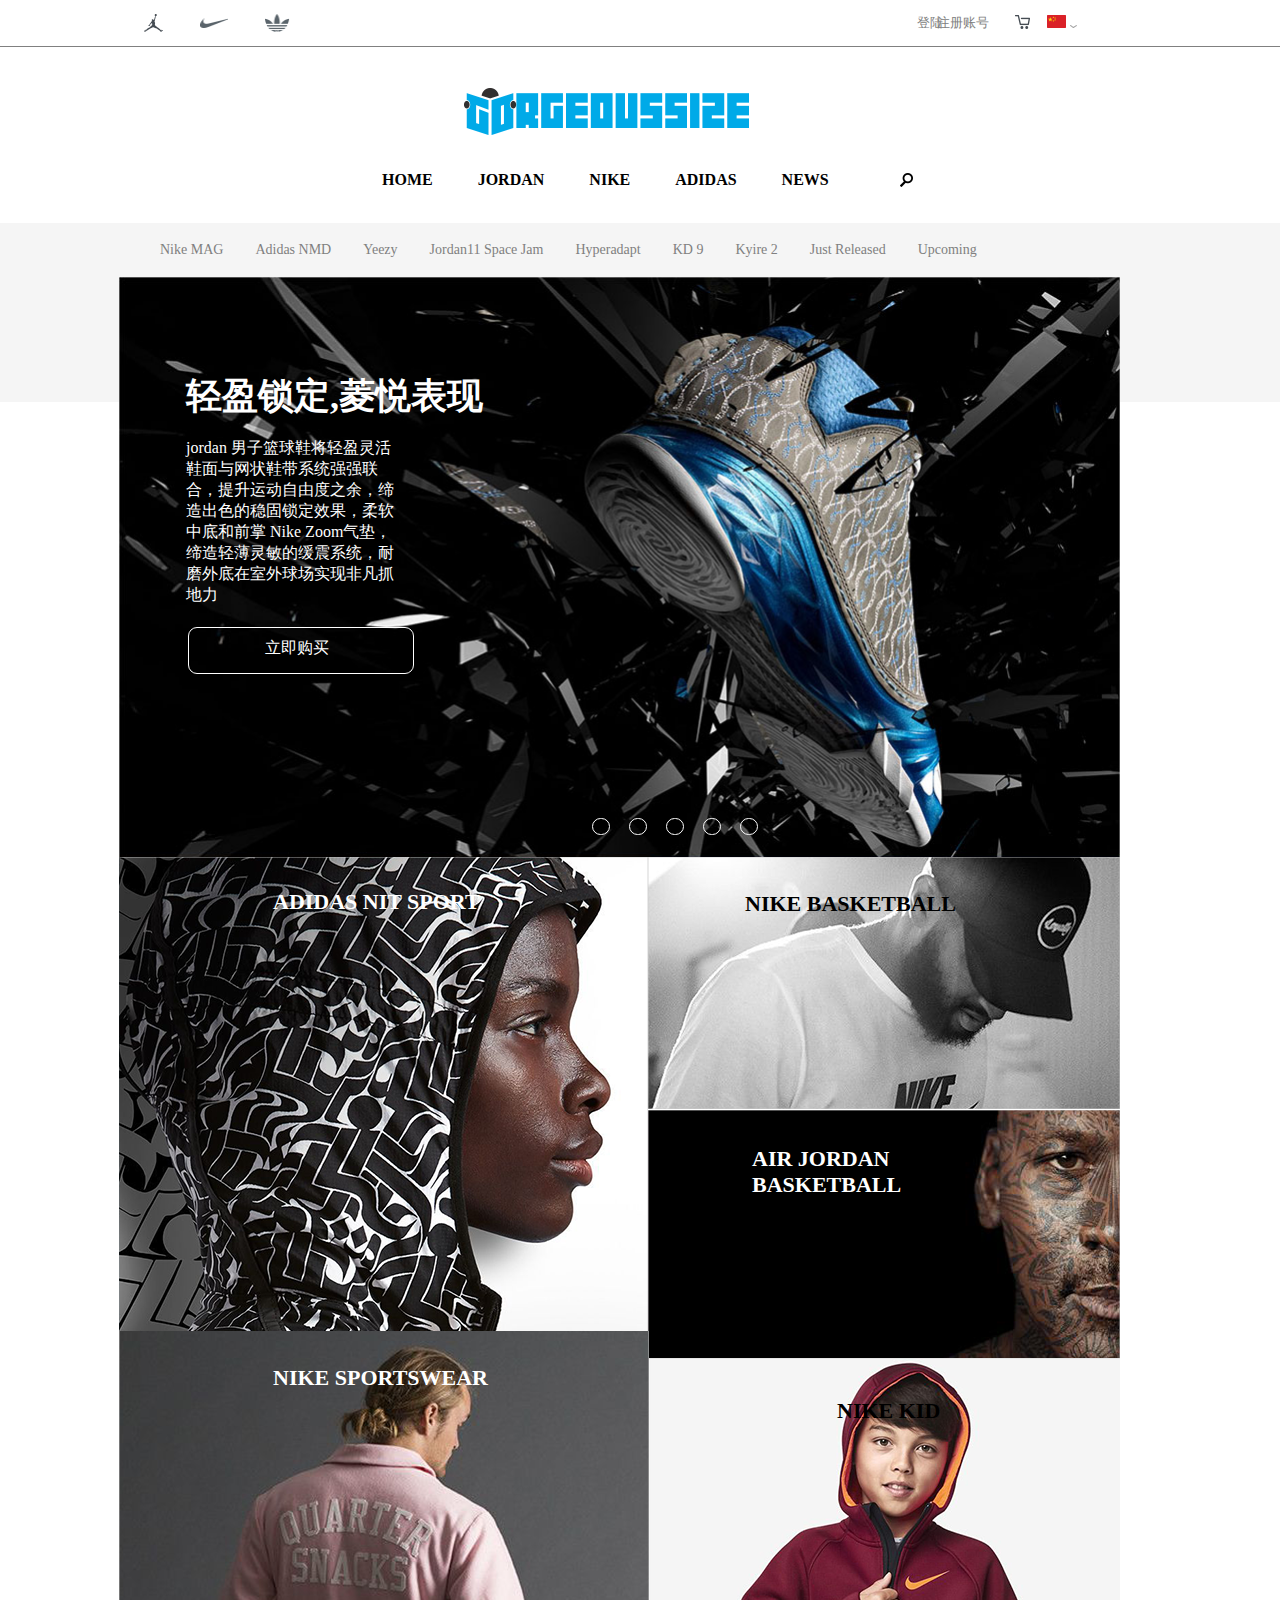
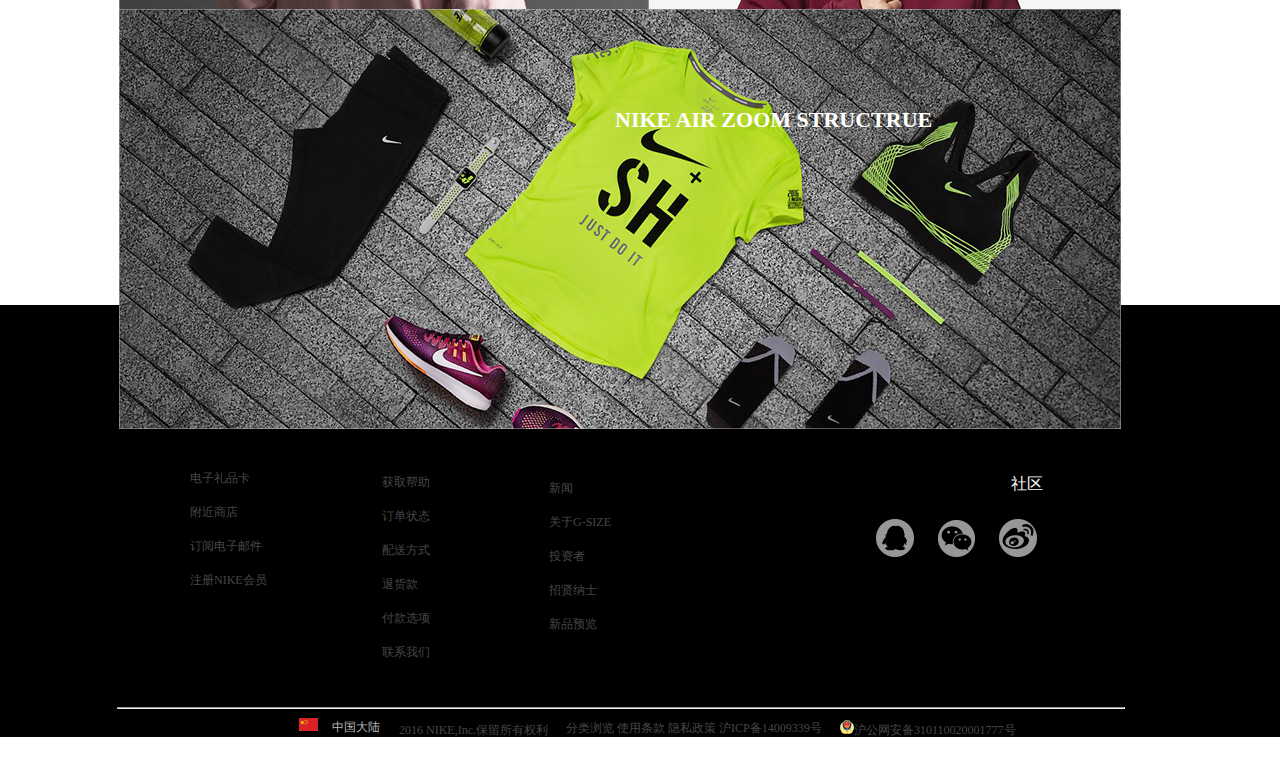
<file: html/index.html>
<!DOCTYPE html>
<html lang="en">
<head>
    <meta charset="UTF-8">
    <title>首页</title>
    <script defer src="../javascript/website.js"></script>
    <script defer src="../javascript/zhuce.js"></script>
    <script defer src="../javascript/denglu.js"></script>
    <link rel="stylesheet" href="../css/website.css">
    <link rel="stylesheet" href="../css/zhuce.css">
    <link rel="stylesheet" href="../css/denglu.css">
</head>
<body>
<div id="zdiv">
    <div id="head_div">
        <div id="headimg_div">
            <a href="gouwuList.html"><img src="../images/shouye/headimg1.png" id="headimg1"></a>
            <a href="gouwuList.html"><img src="../images/shouye/headimg2.png" id="headimg2"></a>
                <a href="gouwuList.html"><img src="../images/shouye/headimg3.png" id="headimg3"></a>
        </div>
        <div id="headright_div">
            <div id="span_div">
                <span id="dl_span">登陆</span>
                <span style="margin-left: -9px;color: gray;font-size: 13px;">/</span>
                <sapn id="zc_span">注册账号</sapn>
            </div>
            <div id="headrightimg_div">
                <a href="jiesuan.html"><img src="../images/shouye/shoppingcar.png" style="cursor: pointer;"></a>

                <li style="list-style-type: none;"  id="jiantouimg"> <img src="../images/shouye/china.png" id="china1">
                    <img src="../images/shouye/jiantou.png" id="jt">
                    <ul id="guoqi">
                        <li ><img class="gq_li" src="../images/shouye/guoqi1.png"></li>
                        <li><img  class="gq_li" src="../images/shouye/guoqi2.png"></li>
                        <li><img  class="gq_li" src="../images/shouye/guoqi3.png"></li>
                    </ul>
                </li>

            </div>

        </div>
    </div>
    <div id="logoimg_div">
        <img src="../images/shouye/Logo.png" id="logoimg">
    </div>
    <div id="title_div">
        <ul>
            <b>
                <li><a href="gouwuList.html" id="home">HOME</a></li>
            </b>

            <b>
               <li><a href="gouwuList.html" id="jordan">JORDAN</a></li>
            </b>
            <b>
               <li><a href="gouwuList.html" id="nike">NIKE</a></li>
            </b>
            <b>
                <li><a href="gouwuList.html" id="adidas">ADIDAS</a></li>
            </b>
            <b>
                <li><a href="gouwuList.html" id="news">NEWS</a></li>
            </b>
        </ul>
        <img src="../images/shouye/sousuo.png" id="sousuoimg">
        <img src="../images/shouye/sousuochange.png" id="sousuochangeimg">
        <img src="../images/shouye/underline.png" id="underline1">
        <img src="../images/shouye/underline.png" id="underline2">
        <img src="../images/shouye/underline.png" id="underline3">
        <img src="../images/shouye/underline.png" id="underline4">
        <img src="../images/shouye/underline.png" id="underline5">
    </div>
    <div id="list_div">
        <div id="menu_div">
            <ul id="menu_ul">
                <li><a href="#">Nike MAG</a></li>
                <li><a href="#">Adidas NMD</a></li>
                <li><a href="#"> Yeezy</a></li>
                <li><a href="#">Jordan11 Space Jam</a></li>
                <li><a href="#">Hyperadapt</a></li>
                <li><a href="#">KD 9</a></li>
                <li><a href="#">Kyire 2</a></li>
                <li><a href="#">Just Released</a></li>
                <li><a href="#">Upcoming</a></li>
            </ul>
        </div>
        <div id="input_div">
            <input type="text">
          <span>请输入商品信息  |</span>
        </div>
    </div>
    <div id="xianshi_div">
        <div class="myImg"><a href=""><img src="../images/shouye/shouye1.png" id="tuPian"></a></div>
        <div class="mdiv">
            <div class="myDiv"></div>
            <div class="myDiv"></div>
            <div class="myDiv"></div>
            <div class="myDiv"></div>
            <div class="myDiv"></div>
        </div>
        <b><span style="color: white;font-family: fantasy;font-size: 36px;font-family: 微软雅黑;">轻盈锁定,菱悦表现</span></b>
        <div id="text_div">
            <p>jordan 男子篮球鞋将轻盈灵活鞋面与网状鞋带系统强强联合，提升运动自由度之余，缔造出色的稳固锁定效果，柔软中底和前掌 Nike Zoom气垫，缔造轻薄灵敏的缓震系统，耐磨外底在室外球场实现非凡抓地力</p>
        </div>
        <div id="goumai_div">
            <a href="webDetail.html"><span>立即购买</span></a>

        </div>
    </div>
    <div id="shouye_div">
        <div id="shouyeimg_div">
            <div id="syimg_div">
                <img src="../images/shouye/shouye2.png" id="shouye2">
                <b>
                    <sapn style="position: absolute;top: 889px;color: white;left: 273px;font-size: 22px; font-family: 微软雅黑;">ADIDAS NIT
                        SPORT
                    </sapn>
                </b>
                <div id="goumai1_div">
                    <a href="webDetail.html"><span>立即购买</span></a>
                </div>
                <div id="opacity1"></div>
            </div>
            <div id="syimg1_div">
                <img src="../images/shouye/shouye3.png" id="shouye3">
                <img src="../images/shouye/shouye4.png" style="margin-top: -3px;" id="shouye4">
                <b><span
                        style="position: absolute;top: 891px;color: black;left: 745px;font-size: 22px; font-family: 微软雅黑;">NIKE BASKETBALL</span></b>
                <b>
                    <div style="position: absolute;top: 1146px;color: white;font-size: 22px;    width: 149px;height: 52px;left: 845px;">
                        <a href="gouwuList.html" style="color: white; font-family: 微软雅黑;position: absolute;left: -93px;">AIR JORDAN BASKETBALL</a>
                    </div>
                </b>
                <div id="goumai2_div">
                    <a href="webDetail.html"><span>立即购买</span></a>
                </div>
                <div id="goumai3_div">
                    <a href="webDetail.html"><span>立即购买</span></a>
                </div>
                <div id="opacity2"></div>
                <div id="opacity3"></div>
            </div>
            <div id="syimg2_div">
                <img src="../images/shouye/shouye5.png" id="shouye5">
                <b>
                    <sapn style="position: absolute;top: 1365px;color: white;left: 273px;font-size: 22px; font-family: 微软雅黑;">NIKE
                        SPORTSWEAR
                    </sapn>
                </b>
                <div id="goumai4_div">
                    <a href="webDetail.html"><span>立即购买</span></a>
                </div>
                <div id="opacity4"></div>
            </div>
            <div id="syimg3_div">
                <img src="../images/shouye/shouye6.png" id="shouye6">
                <b><span style="font-size: 22px;position: absolute;top: 1398px;left: 837px; font-family: 微软雅黑;">NIKE KID</span></b>
                <div id="goumai5_div">
                    <a href="webDetail.html"><span>立即购买</span></a>
                </div>
                <div id="opacity5"></div>
            </div>

        </div>
        <div id="syendimg_div">
            <img src="../images/shouye/shouye7.png" id="shouye7">
            <b><span style="position: absolute;font-size: 22px;top: 1707px;color: white;left: 615px; font-family: 微软雅黑;">NIKE AIR ZOOM STRUCTRUE</span></b>
            <div id="goumai6_div">
                <a href="webDetail.html"><span>立即购买</span></a>
            </div>
            <div id="opacity6"></div>
        </div>
    </div>
    <div id="end_div">
        <ul id="end_ul">
            <li><a href="#">电子礼品卡</a></li>
            <li><a href="#">附近商店</a></li>
            <li><a href="#">订阅电子邮件</a></li>
            <li><a href="#">注册NIKE会员</a></li>
        </ul>
        <ul id="end_ul1">
            <li><a href="#">获取帮助</a></li>
            <li><a href="#">订单状态</a></li>
            <li><a href="#">配送方式</a></li>
            <li><a href="#">退货款</a></li>
            <li><a href="#">付款选项</a></li>
            <li><a href="#">联系我们</a></li>
        </ul>
        <ul id="end_ul2">
            <li><a href="#">新闻</a></li>
            <li><a href="#">关于G-SIZE</a></li>
            <li><a href="#">投资者</a></li>
            <li><a href="#">招贤纳士</a></li>
            <li><a href="#">新品预览</a></li>
        </ul>
        <div id="shequ_div">
            <span>社区</span>
            <div id="endLogo_div">
                <img src="../images/shouye/QQlogo.png">
                <img src="../images/shouye/WXlogo.png">
                <img src="../images/shouye/XLlogo.png">
            </div>
        </div>
        <hr style="width: 1006px;margin-top: 147px;">
        <div id="bottom_div">
            <img src="../images/shouye/china.png">
            <span style="font-size: 12px;padding-left: 10px;color: rgb(185, 185, 185);font-family: 微软雅黑;">中国大陆</span>
            <ul>
                <li id="bottom_li">2016 NIKE,Inc.保留所有权利</li>
                <li id="bottom_li1">分类浏览 使用条款 隐私政策 沪ICP备14009339号</li>
                <li id="bottom_li2"><img src="../images/shouye/guohui.png">沪公网安备310110020001777号
                </li>
            </ul>
        </div>
    </div>
</div>
<div id="z_div"></div>
<div id="zc_div">
   <div id="zcHead_div">
       <img src="../images/shouye/Logo.png" id="zcLogoimg">
       <b><span>注册成为GSIZE会员</span></b>
   </div>
    <div id="zcMsg_div">
        <input type="text" placeholder="电子邮件" id="email">
        <input type="text" placeholder="密码" id="password">
        <input type="text" placeholder="姓氏" id="name">
        <input type="text" placeholder="名字" id="name1">
        <input type="text" placeholder="出生日期" id="birth">
        <input type="text" placeholder="中国" id="china">
        <input type="text" placeholder="电话号码" id="telnumber">
        <input type="button"  id="sex_male" value="男">
        <input type="button"  id="sex_female" value="女">
        <img src="../images/shouye/jiantou.png" id="zcjiantouimg">
    </div>
    <div id="zcItem">
        <input type="checkbox" value="注册接受电子邮件，掌握素有GSIZE最新动态">
        <span id="zcItem_span">注册接受电子邮件，掌握素有GSIZE最新动态</span><br>
        <span id="zcItem_span1">一旦登录，即表明你同意GSIZE的<a href="#">隐私政策</a>和<a href="#">使用条款</a></span>
    </div>
    <div id="btn_div">
      <span>登录账户</span>
    </div>
    <div id="zcEnd_div">
        <span>已经是会员?<a href="denglu.html">立即登录</a></span>
    </div>
    <img src="../images/shouye/dianji.png" id="zc_Dianji">
</div>
<div id="dl_div">
    <div id="dlHead_div">
        <img src="../images/shouye/Logo.png" id="dlLogoimg">
        <b><span>注册成为GSIZE会员</span></b>
    </div>
    <div id="dlMsg">
        <input type="text" placeholder="电子邮件" id="dl_email">
        <input type="text" placeholder="密码" id="dl_password">
        <input type="checkbox" style="margin-top: 6px;">
        <span>保持登录状态</span>
        <a href="#">忘记密码?</a>
    </div>
    <div id="dlItem">
        <span id="dlItem_span">一旦登录，即表明你同意GSIZE的<a href="#">隐私政策</a>和<a href="#">使用条款</a></span>
    </div>
    <div id="dlbtn_div">
        <span>登录账户</span>
    </div>
    <div id="create_div">
        <a href="zhuce.html"><span>创建账户</span></a>
    </div>
    <img src="../images/shouye/dianji.png" id="dl_Dianji">
</div>
</body>
</html>
</file>
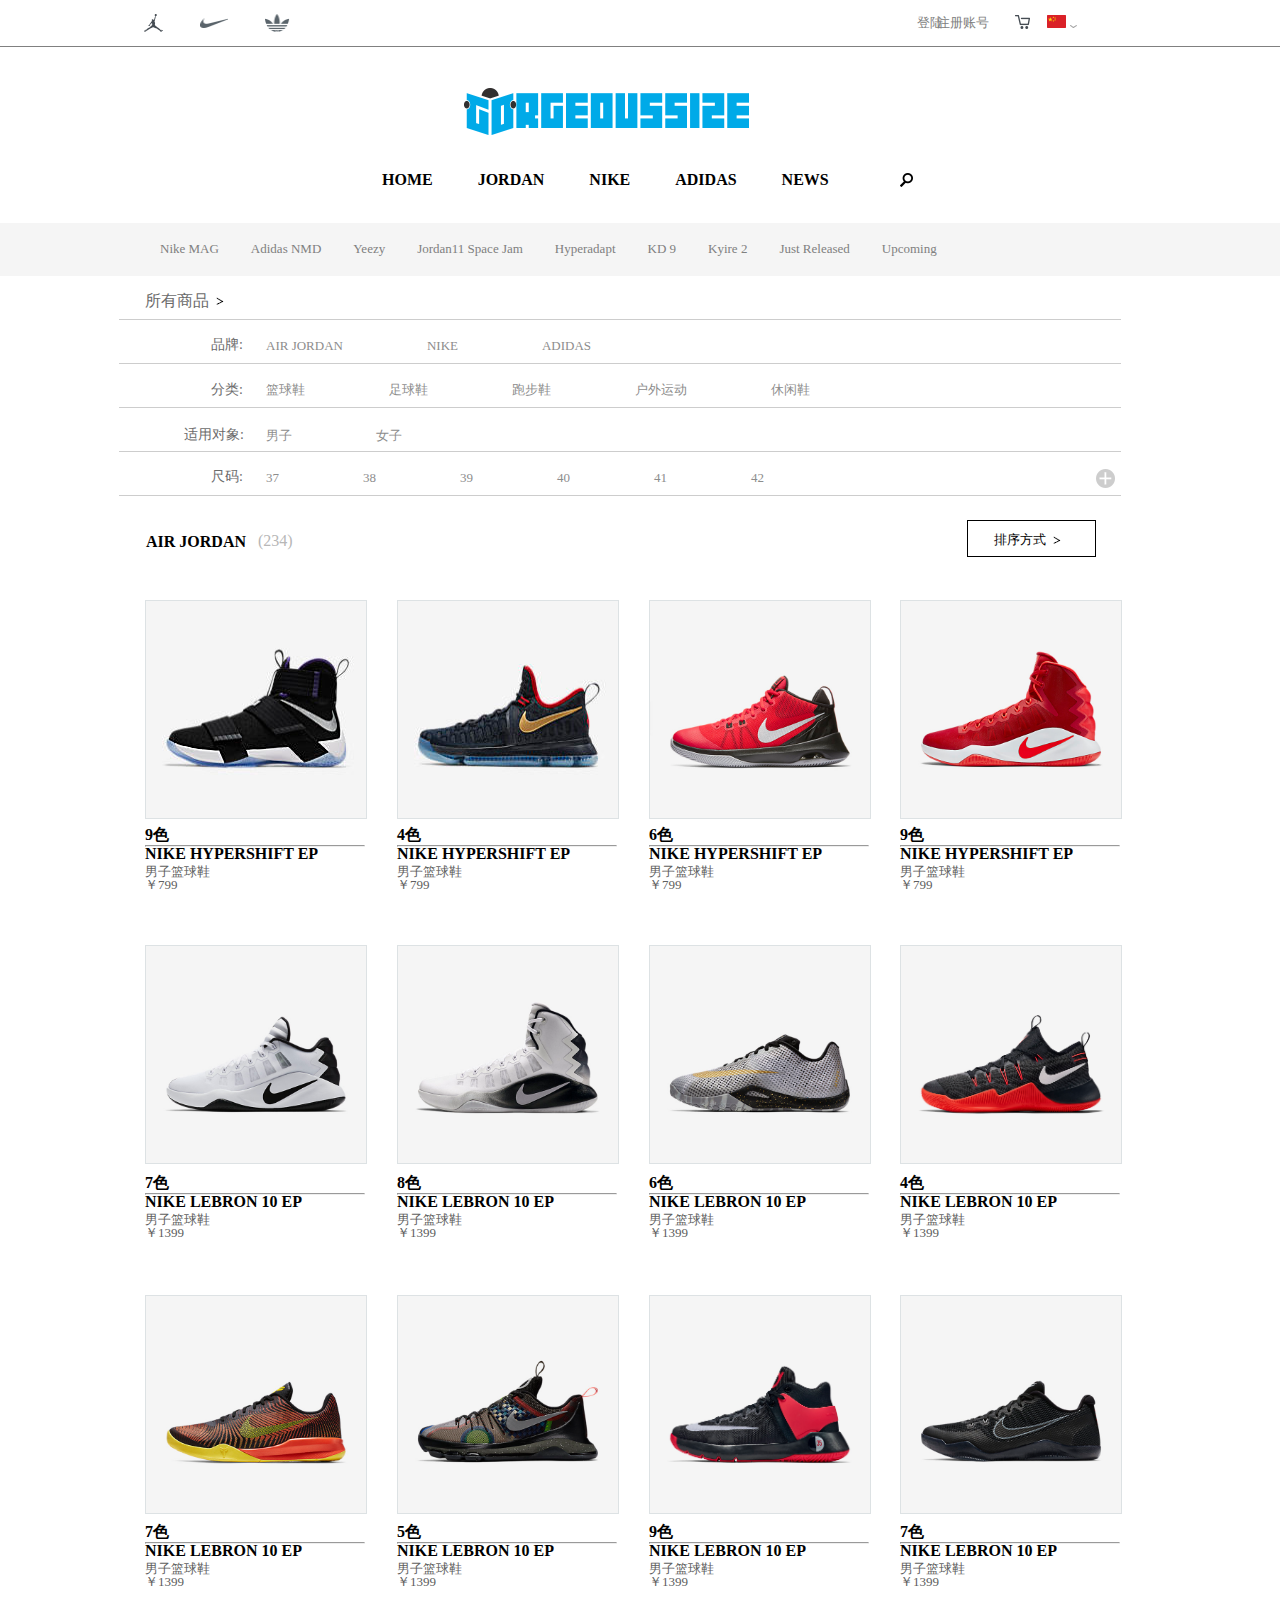
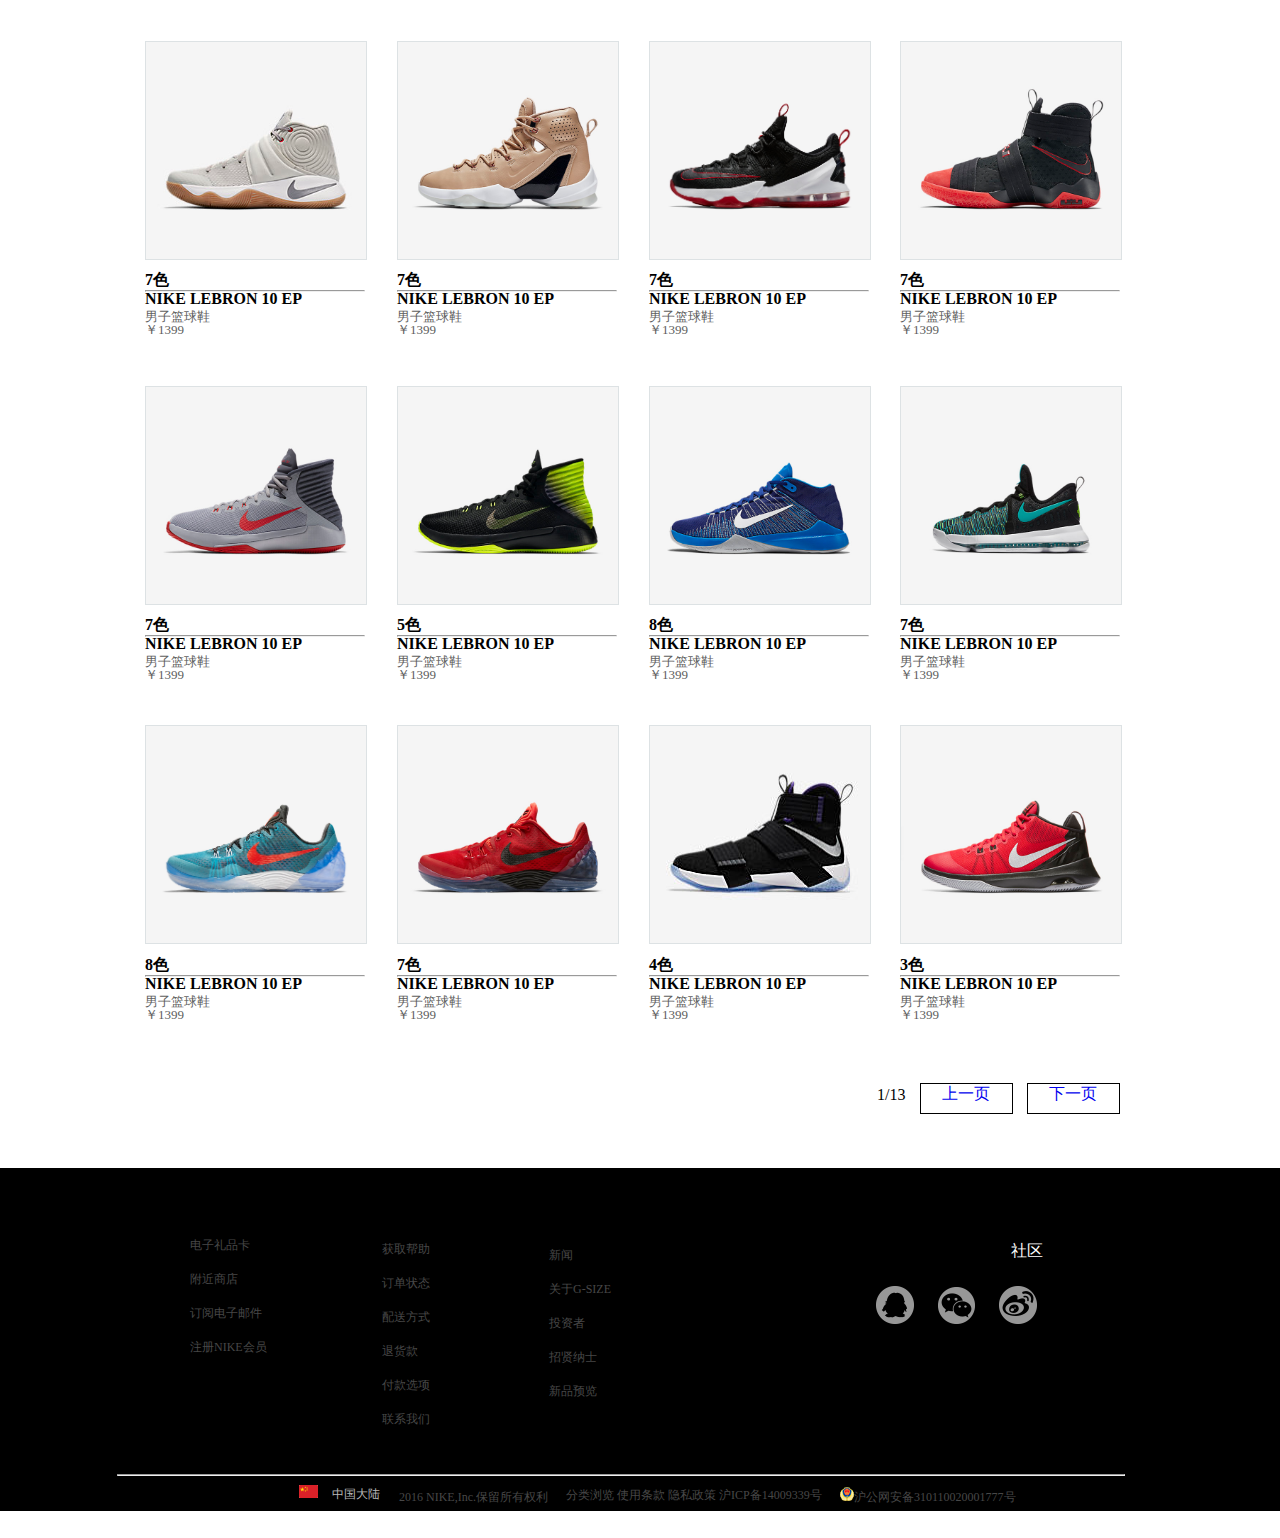
<file: html/gouwuList.html>
<!DOCTYPE html>
<html lang="en">
<head>
    <meta charset="UTF-8">
    <title>商品信息</title>
    <script defer src="../javascript/gouwuList.js"></script>
    <link rel="stylesheet" href="../css/gouwuList.css">
    <link rel="stylesheet" href="../css/zhuce.css">
    <link rel="stylesheet" href="../css/denglu.css">
    <script defer src="../javascript/denglu.js"></script>
    <script defer src="../javascript/zhuce.js"></script>
</head>
<body>
<div id="Zdiv">
    <div id="head_div">
        <div id="headimg_div">
            <img src="../images/shouye/headimg1.png" id="headimg1">
            <img src="../images/shouye/headimg2.png" id="headimg2">
            <img src="../images/shouye/headimg3.png" id="headimg3">
        </div>
        <div id="headright_div">
            <div id="span_div">
                <span id="dl_span">登陆</span>
                <span style="margin-left: -9px;color: gray;font-size: 13px;">/</span>
                <sapn id="zc_span">注册账号</sapn>
            </div>
            <div id="headrightimg_div">
                <a href="jiesuan.html"><img src="../images/shouye/shoppingcar.png" style="cursor: pointer;"></a>


                <li style="list-style-type: none;"  id="jiantouimg"> <img src="../images/shouye/china.png" id="china1">
                    <img src="../images/shouye/jiantou.png" id="jt">
                    <ul id="guoqi">
                        <li ><img class="gq_li" src="../images/shouye/guoqi1.png"></li>
                        <li><img  class="gq_li" src="../images/shouye/guoqi2.png"></li>
                        <li><img  class="gq_li" src="../images/shouye/guoqi3.png"></li>
                    </ul>
                </li>

            </div>

        </div>
    </div>
    <div id="logoimg_div">
        <img src="../images/shouye/Logo.png" id="logoimg">
    </div>

    <div id="title_div">
        <ul>
            <b>
                <li><a href="index.html" id="home">HOME</a></li>
            </b>

            <b>
                <li><a href="index.html" id="jordan">JORDAN</a></li>
            </b>
            <b>
                <li><a href="index.html" id="nike">NIKE</a></li>
            </b>
            <b>
                <li><a href="index.html" id="adidas">ADIDAS</a></li>
            </b>
            <b>
                <li><a href="index.html" id="news">NEWS</a></li>
            </b>
        </ul>
        <img src="../images/shouye/sousuo.png" id="sousuoimg">
        <img src="../images/shouye/sousuochange.png" id="sousuochangeimg">
        <img src="../images/shouye/underline.png" id="underline1">
        <img src="../images/shouye/underline.png" id="underline2">
        <img src="../images/shouye/underline.png" id="underline3">
        <img src="../images/shouye/underline.png" id="underline4">
        <img src="../images/shouye/underline.png" id="underline5">
    </div>
    <div id="list_div">
        <div id="menu_div">
            <ul id="menu_ul">
                <li><a href="#">Nike MAG</a></li>
                <li><a href="#">Adidas NMD</a></li>
                <li><a href="#"> Yeezy</a></li>
                <li><a href="#">Jordan11 Space Jam</a></li>
                <li><a href="#">Hyperadapt</a></li>
                <li><a href="#">KD 9</a></li>
                <li><a href="#">Kyire 2</a></li>
                <li><a href="#">Just Released</a></li>
                <li><a href="#">Upcoming</a></li>
            </ul>
        </div>
        <div id="input_div">
            <input type="text">
            <span>请输入商品信息  |</span>
        </div>
    </div>

    <div id="shangpinMsg_div">
        <div>
            <span id="allGoods_span">所有商品</span>
            <img src="../images/shouye/yjiantou.png" id="yjt">
        </div>
        <div id="brand_div">
            <span id="Brand_span">品牌:</span>
            <ul>
                <li><a href="">AIR JORDAN</a></li>
                <li><a href="">NIKE</a></li>
                <li><a href="">ADIDAS</a></li>
            </ul>
        </div>
        <div id="class_div">
            <span id="Class_span">分类:</span>
            <ul>
                <li><a href="">篮球鞋</a></li>
                <li><a href="">足球鞋</a></li>
                <li><a href="">跑步鞋</a></li>
                <li><a href="">户外运动</a></li>
                <li><a href="">休闲鞋</a></li>
            </ul>
        </div>
        <div id="appobj_div">
            <span id="Appobj_span">适用对象:</span>
            <ul>
                <li><a href="">男子</a></li>
                <li><a href="">女子</a></li>
            </ul>
        </div>
        <div id="size_div">
            <span id="Size_span">尺码:</span>
            <ul>
                <li><a href="">37</a></li>
                <li><a href="">38</a></li>
                <li><a href="">39</a></li>
                <li><a href="">40</a></li>
                <li><a href="">41</a></li>
                <li><a href="">42</a></li>
            </ul>
            <img src="../images/shouye/jiahao.png">
        </div>
    </div>
    <div id="shangpinList_div">
        <div id="AIRbranch_div">
            <b><span class="AIR_span">AIR JORDAN</span></b>
            <span id="num_span">(234)</span>
            <div id="ArrMode_div">
                <span>排序方式</span>
                <img src="../images/shouye/yjiantou.png">
            </div>
        </div>
        <div id="disShoes_div">
            <div id="shoes1_div">
                <a href="webDetail.html"><img src="../images/shoes/desShoes.jpg"></a>
            </div>

            <div id="des_div">
                <b><span style="font-family: 微软雅黑;">9色</span></b>
                <hr style="margin-top: -1px;}">
                <b><span class="des">NIKE HYPERSHIFT EP</span></b>
                <span class="shoe">男子篮球鞋</span>
                <span class="price">￥799</span>
            </div>

            <div id="shoes2_div">
                <img src="../images/shoes/desShoes1.jpg">
            </div>

            <div id="des1_div">
                <b><span style="font-family: 微软雅黑;">4色</span></b>
                <hr style="margin-top: -1px;">
                <b><span  class="des">NIKE HYPERSHIFT EP</span></b>
                <span class="shoe">男子篮球鞋</span>
                <span class="price">￥799</span>
            </div>

            <div id="shoes3_div">
                <img src="../images/shoes/desShoes2.jpg">
            </div>

            <div id="des2_div">
                <b><span style="font-family: 微软雅黑;">6色</span></b>
                <hr style="margin-top: -1px;}">
                <b><span  class="des">NIKE HYPERSHIFT EP</span></b>
                <span class="shoe">男子篮球鞋</span>
                <span class="price">￥799</span>
            </div>

            <div id="shoes4_div">
                <img src="../images/shoes/desShoes3.jpg">
            </div>

            <div id="des3_div">
                <b><span style="font-family: 微软雅黑;">9色</span></b>
                <hr style="margin-top: -1px;}">
                <b><span  class="des">NIKE HYPERSHIFT EP</span></b>
                <span class="shoe">男子篮球鞋</span>
                <span class="price">￥799</span>
            </div>

            <div id="shoes5_div">
                <img src="../images/shoes/desShoes4.jpg">
            </div>

            <div id="des4_div">
                <b><span style="font-family: 微软雅黑;">7色</span></b>
                <hr style="margin-top: -1px;}">
                <b><span  class="des">NIKE LEBRON 10 EP</span></b>
                <span class="shoe">男子篮球鞋</span>
                <span class="price">￥1399</span>
            </div>

            <div id="shoes6_div">
                <img src="../images/shoes/desShoes5.jpg">
            </div>

            <div id="des5_div">
                <b><span style="font-family: 微软雅黑;">8色</span></b>
                <hr style="margin-top: -1px;}">
                <b><span  class="des">NIKE LEBRON 10 EP</span></b>
                <span class="shoe">男子篮球鞋</span>
                <span class="price">￥1399</span>
            </div>

            <div id="shoes7_div">
                <img src="../images/shoes/desShoes6.jpg">
            </div>

            <div id="des6_div">
                <b><span style="font-family: 微软雅黑;">6色</span></b>
                <hr style="margin-top: -1px;}">
                <b><span  class="des">NIKE LEBRON 10 EP</span></b>
                <span class="shoe">男子篮球鞋</span>
                <span class="price">￥1399</span>
            </div>


            <div id="shoes8_div">
                <img src="../images/shoes/desShoes7.jpg">
            </div>

            <div id="des7_div">
                <b><span style="font-family: 微软雅黑;">4色</span></b>
                <hr style="margin-top: -1px;}">
                <b><span class="des">NIKE LEBRON 10 EP</span></b>
                <span class="shoe">男子篮球鞋</span>
                <span class="price">￥1399</span>
            </div>

            <div id="shoes9_div">
                <img src="../images/shoes/desShoes8.jpg">
            </div>

            <div id="des8_div">
                <b><span style="font-family: 微软雅黑;">7色</span></b>
                <hr style="margin-top: -1px;}">
                <b><span class="des">NIKE LEBRON 10 EP</span></b>
                <span class="shoe">男子篮球鞋</span>
                <span class="price">￥1399</span>
            </div>

            <div id="shoes10_div">
                <img src="../images/shoes/desShoes9.jpg">
            </div>

            <div id="des9_div">
                <b><span style="font-family: 微软雅黑;">5色</span></b>
                <hr style="margin-top: -1px;}">
                <b><span class="des">NIKE LEBRON 10 EP</span></b>
                <span class="shoe">男子篮球鞋</span>
                <span class="price">￥1399</span>
            </div>

            <div id="shoes11_div">
                <img src="../images/shoes/desShoes10.jpg">
            </div>

            <div id="des10_div">
                <b><span style="font-family: 微软雅黑;">9色</span></b>
                <hr style="margin-top: -1px;}">
                <b><span class="des">NIKE LEBRON 10 EP</span></b>
                <span class="shoe">男子篮球鞋</span>
                <span class="price">￥1399</span>
            </div>

            <div id="shoes12_div">
                <img src="../images/shoes/desShoes11.jpg">
            </div>

            <div id="des11_div">
            <b><span style="font-family: 微软雅黑;">7色</span></b>
            <hr style="margin-top: -1px;}">
            <b><span class="des">NIKE LEBRON 10 EP</span></b>
            <span class="shoe">男子篮球鞋</span>
            <span class="price">￥1399</span>
        </div>

            <div id="shoes13_div">
                <img src="../images/shoes/desShoes12.jpg">
            </div>

            <div id="des12_div">
                <b><span style="font-family: 微软雅黑;">7色</span></b>
                <hr style="margin-top: -1px;}">
                <b><span class="des">NIKE LEBRON 10 EP</span></b>
                <span  class="shoe">男子篮球鞋</span>
                <span class="price">￥1399</span>
            </div>

            <div id="shoes14_div">
                <img src="../images/shoes/desShoes13.jpg">
            </div>

            <div id="des13_div">
                <b><span style="font-family: 微软雅黑;">7色</span></b>
                <hr style="margin-top: -1px;}">
                <b><span  class="des">NIKE LEBRON 10 EP</span></b>
                <span class="shoe">男子篮球鞋</span>
                <span class="price">￥1399</span>
            </div>

            <div id="shoes15_div">
                <img src="../images/shoes/desShoes14.jpg">
            </div>

            <div id="des14_div">
                <b><span style="font-family: 微软雅黑;">7色</span></b>
                <hr style="margin-top: -1px;}">
                <b><span class="des">NIKE LEBRON 10 EP</span></b>
                <span class="shoe">男子篮球鞋</span>
                <span class="price">￥1399</span>
            </div>

            <div id="shoes16_div">
                <img src="../images/shoes/desShoes15.jpg">
            </div>

            <div id="des15_div">
                <b><span style="font-family: 微软雅黑;">7色</span></b>
                <hr style="margin-top: -1px;}">
                <b><span class="des">NIKE LEBRON 10 EP</span></b>
                <span class="shoe">男子篮球鞋</span>
                <span class="price">￥1399</span>
            </div>

            <div id="shoes17_div">
                <img src="../images/shoes/desShoes16.jpg">
            </div>

            <div id="des16_div">
                <b><span style="font-family: 微软雅黑;">7色</span></b>
                <hr style="margin-top: -1px;}">
                <b><span class="des">NIKE LEBRON 10 EP</span></b>
                <span  class="shoe">男子篮球鞋</span>
                <span  class="price">￥1399</span>
            </div>

            <div id="shoes18_div">
                <img src="../images/shoes/desShoes17.jpg">
            </div>

            <div id="des17_div">
                <b><span style="font-family: 微软雅黑;">5色</span></b>
                <hr style="margin-top: -1px;}">
                <b><span class="des">NIKE LEBRON 10 EP</span></b>
                <span class="shoe">男子篮球鞋</span>
                <span class="price">￥1399</span>
            </div>

            <div id="shoes19_div">
                <img src="../images/shoes/desShoes18.jpg">
            </div>

            <div id="des18_div">
            <b><span style="font-family: 微软雅黑;">8色</span></b>
            <hr style="margin-top: -1px;}">
            <b><span class="des">NIKE LEBRON 10 EP</span></b>
            <span class="shoe">男子篮球鞋</span>
            <span class="price">￥1399</span>
        </div>

            <div id="shoes20_div">
                <img src="../images/shoes/desShoes19.jpg">
            </div>

            <div id="des19_div">
                <b><span style="font-family: 微软雅黑;">7色</span></b>
                <hr style="margin-top: -1px;}">
                <b><span class="des">NIKE LEBRON 10 EP</span></b>
                <span class="shoe">男子篮球鞋</span>
                <span class="price">￥1399</span>
            </div>

            <div id="shoes21_div">
                <img src="../images/shoes/desShoes20.jpg">
            </div>

            <div id="des20_div">
                <b><span style="font-family: 微软雅黑;">8色</span></b>
                <hr style="margin-top: -1px;}">
                <b><span  class="des">NIKE LEBRON 10 EP</span></b>
                <span class="shoe">男子篮球鞋</span>
                <span class="price">￥1399</span>
            </div>

            <div id="shoes22_div">
                <img src="../images/shoes/desShoes21.jpg">
            </div>

            <div id="des21_div">
                <b><span style="font-family: 微软雅黑;">7色</span></b>
                <hr style="margin-top: -1px;}">
                <b><span class="des">NIKE LEBRON 10 EP</span></b>
                <span class="shoe">男子篮球鞋</span>
                <span class="price">￥1399</span>
            </div>

            <div id="shoes23_div">
                <img src="../images/shoes/desShoes.jpg">
            </div>
            <div id="des22_div">
                <b><span style="font-family: 微软雅黑;">4色</span></b>
                <hr style="margin-top: -1px;}">
                <b><span class="des">NIKE LEBRON 10 EP</span></b>
                <span class="shoe">男子篮球鞋</span>
                <span class="price">￥1399</span>
            </div>

            <div id="shoes24_div">
                <img src="../images/shoes/desShoes2.jpg">
            </div>

            <div id="des23_div">
                <b><span style="font-family: 微软雅黑;">3色</span></b>
                <hr style="margin-top: -1px;}">
                <b><span class="des">NIKE LEBRON 10 EP</span></b>
                <span class="shoe">男子篮球鞋</span>
                <span class="price">￥1399</span>
            </div>
            <div id="yeshu_div">
                <span style="position: absolute;top: 2686px;font-family: 微软雅黑;"><span id="one">1</span>/13</span>
                <div id="shangyiye">
                    <a href="#shangpinList_div"><span style="margin-left: 21px;position: absolute;font-family: 微软雅黑;" id="s_href">上一页</span></a>
                </div>
                <div id="xiayiye">
                    <a href="#shangpinList_div" id="x_href"><span style="margin-left: 21px;position: absolute;font-family: 微软雅黑;">下一页</span></a>
                </div>
            </div>
        </div>
    </div>

    <div id="end_div">
        <ul id="end_ul">
            <li><a href="#">电子礼品卡</a></li>
            <li><a href="#">附近商店</a></li>
            <li><a href="#">订阅电子邮件</a></li>
            <li><a href="#">注册NIKE会员</a></li>
        </ul>
        <ul id="end_ul1">
            <li><a href="#">获取帮助</a></li>
            <li><a href="#">订单状态</a></li>
            <li><a href="#">配送方式</a></li>
            <li><a href="#">退货款</a></li>
            <li><a href="#">付款选项</a></li>
            <li><a href="#">联系我们</a></li>
        </ul>
        <ul id="end_ul2">
            <li><a href="#">新闻</a></li>
            <li><a href="#">关于G-SIZE</a></li>
            <li><a href="#">投资者</a></li>
            <li><a href="#">招贤纳士</a></li>
            <li><a href="#">新品预览</a></li>
        </ul>
        <div id="shequ_div">
            <span>社区</span>
            <div id="endLogo_div">
                <img src="../images/shouye/QQlogo.png">
                <img src="../images/shouye/WXlogo.png">
                <img src="../images/shouye/XLlogo.png">
            </div>
        </div>
        <hr style="width: 1006px;margin-top: 147px;">
        <div id="bottom_div">
            <img src="../images/shouye/china.png">
            <span style="font-size: 12px;padding-left: 10px;color: rgb(185, 185, 185);">中国大陆</span>
            <ul>
                <li id="bottom_li">2016 NIKE,Inc.保留所有权利</li>
                <li id="bottom_li1">分类浏览 使用条款 隐私政策 沪ICP备14009339号</li>
                <li id="bottom_li2"><img src="../images/shouye/guohui.png">沪公网安备310110020001777号
                </li>
            </ul>
        </div>
    </div>
</div>
<div id="z_div"></div>
<div id="zc_div">
    <div id="zcHead_div">
        <img src="../images/shouye/Logo.png" id="zcLogoimg">
        <b><span>注册成为GSIZE会员</span></b>
    </div>
    <div id="zcMsg_div">
        <input type="text" value="电子邮件" id="email">
        <input type="text" value="密码" id="password">
        <input type="text" value="姓氏" id="name">
        <input type="text" value="名字" id="name1">
        <input type="text" value="出生日期" id="birth">
        <input type="text" value="中国" id="china">
        <input type="text" value="电话号码" id="telnumber">
        <input type="button" id="sex_male" value="男">
        <input type="button" id="sex_female" value="女">
        <img src="../images/shouye/jiantou.png" id="zcjiantouimg">
    </div>
    <div id="zcItem">
        <input type="checkbox" value="注册接受电子邮件，掌握素有GSIZE最新动态">
        <span id="zcItem_span">注册接受电子邮件，掌握素有GSIZE最新动态</span><br>
        <span id="zcItem_span1">一旦登录，即表明你同意GSIZE的<a href="#">隐私政策</a>和<a href="#">使用条款</a></span>
    </div>
    <div id="btn_div">
        <span>登录账户</span>
    </div>
    <div id="zcEnd_div">
        <span>已经是会员?<a href="denglu.html">立即登录</a></span>
    </div>
    <img src="../images/shouye/dianji.png" id="zc_Dianji">
</div>
<div id="dl_div">
    <div id="dlHead_div">
        <img src="../images/shouye/Logo.png" id="dlLogoimg">
        <b><span>注册成为GSIZE会员</span></b>
    </div>
    <div id="dlMsg">
        <input type="text" value="电子邮件" id="dl_email">
        <input type="text" value="密码" id="dl_password">
        <input type="checkbox" style="margin-top: 6px;">
        <span>保持登录状态</span>
        <a href="#">忘记密码?</a>
    </div>
    <div id="dlItem">
        <span id="dlItem_span">一旦登录，即表明你同意GSIZE的<a href="#">隐私政策</a>和<a href="#">使用条款</a></span>
    </div>
    <div id="dlbtn_div">
        <span>登录账户</span>
    </div>
    <div id="create_div">
        <a href="zhuce.html"><span>创建账户</span></a>
    </div>
    <img src="../images/shouye/dianji.png" id="dl_Dianji">
</div>
</body>
</html>
</file>
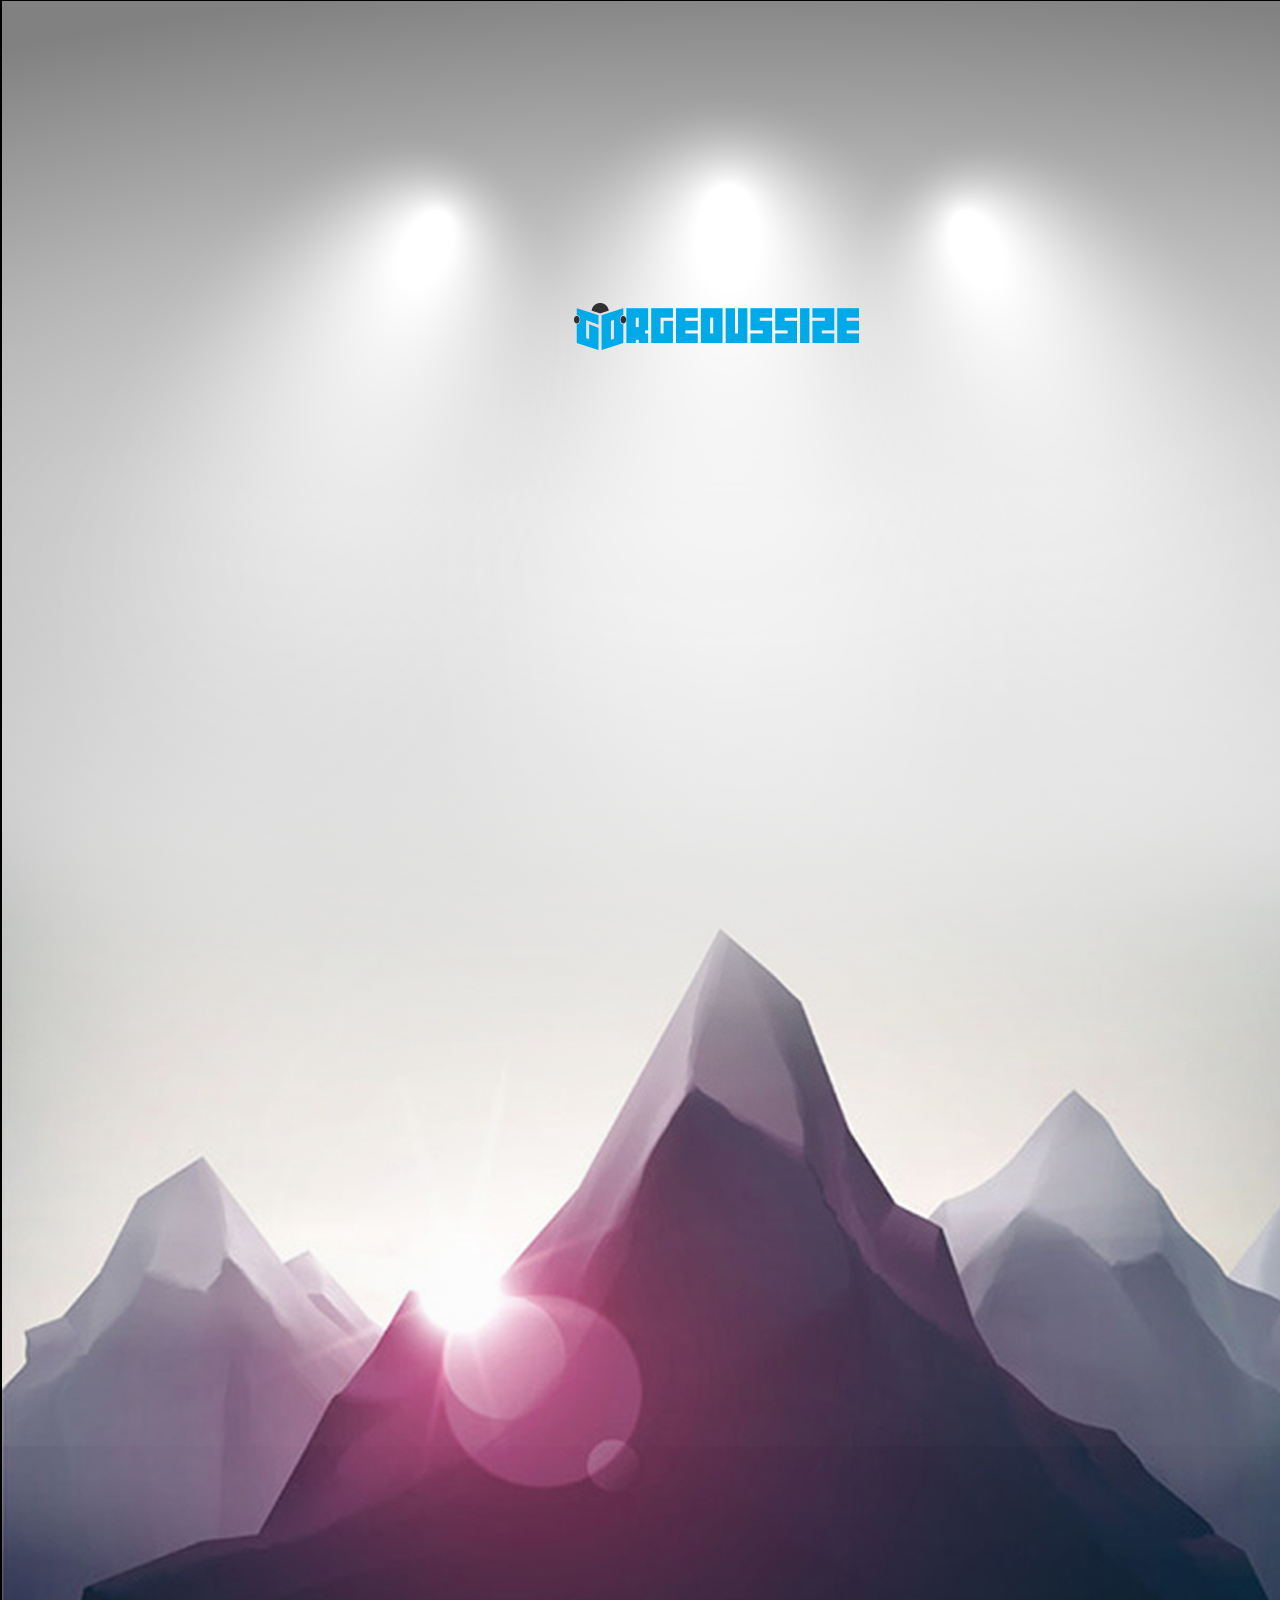
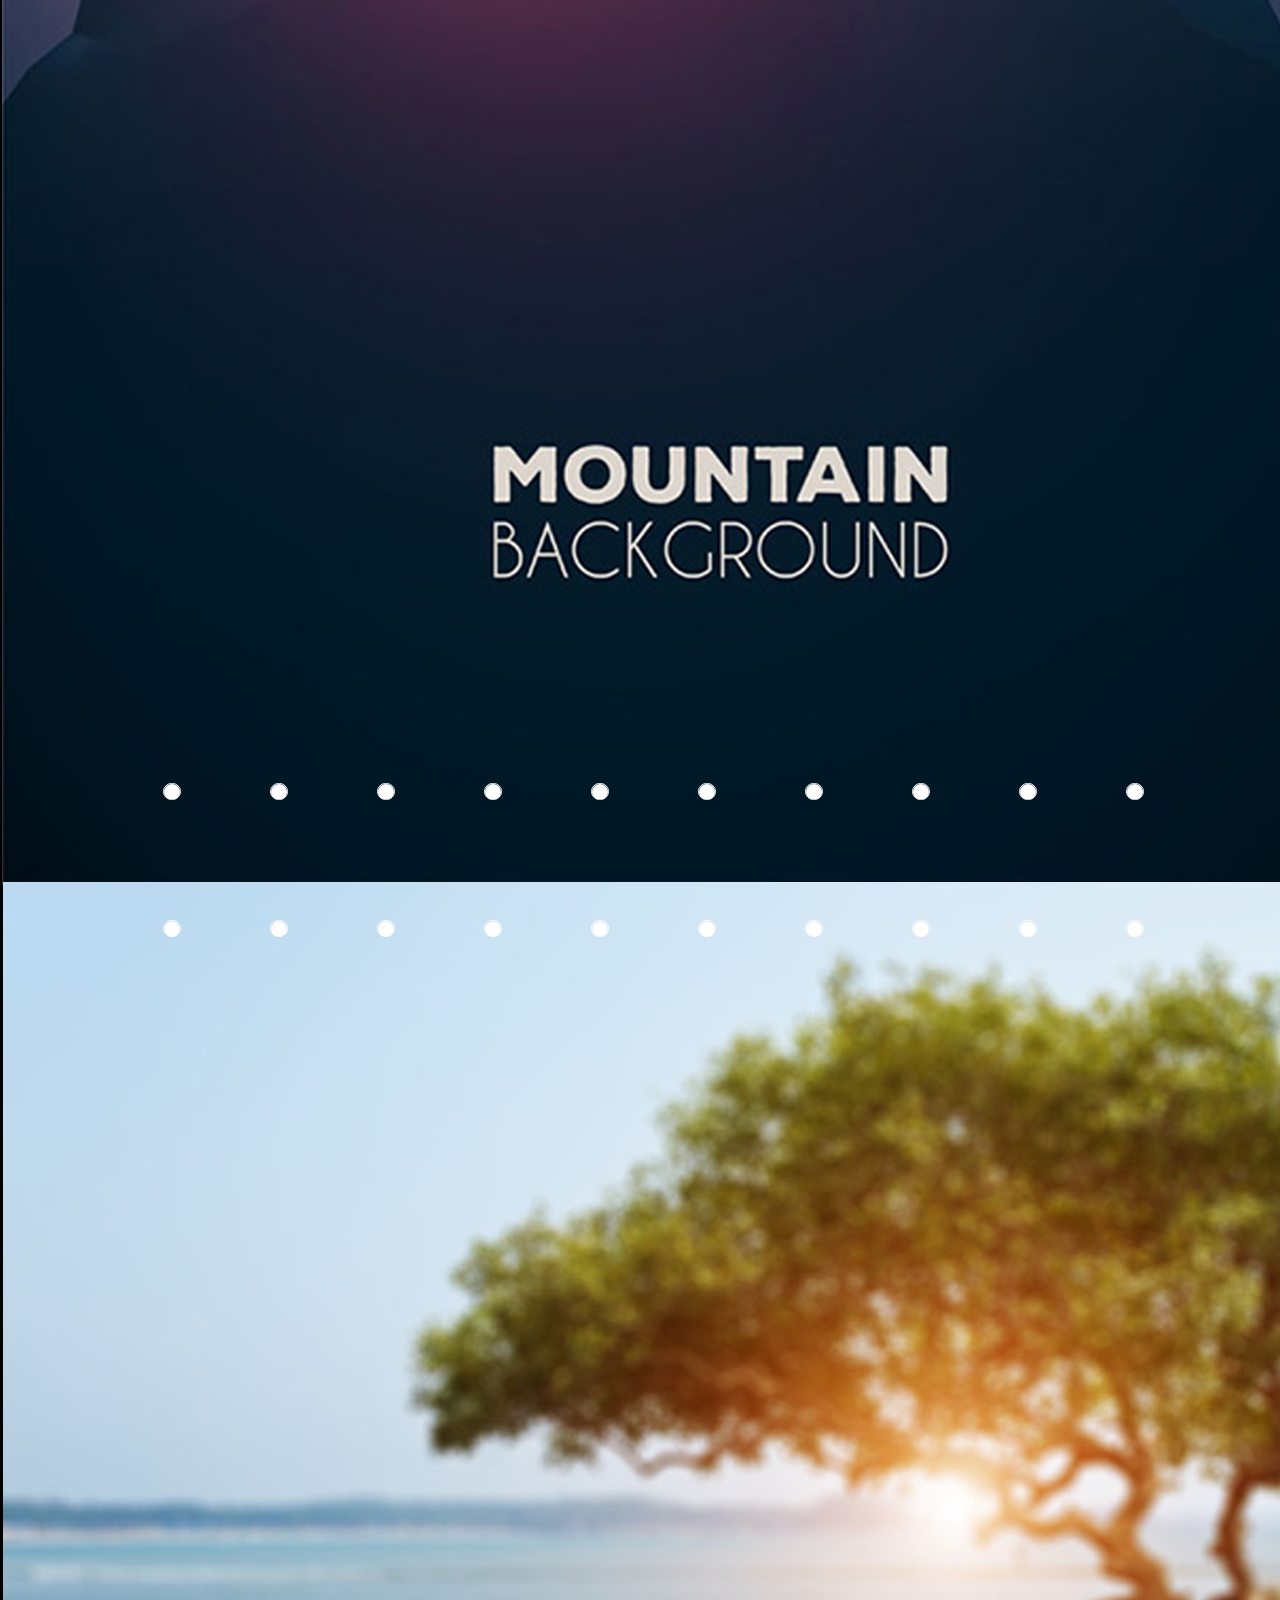
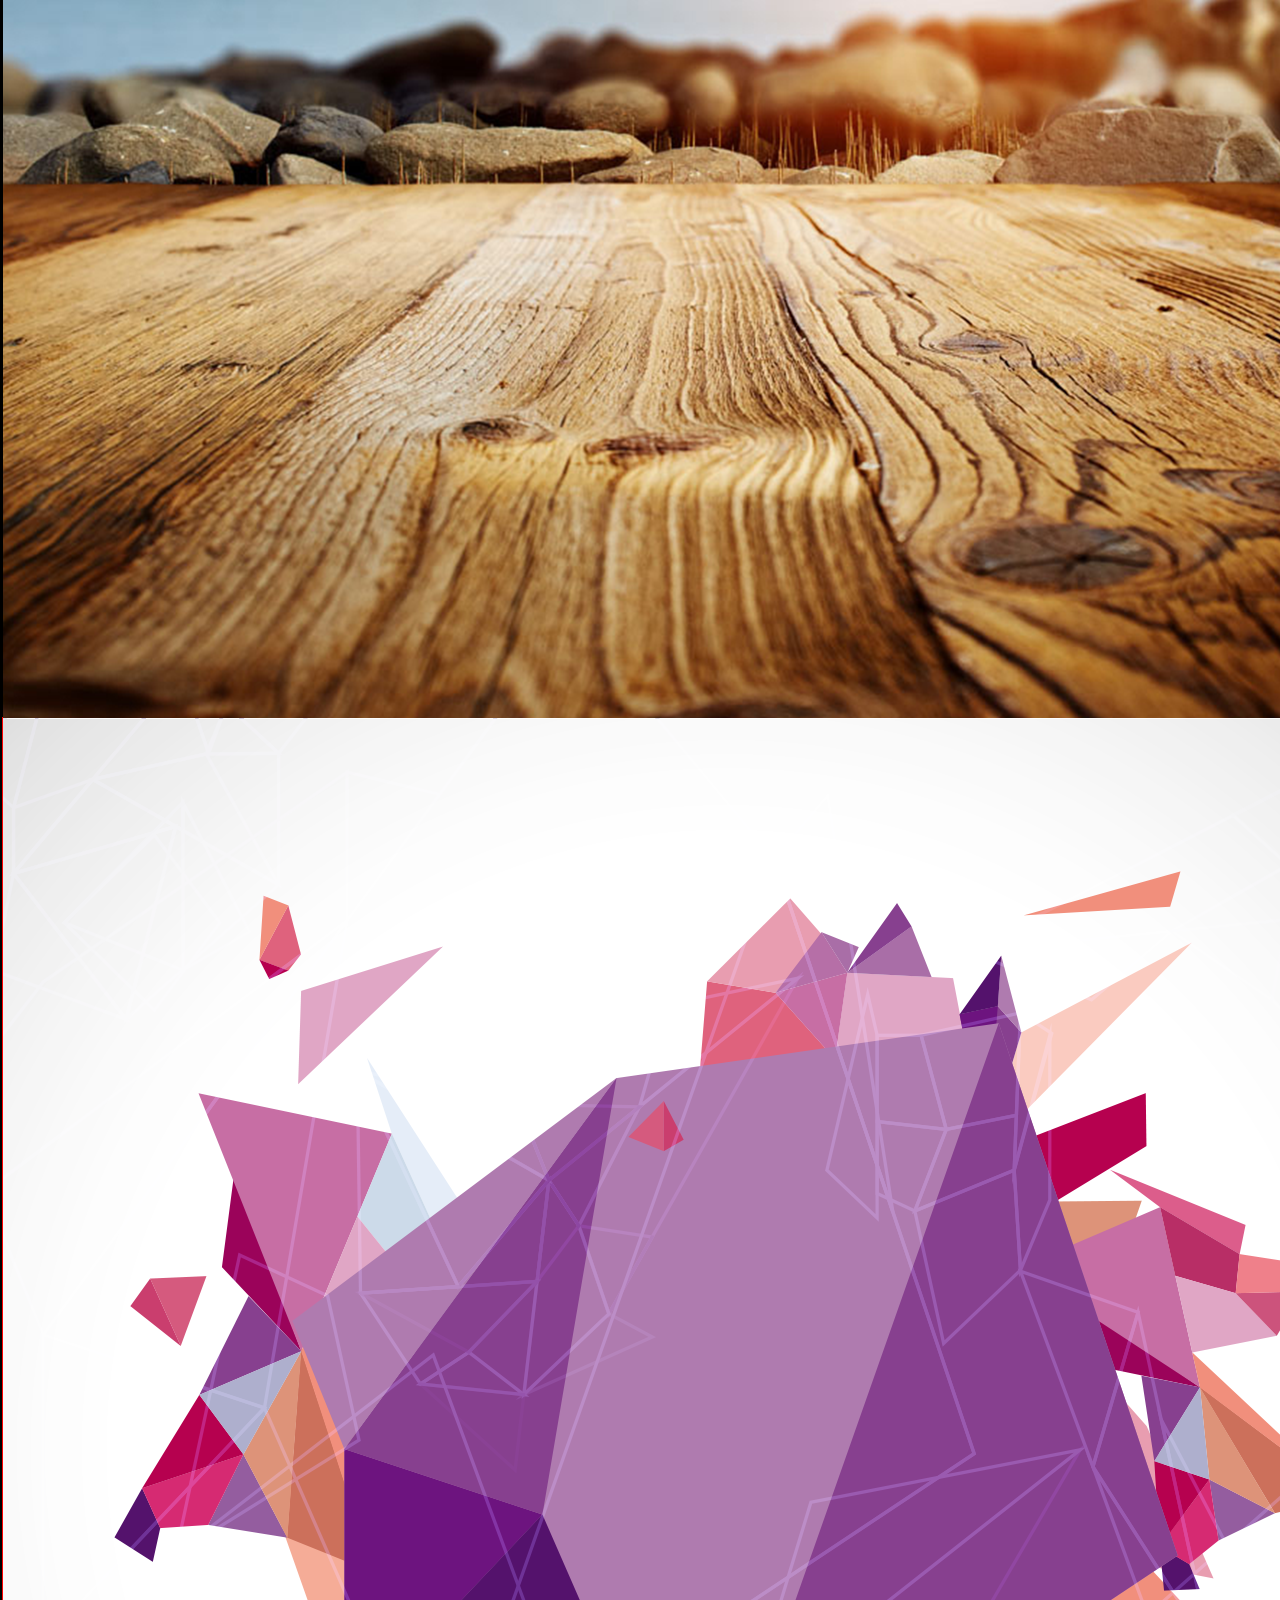
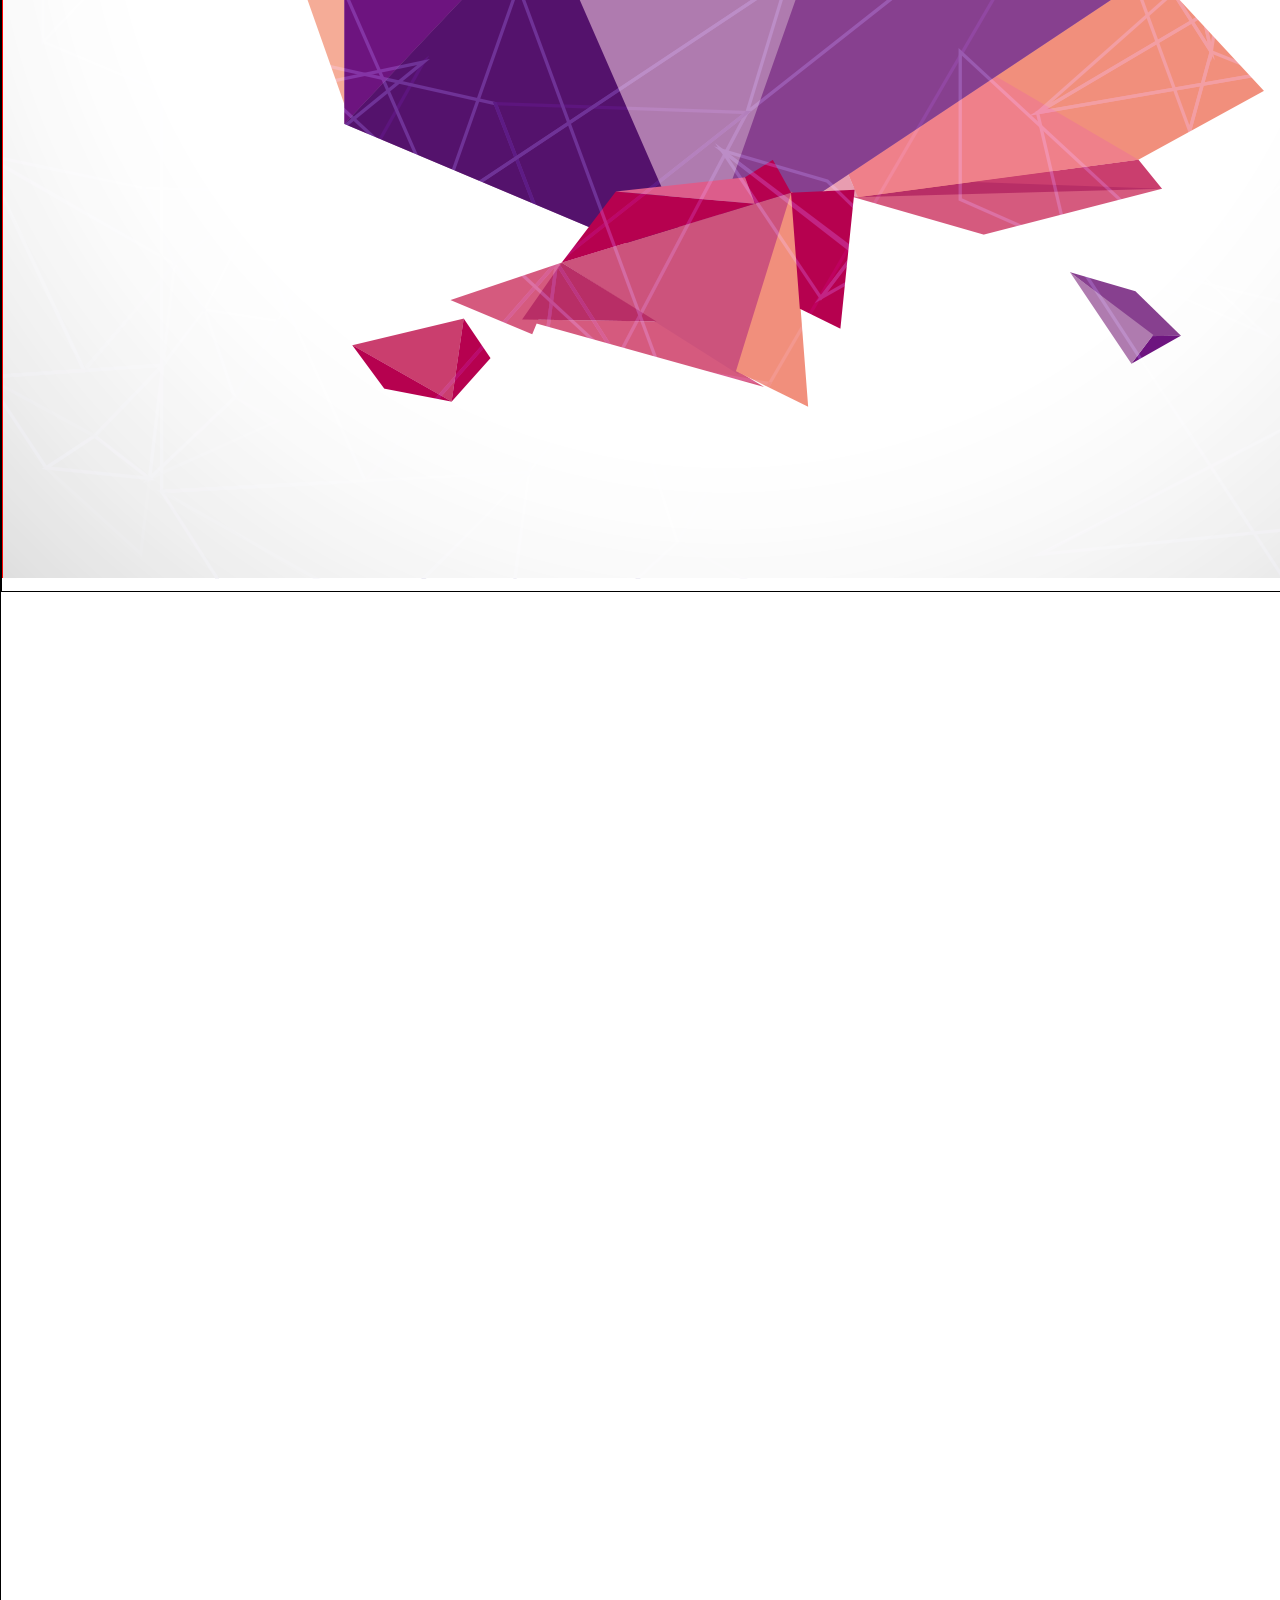
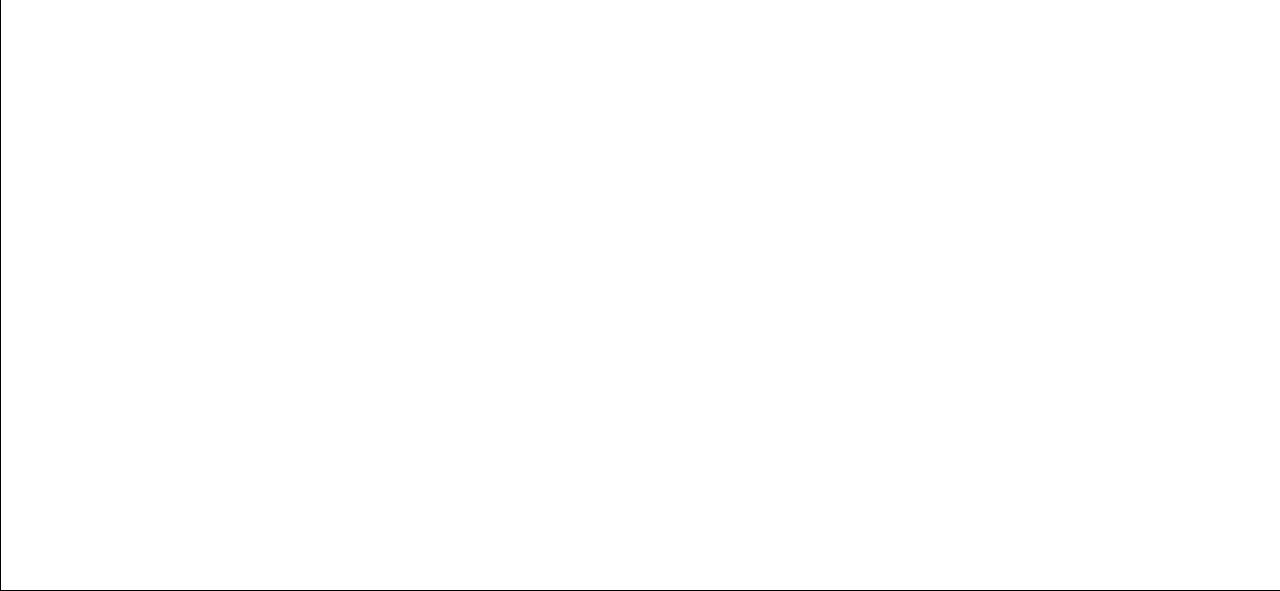
<file: html/huodong.html>
<!DOCTYPE html>
<html lang="en">
<head>
    <meta charset="UTF-8">
    <title>活动页</title>
    <link rel="stylesheet" href="../css/huodong.css">
    <script defer src="../javascript/huodong.js"></script>
</head>
<body>
<div id="dDiv">
    <div id="tupianshang_div">
        <img src="../images/huodong/活动页1.png" id="tuPian">
        <img src="../images/huodong/Logo.png" id="logo">
        <div class="mdiv">
            <div class="myDiv"></div>
            <div class="myDiv"></div>
            <div class="myDiv"></div>
            <div class="myDiv"></div>
            <div class="myDiv"></div>
            <div class="myDiv"></div>
            <div class="myDiv"></div>
            <div class="myDiv"></div>
            <div class="myDiv"></div>
            <div class="myDiv"></div>
        </div>
    </div>
    <div id="tupianxia_div">
        <div id="xia1_div">
            <img src="../images/huodong/活动页2.png" id="tupian1">
            <div class="madiv">
                <div class="myDiv"></div>
                <div class="myDiv"></div>
                <div class="myDiv"></div>
                <div class="myDiv"></div>
                <div class="myDiv"></div>
                <div class="myDiv"></div>
                <div class="myDiv"></div>
                <div class="myDiv"></div>
                <div class="myDiv"></div>
                <div class="myDiv"></div>
            </div>
        </div>
        <div id="xia2_div">
            <img src="../images/huodong/活动页3.png">
        </div>
    </div>
</div>
</body>
</html>
</file>
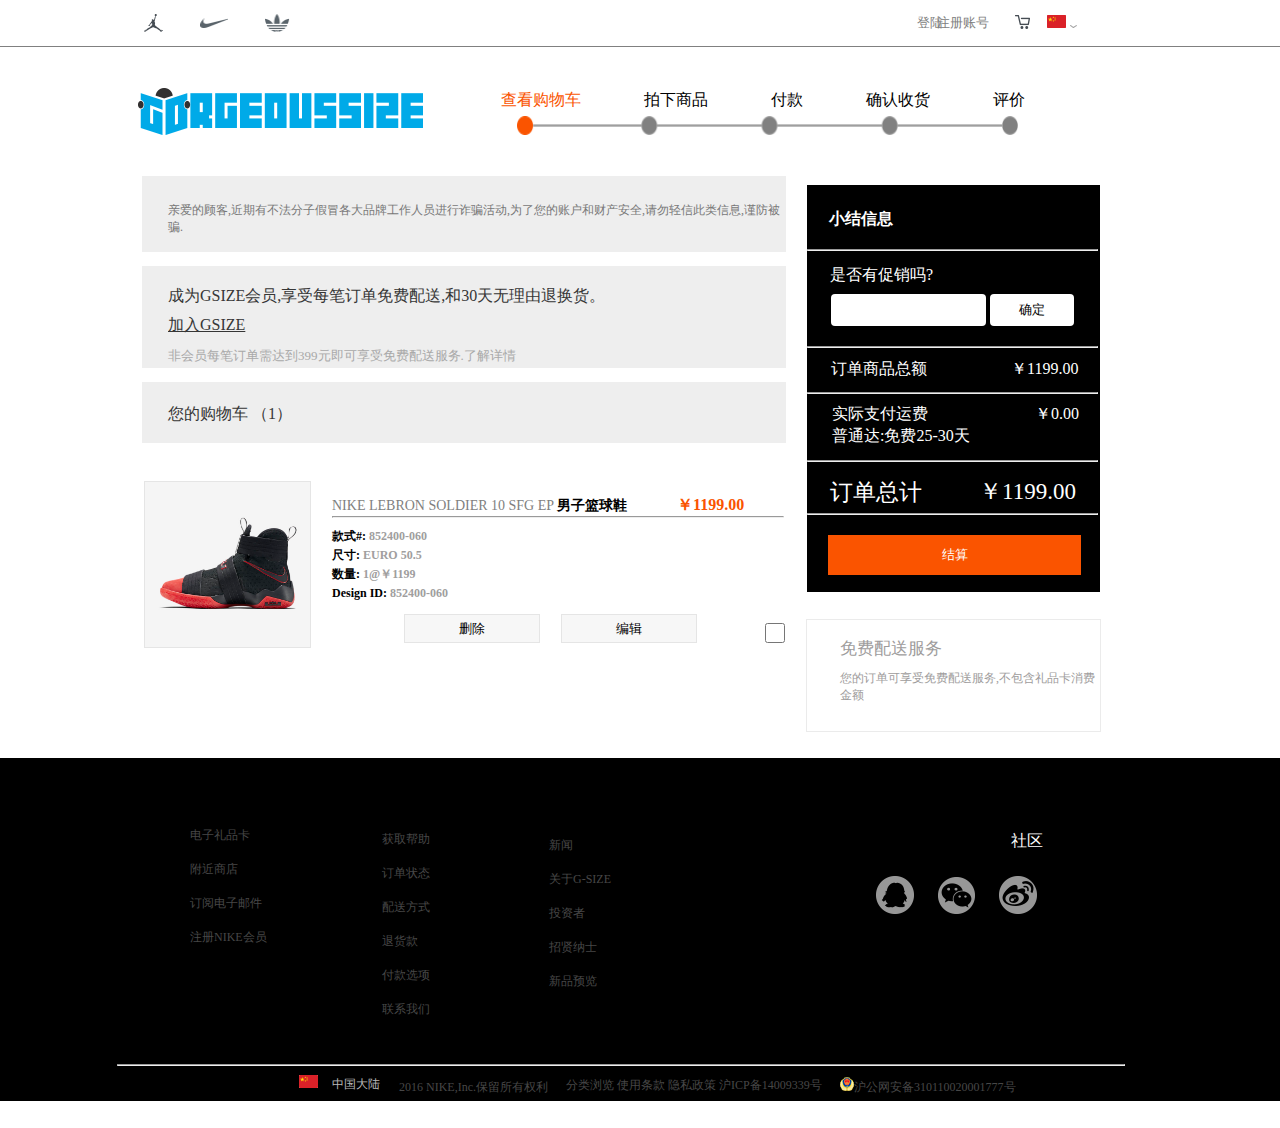
<file: html/jiesuan.html>
<!DOCTYPE html>
<html lang="en">
<head>
    <meta charset="UTF-8">
    <title>结算</title>
    <script defer src="../javascript/jiesuan.js"></script>
    <link rel="stylesheet" href="../css/jiesuan.css">
</head>
<body>
<div id="ZDiv">
    <div id="head_div">
        <div id="headimg_div">
            <img src="../images/shouye/headimg1.png" id="headimg1">
            <img src="../images/shouye/headimg2.png" id="headimg2">
            <img src="../images/shouye/headimg3.png" id="headimg3">
        </div>
        <div id="headright_div">
            <div id="span_div">
                <span id="dl_span">登陆</span>
                <span style="margin-left: -9px;color: gray;font-size: 13px;">/</span>
                <sapn id="zc_span">注册账号</sapn>
            </div>
            <div id="headrightimg_div">
                <a href="jiesuan.html"><img src="../images/shouye/shoppingcar.png" style="cursor: pointer;"></a>


                <li style="list-style-type: none;"  id="jiantouimg"> <img src="../images/shouye/china.png" id="china1">
                    <img src="../images/shouye/jiantou.png" id="jt">
                    <ul id="guoqi">
                        <li ><img class="gq_li" src="../images/shouye/guoqi1.png"></li>
                        <li><img  class="gq_li" src="../images/shouye/guoqi2.png"></li>
                        <li><img  class="gq_li" src="../images/shouye/guoqi3.png"></li>
                    </ul>
                </li>

            </div>

        </div>
    </div>
    <div id="logoimg_div">
        <img src="../images/shouye/Logo.png" id="logoimg">
        <img src="../images/jiesuan/liucheng.png" id="lcImg">
        <ul>
            <li style="color:rgb(250,84,0)">查看购物车</li>
            <li>拍下商品</li>
            <li>付款</li>
            <li>确认收货</li>
            <li>评价</li>
        </ul>
    </div>
    <div id="JieSuan_div">
        <div id="text_div">
            <div class="t_div">
                <!--<span>亲爱的顾客,近期有不法分子假冒各大品牌工作人员进行诈骗活动,为了您的账户和财产安全,请勿轻信此类信息,谨防被骗.</span>-->
                <p>亲爱的顾客,近期有不法分子假冒各大品牌工作人员进行诈骗活动,为了您的账户和财产安全,请勿轻信此类信息,谨防被骗.</p>

            </div>
            <div class="share_div">
                <span style="color: rgb(54,54,54);font-family: 微软雅黑;padding-left: 26px;position: absolute;top: 286px;">成为GSIZE会员,享受每笔订单免费配送,和30天无理由退换货。</span><br>
                <a href="zhuce.html"
                   style="color: rgb(54,54,54);font-family: 微软雅黑;position: absolute;top: 315px;padding-left: 26px;">加入GSIZE</a><br>
                <span style="position: absolute;top: 347px;font-size: 13px;color: rgb(169,169,169);padding-left: 26px;font-family: 微软雅黑;">非会员每笔订单需达到399元即可享受免费配送服务.了解详情</span><br>
            </div>
            <div id="shoppingCar_div">
                <span style="color: rgb(54,54,54);padding-left: 26px;position: absolute;top: 404px;font-family: 微软雅黑;">您的购物车
                    <span id="sl_span">（1）</span></span>
            </div>
        </div>
        <div id="JSMsg_div">
            <div id="xjmsg_div">
                <b><span
                        style="color: white;padding-left: 22px;position: absolute;top: 209px;font-family: 微软雅黑;">小结信息</span></b>
                <hr style="position: absolute;width: 289px;top: 241px;">
            </div>
            <div id="sale_div">
                <span style="color: white;padding-left: 23px;position: absolute;top: 13px;font-family: 微软雅黑;">是否有促销吗?</span>
                <input type="text"
                       style="position: absolute;top: 42px;margin-left: 24px;width: 151px;height: 30px;border-radius: 4px; border: none;outline: none;">
                <button style="width: 84px;height: 32px;background-color: white;border: none;position: absolute;margin-left: 183px;top: 42px;border-radius: 4px;outline: none;font-family: 微软雅黑;">
                    确定
                </button>
                <hr style="position: absolute;width: 289px;top: 86px;">
            </div>
            <div id="spAmount_div">
                <span style="color: white;padding-left: 24px;position: absolute;top: 10px;font-family: 微软雅黑;">订单商品总额</span>
                <span style="color: white;padding-left: 204px;position: absolute;top: 10px;font-family: 微软雅黑;" id="dd_span">￥1199.00</span>
                <hr style="position: absolute;width: 289px;top: 35px;">
            </div>
            <div id="yunfei_div">
                <span style="color: white;padding-left: 25px;position: absolute;top: 10px;font-family: 微软雅黑;">实际支付运费</span>
                <span style="color: white;padding-left: 228px;position: absolute;top: 10px;font-family: 微软雅黑;">￥0.00</span>
                <span style="color: white;padding-left: 25px;position: absolute;top: 32px;font-family: 微软雅黑;">普通达:免费25-30天</span>
                <hr style="position: absolute;width: 289px;top: 58px;">
            </div>
            <div id="js_div">
                <span style="color: white;padding-left: 23px;position: absolute;top: 15px;font-size: 23px;font-family: 微软雅黑;">订单总计</span>
                <span style="color: white;padding-left: 172px; position: absolute;top: 14px;font-size: 23px;font-family: 微软雅黑;" id="ddzj_span">￥1199.00</span>
                <hr style="position: absolute;width: 289px;top: 43px;">
            </div>
            <div id="jsbtn_div">
                <a href="paixiaGoods.html">
                    <button>结算</button>
                </a>
            </div>
        </div>
        <div id="JTmsg_div">
            <div id="Img_div">
                <img src="../images/shouye/qiuxie.jpg">
            </div>
            <div id="xiangximsg">
                <span style="color: rgb(127,127,127);font-family: 微软雅黑;font-size: 14px;">NIKE LEBRON SOLDIER 10 SFG EP <b
                        style="color: black;">男子篮球鞋</b></span>
                <b><span style="padding-left: 46px;color: rgb(250,84,0);font-family: 微软雅黑;">￥1199.00</span></b>
                <hr style="margin-top: 0px;">
                <b><span style="font-family: 微软雅黑;font-size: 12px;">款式#:  <span
                        style="color: rgb(160,158,158);font-family: 微软雅黑;font-size: 12px;">852400-060</span></span></b><br>
                <b><span style="font-family: 微软雅黑;font-size: 12px;">尺寸:  <span
                        style="color: rgb(160,158,158);font-family: 微软雅黑;font-size: 12px;">EURO 50.5</span></span></b><br>
                <b><span style="font-family: 微软雅黑;font-size: 12px;">数量:  <span
                        style="color: rgb(160,158,158);font-family: 微软雅黑;font-size: 12px;">1@￥1199</span></span></b><br>
                <b> <span style="font-family: 微软雅黑;font-size: 12px;">Design ID:  <span
                        style="color: rgb(160,158,158);font-family: 微软雅黑;font-size: 12px;">852400-060</span></span></b>
                <button style="width: 136px;height: 29px;border: 1px solid rgb(229,229,229);position: absolute;top: 614px;background-color: rgb(247,247,247);left: 404px;outline: none;font-family: 微软雅黑;" id="sc_btn">
                    删除
                </button>
                <button style="width: 136px;height: 29px;border: 1px solid rgb(229,229,229);position: absolute;top: 614px;background-color: rgb(247,247,247);left: 561px;outline: none;font-family: 微软雅黑;">
                    编辑
                </button>
                <input type="checkbox"
                       style="width: 20px;height: 20px;border: none;margin-left: 433px; margin-top: 22px;">
            </div>
        </div>
        <div class="free_div">
            <span style="font-size: 17px;color: rgb(158,156,156);padding-left: 33px;position: absolute;top: 17px;font-family: 微软雅黑;">免费配送服务</span>
            <!--<span style="font-size: 17px;color: rgb(158,156,156);padding-left: 33px;position: relative;top: 47px;">您的订单可享受免费配送服务,不包含礼品卡消费金额</span>-->
            <p style="font-size: 12px;color: rgb(158,156,156);padding-left: 33px;position: relative;top: 38px;font-family: 微软雅黑;">
                您的订单可享受免费配送服务,不包含礼品卡消费金额</p>

        </div>
    </div>

    <div id="end_div">
        <ul id="end_ul">
            <li><a href="#">电子礼品卡</a></li>
            <li><a href="#">附近商店</a></li>
            <li><a href="#">订阅电子邮件</a></li>
            <li><a href="#">注册NIKE会员</a></li>
        </ul>
        <ul id="end_ul1">
            <li><a href="#">获取帮助</a></li>
            <li><a href="#">订单状态</a></li>
            <li><a href="#">配送方式</a></li>
            <li><a href="#">退货款</a></li>
            <li><a href="#">付款选项</a></li>
            <li><a href="#">联系我们</a></li>
        </ul>
        <ul id="end_ul2">
            <li><a href="#">新闻</a></li>
            <li><a href="#">关于G-SIZE</a></li>
            <li><a href="#">投资者</a></li>
            <li><a href="#">招贤纳士</a></li>
            <li><a href="#">新品预览</a></li>
        </ul>
        <div id="shequ_div">
            <span>社区</span>
            <div id="endLogo_div">
                <img src="../images/shouye/QQlogo.png">
                <img src="../images/shouye/WXlogo.png">
                <img src="../images/shouye/XLlogo.png">
            </div>
        </div>
        <hr style="width: 1006px;margin-top: 147px;">
        <div id="bottom_div">
            <img src="../images/shouye/china.png">
            <span style="font-size: 12px;padding-left: 10px;color: rgb(185, 185, 185);">中国大陆</span>
            <ul>
                <li id="bottom_li">2016 NIKE,Inc.保留所有权利</li>
                <li id="bottom_li1">分类浏览 使用条款 隐私政策 沪ICP备14009339号</li>
                <li id="bottom_li2"><img src="../images/shouye/guohui.png">沪公网安备310110020001777号
                </li>
            </ul>
        </div>
    </div>
</div>
</body>
</html>
</file>
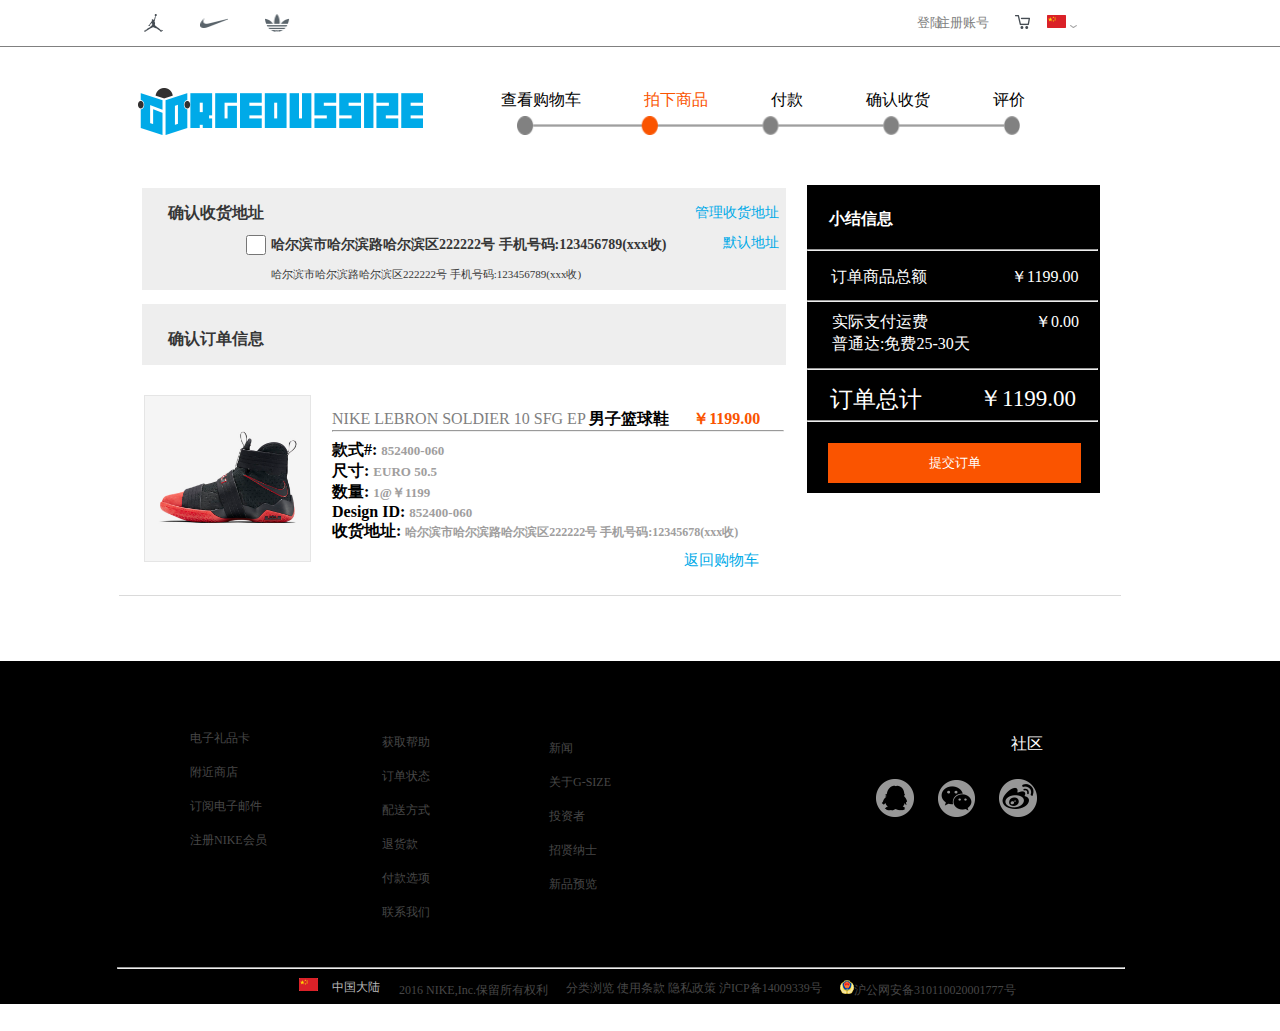
<file: html/paixiaGoods.html>
<!DOCTYPE html>
<html lang="en">
<head>
    <meta charset="UTF-8">
    <title>拍下商品</title>
    <script defer src="../javascript/paixiaGoods.js"></script>
    <link rel="stylesheet" href="../css/paixiaGoods.css">
</head>
<body>
<div id="zDIV">
    <div id="head_div">
        <div id="headimg_div">
            <img src="../images/shouye/headimg1.png" id="headimg1">
            <img src="../images/shouye/headimg2.png" id="headimg2">
            <img src="../images/shouye/headimg3.png" id="headimg3">
        </div>
        <div id="headright_div">
            <div id="span_div">
                <span id="dl_span">登陆</span>
                <span style="margin-left: -9px;color: gray;font-size: 13px;">/</span>
                <sapn id="zc_span">注册账号</sapn>
            </div>
            <div id="headrightimg_div">
                <a href="jiesuan.html"><img src="../images/shouye/shoppingcar.png" style="cursor: pointer;"></a>


                <li style="list-style-type: none;"  id="jiantouimg"> <img src="../images/shouye/china.png" id="china1">
                    <img src="../images/shouye/jiantou.png" id="jt">
                    <ul id="guoqi">
                        <li ><img class="gq_li" src="../images/shouye/guoqi1.png"></li>
                        <li><img  class="gq_li" src="../images/shouye/guoqi2.png"></li>
                        <li><img  class="gq_li" src="../images/shouye/guoqi3.png"></li>
                    </ul>
                </li>

            </div>

        </div>
    </div>
    <div id="logoimg_div">
        <img src="../images/shouye/Logo.png" id="logoimg">
        <img src="../images/paixia/paixia.png" id="paixiaImg">
        <ul>
            <li>查看购物车</li>
            <li style="color:rgb(250,84,0)">拍下商品</li>
            <li>付款</li>
            <li>确认收货</li>
            <li>评价</li>
        </ul>
    </div>

    <div id="PaiXia_div">
        <div id="text_div">
            <div class="shouhuo_div">
                <b><span
                        style="color: rgb(54,54,54);font-family: fantasy;padding-left: 26px;position: absolute;top: 203px;font-family: 微软雅黑;">确认收货地址</span></b><br>
                <input type="checkbox" style="margin-left: 104px;margin-top: 29px;width: 20px;height: 20px;">
                <b><span
                        style="color: rgb(54,54,54);position: absolute;top: 236px;left: 271px;font-size: 14px;padding: 0px;font-family: 微软雅黑;">哈尔滨市哈尔滨路哈尔滨区222222号 手机号码:123456789(xxx收)</span></b><br>
                <span style="color: rgb(54,54,54);position: absolute;top: 267px;left: 271px;font-size: 11px;padding: 0px;font-family: 微软雅黑;">哈尔滨市哈尔滨路哈尔滨区222222号 手机号码:123456789(xxx收)</span>
                 <a href="#"><span style="color: rgb(0,170,232);font-size: 14px;margin-left: 553px;position: absolute;top: 204px;font-family: 微软雅黑;">管理收货地址</span></a>
                <a href="#"><span style="color: rgb(0,170,232);font-size: 14px;margin-left: 581px;position: absolute;top: 234px;font-family: 微软雅黑;">默认地址</span></a>

            </div>
            <div id="qrddmsg_div">
                <b><span style="color: rgb(54,54,54);padding-left: 26px;position: absolute;top: 329px;font-family: 微软雅黑;">确认订单信息</span></b>

            </div>
        </div>
        <div id="JSMsg_div">
            <div id="xjmsg_div">
                <b><span style="color: white;padding-left: 22px;position: absolute;top: 209px;font-family: 微软雅黑;">小结信息</span></b>
                <hr style="position: absolute;width: 289px;top: 241px;">
            </div>
            <div id="spAmount_div">
                <span style="color: white;padding-left: 24px;position: absolute;top: 10px;font-family: 微软雅黑;">订单商品总额</span>
                <span style="color: white;padding-left: 204px;position: absolute;top: 10px;font-family: 微软雅黑;">￥1199.00</span>
                <hr style="position: absolute;width: 289px;top: 35px;">
            </div>
            <div id="yunfei_div">
                <span style="color: white;padding-left: 25px;position: absolute;top: 10px;font-family: 微软雅黑;">实际支付运费</span>
                <span style="color: white;padding-left: 228px;position: absolute;top: 10px;font-family: 微软雅黑;">￥0.00</span>
                <span style="color: white;padding-left: 25px;position: absolute;top: 32px;font-family: 微软雅黑;">普通达:免费25-30天</span>
                <hr style="position: absolute;width: 289px;top: 58px;">
            </div>
            <div id="js_div">
                <span style="color: white;padding-left: 23px;position: absolute;top: 15px;font-size: 23px;font-family: 微软雅黑;">订单总计</span>
                <span style="color: white;padding-left: 172px; position: absolute;top: 14px;font-size: 23px;font-family: 微软雅黑;">￥1199.00</span>
                <hr style="position: absolute;width: 289px;top: 43px;">
            </div>
            <div id="jsbtn_div">
                <a href="zhifu.html"><button>提交订单</button></a>
            </div>
        </div>
        <div id="JTmsg_div">
            <div id="Img_div">
                <img src="../images/shouye/qiuxie.jpg">
            </div>
            <div id="xiangximsg">
                <span style="color: rgb(127,127,127);font-family: 微软雅黑;">NIKE LEBRON SOLDIER 10 SFG EP <b style="color: black;font-family: 微软雅黑;">男子篮球鞋</b></span>
                <b><span style="padding-left: 20px;color: rgb(250,84,0);font-family: 微软雅黑;">￥1199.00</span></b>
                <hr style="margin-top: 0px;">
                <b>款式#: <span style="color: rgb(160,158,158);font-family: 微软雅黑;font-size: 13px;">852400-060</span></b><br>
                <b>尺寸: <span style="color: rgb(160,158,158);font-family: 微软雅黑;font-size: 13px;">EURO 50.5</span></b><br>
                <b>数量: <span style="color: rgb(160,158,158);font-family: 微软雅黑;font-size: 13px;">1@￥1199</span></b><br>
                <b>Design ID: <span style="color: rgb(160,158,158);font-family: 微软雅黑;font-size: 13px;">852400-060</span></b><br>
                <b>收货地址: <span style="color: rgb(160,158,158);font-size: 12px;font-family: 微软雅黑;">哈尔滨市哈尔滨路哈尔滨区222222号 手机号码:12345678(xxx收)</span></b>
               <a href="jiesuan.html"><span style="color: rgb(0,170,232);font-size: 15px;margin-left: -54px;position: absolute;top: 551px;font-family: 微软雅黑;">返回购物车</span></a>
            </div>
        </div>

    </div>

    <div id="end_div">
        <ul id="end_ul">
            <li><a href="#">电子礼品卡</a></li>
            <li><a href="#">附近商店</a></li>
            <li><a href="#">订阅电子邮件</a></li>
            <li><a href="#">注册NIKE会员</a></li>
        </ul>
        <ul id="end_ul1">
            <li><a href="#">获取帮助</a></li>
            <li><a href="#">订单状态</a></li>
            <li><a href="#">配送方式</a></li>
            <li><a href="#">退货款</a></li>
            <li><a href="#">付款选项</a></li>
            <li><a href="#">联系我们</a></li>
        </ul>
        <ul id="end_ul2">
            <li><a href="#">新闻</a></li>
            <li><a href="#">关于G-SIZE</a></li>
            <li><a href="#">投资者</a></li>
            <li><a href="#">招贤纳士</a></li>
            <li><a href="#">新品预览</a></li>
        </ul>
        <div id="shequ_div">
            <span>社区</span>
            <div id="endLogo_div">
                <img src="../images/shouye/QQlogo.png">
                <img src="../images/shouye/WXlogo.png">
                <img src="../images/shouye/XLlogo.png">
            </div>
        </div>
        <hr style="width: 1006px;margin-top: 147px;">
        <div id="bottom_div">
            <img src="../images/shouye/china.png">
            <span style="font-size: 12px;padding-left: 10px;color: rgb(185, 185, 185);">中国大陆</span>
            <ul>
                <li id="bottom_li">2016 NIKE,Inc.保留所有权利</li>
                <li id="bottom_li1">分类浏览 使用条款 隐私政策 沪ICP备14009339号</li>
                <li id="bottom_li2"><img src="../images/shouye/guohui.png">沪公网安备310110020001777号
                </li>
            </ul>
        </div>
    </div>
</div>
</body>
</html>
</file>
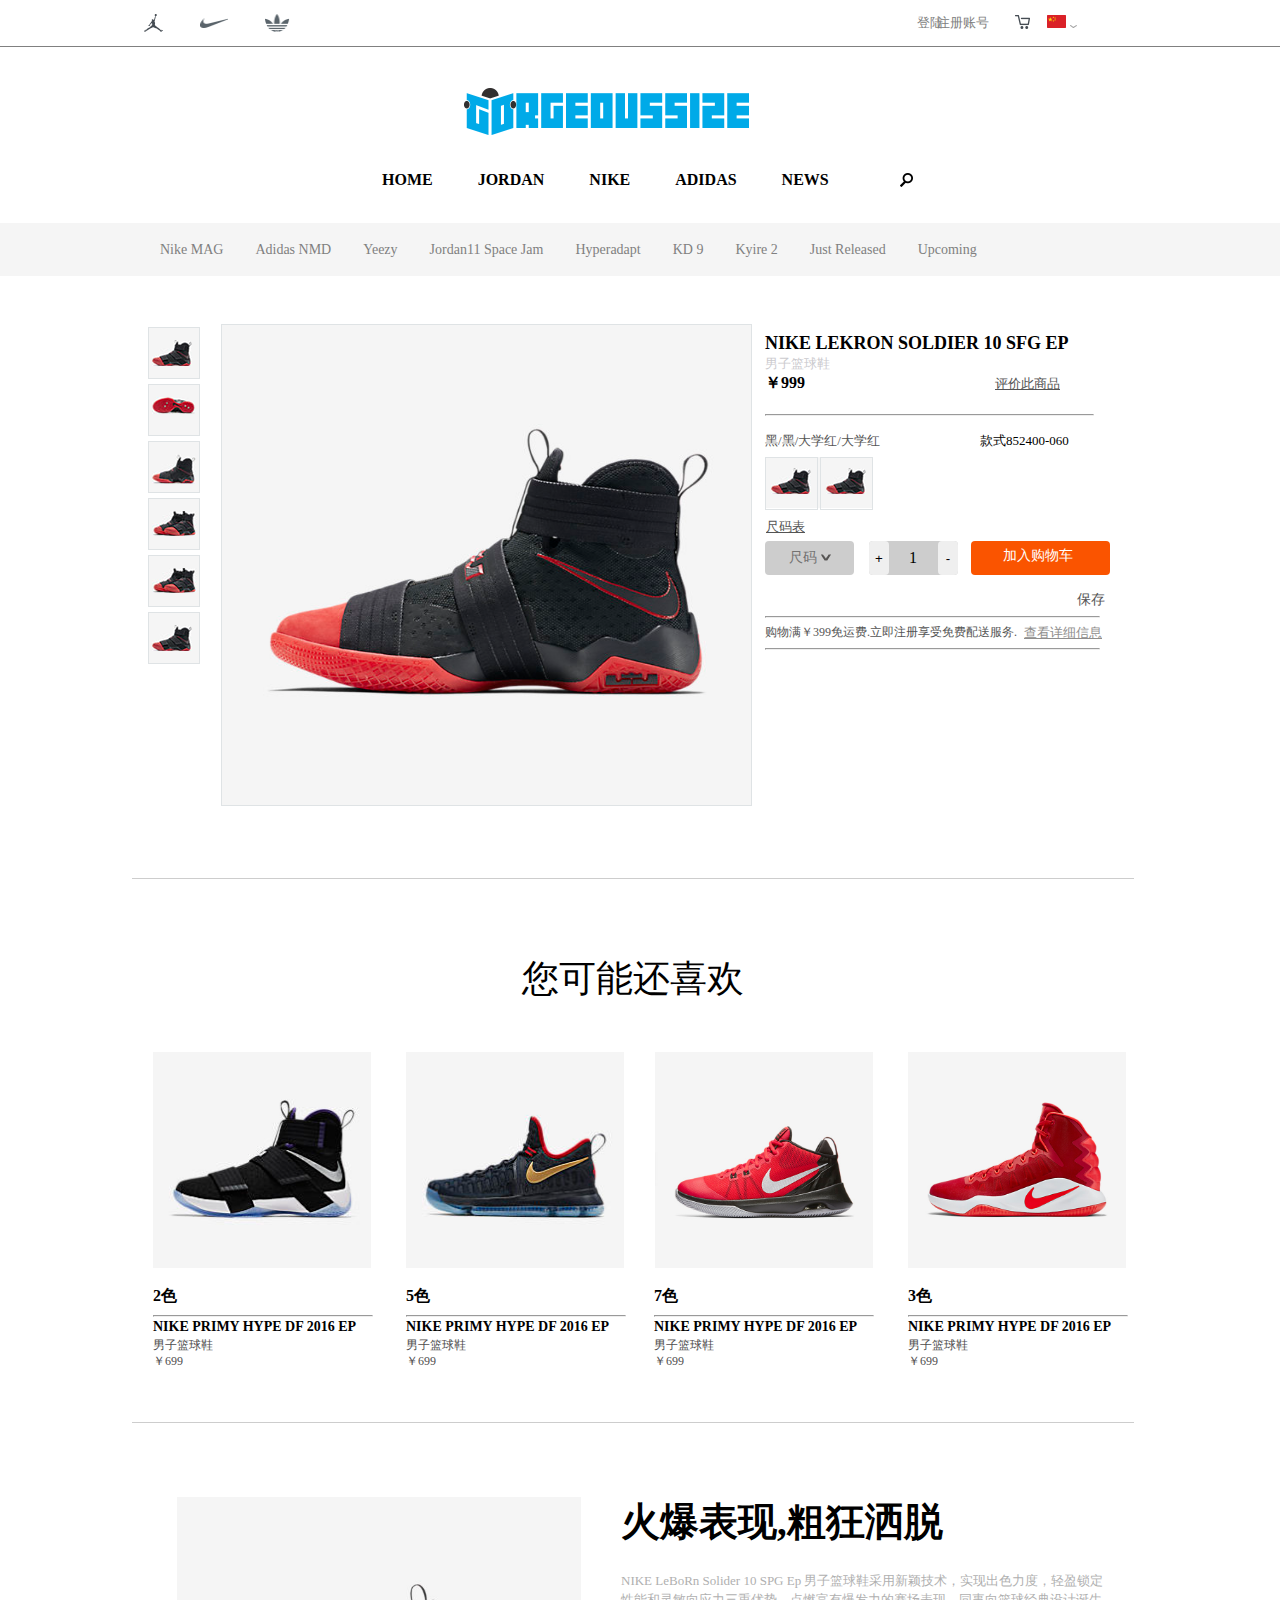
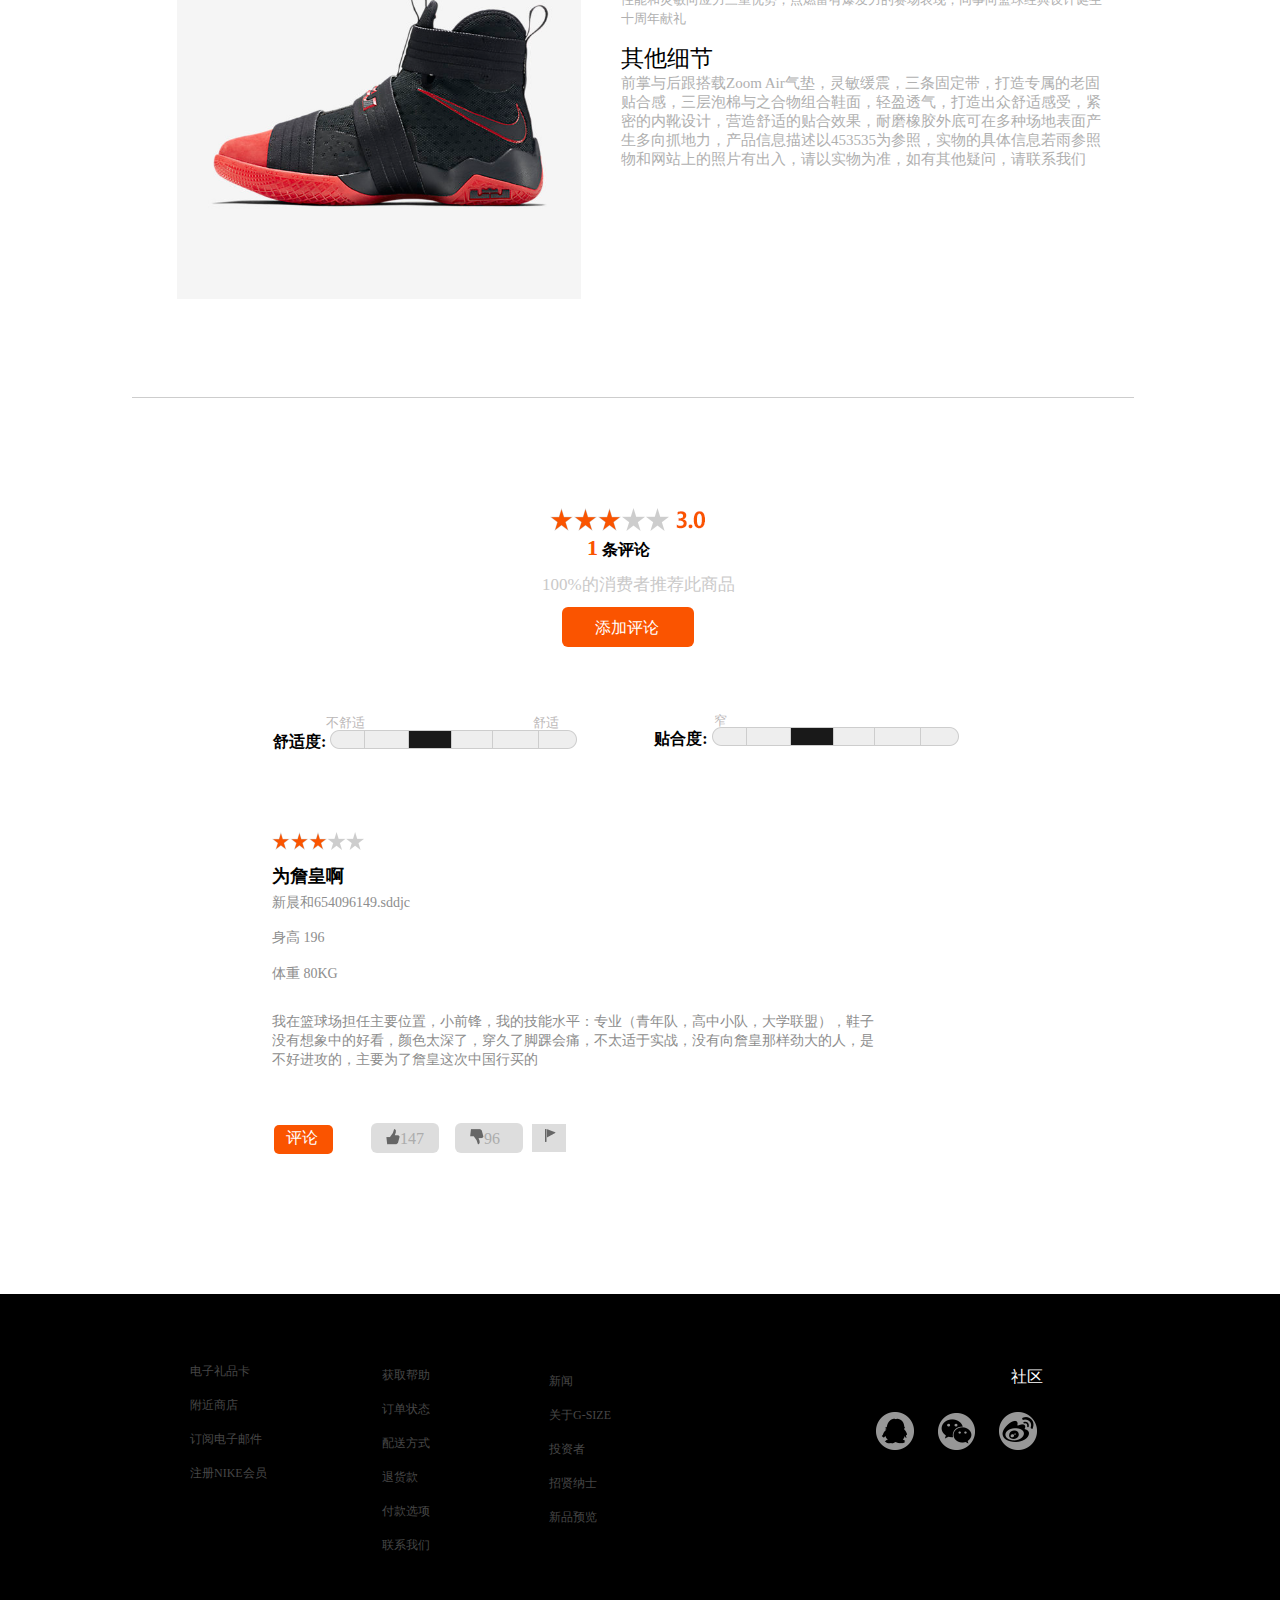
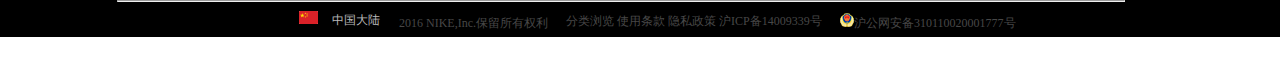
<file: html/webDetail.html>
<!DOCTYPE html>
<html lang="en">
<head>
    <meta charset="UTF-8">
    <title>商品详情</title>
    <script defer src="../javascript/webDetail.js"></script>
    <link rel="stylesheet" href="../css/webDetail.css">
</head>
<body>
<div id="zDiv">
    <div id="head_div">
        <div id="headimg_div">
            <img src="../images/shouye/headimg1.png" id="headimg1">
            <img src="../images/shouye/headimg2.png" id="headimg2">
            <img src="../images/shouye/headimg3.png" id="headimg3">
        </div>
        <div id="headright_div">
            <div id="span_div">
                <span id="dl_span">登陆</span>
                <span style="margin-left: -9px;color: gray;font-size: 13px;">/</span>
                <sapn id="zc_span">注册账号</sapn>
            </div>
            <div id="headrightimg_div">
                <a href="jiesuan.html"><img src="../images/shouye/shoppingcar.png" style="cursor: pointer;"></a>


                <li style="list-style-type: none;"  id="jiantouimg"> <img src="../images/shouye/china.png" id="china1">
                    <img src="../images/shouye/jiantou.png" id="jt">
                    <ul id="guoqi">
                        <li ><img class="gq_li" src="../images/shouye/guoqi1.png"></li>
                        <li><img  class="gq_li" src="../images/shouye/guoqi2.png"></li>
                        <li><img  class="gq_li" src="../images/shouye/guoqi3.png"></li>
                    </ul>
                </li>

            </div>

        </div>
    </div>
    <div id="logoimg_div">
        <img src="../images/shouye/Logo.png" id="logoimg">
    </div>

    <div id="title_div">
        <ul>
            <b>
                <li><a href="#" id="home">HOME</a></li>
            </b>

            <b>
                <li><a href="#" id="jordan">JORDAN</a></li>
            </b>
            <b>
                <li><a href="#" id="nike">NIKE</a></li>
            </b>
            <b>
                <li><a href="#" id="adidas">ADIDAS</a></li>
            </b>
            <b>
                <li><a href="#" id="news">NEWS</a></li>
            </b>
        </ul>
        <img src="../images/shouye/sousuo.png" id="sousuoimg">
        <img src="../images/shouye/sousuochange.png" id="sousuochangeimg">
        <img src="../images/shouye/underline.png" id="underline1">
        <img src="../images/shouye/underline.png" id="underline2">
        <img src="../images/shouye/underline.png" id="underline3">
        <img src="../images/shouye/underline.png" id="underline4">
        <img src="../images/shouye/underline.png" id="underline5">
    </div>
    <div id="list_div">
        <div id="menu_div">
            <ul id="menu_ul">
                <li><a href="#">Nike MAG</a></li>
                <li><a href="#">Adidas NMD</a></li>
                <li><a href="#"> Yeezy</a></li>
                <li><a href="#">Jordan11 Space Jam</a></li>
                <li><a href="#">Hyperadapt</a></li>
                <li><a href="#">KD 9</a></li>
                <li><a href="#">Kyire 2</a></li>
                <li><a href="#">Just Released</a></li>
                <li><a href="#">Upcoming</a></li>
            </ul>
        </div>
        <div id="input_div">
            <input type="text">
            <span>请输入商品信息  |</span>
    </div>
    <div id="goodsMsg">
        <div id="displayGoods">
            <div id="dis_div"><img src="../images/goodsDetail/shoes.png" id="shoesimg"></div>
            <div id="dis1_div"><img src="../images/goodsDetail/xiedi.png" id="shoes1img"></div>
            <div id="dis2_div"><img src="../images/goodsDetail/zhengmian.png" id="shoes2img"></div>
            <div id="dis3_div"><img src="../images/goodsDetail/xz1.png" id="shoes3img"></div>
            <div id="dis4_div"><img src="../images/goodsDetail/xz1.png" id="shoes4img"></div>
            <div id="dis5_div"><img src="../images/goodsDetail/shoes.png" id="shoes5img"></div>
        </div>
        <div id="disGoods"><img src="../images/shouye/qiuxie.jpg" id="shoes6img"></div>
        <div id="detailGoods">
            <b><span id="detailGoods_span">NIKE LEKRON SOLDIER 10 SFG EP</span></b><br>
            <span id="detailGoods1_span">男子篮球鞋</span><br>
            <b><span style="font-family: 微软雅黑;">￥999</span></b>
            <a href="#" id="pingjia_href">评价此商品</a>
            <hr style="margin-top: 20px;">
            <ul id="ys">
                <li>黑/</li>
                <li>黑/</li>
                <li>大学红/</li>
                <li>大学红</li>
            </ul>
            <span id="kuanshi_span">款式852400-060</span>
            <div id="xianshi_div">
                <div id="xianshi_shoes1"><img src="../images/shouye/shoes.png"></div>
                <div id="xianshi_shoes2"><img src="../images/shouye/shoes.png"></div>
            </div>
            <a href="#" id="size_href">尺码表</a>
            <div id="size_div">
                <span id="cm">尺码</span>
                <li id="size_li"><img src="../images/shouye/jt.png"  id="xjt">
                <ul id="size">
                    <li class="cm_li">38</li>
                    <li class="cm_li">39</li>
                    <li class="cm_li">40</li>
                    <li class="cm_li">41</li>
                    <li class="cm_li">42</li>
                </ul>
                </li>
            </div>
            <div id="amount_div">
                <button id="jiabtn">+</button>
                <span id="amount_span">1</span>
                <button id="jianbtn">-</button>
            </div>
            <div id="joinShoppingCar">
                <a href="jiesuan.html"><span>加入购物车</span></a>
            </div>
            <span id="detailGoods2_span">保存</span>
            <hr style="position: absolute;top: 608px;left:765px; width: 333px;">
            <span id="detailGoods3_span">购物满￥399免运费.立即注册享受免费配送服务.</span>
            <a id="detail_href" href="#">查看详细信息</a>
            <hr style="position: absolute;top: 640px;left: 765px;width: 333px;">
        </div>
    </div>
    <div id="like_div">
        <div id="likeText_div">
            <span>您可能还喜欢</span>
        </div>
        <div id="type">
            <div id="qiuxie1_div"><img src="../images/shoes/desShoes.jpg"></div>
            <div id="qiuxie2_div"><img src="../images/shoes/desShoes1.jpg"></div>
            <div id="qiuxie3_div"><img src="../images/shoes/desShoes2.jpg"></div>
            <div id="qiuxie4_div"><img src="../images/shoes/desShoes3.jpg"></div>
            <div id="color1_div">
                <b><span id="color1_span" style="font-family: 微软雅黑;">2色</span></b>
                <b><span class="miaoshu_span">NIKE PRIMY HYPE DF 2016 EP</span></b>
                <span class="miaoshu1_span">男子篮球鞋</span>
                <span class="price_span">￥699</span>
                <hr style="position: absolute;width: 218px;top: 21px;">
            </div>
            <div id="color2_div">
                <b><span id="color2_span" style="font-family: 微软雅黑;">5色</span></b>
                <b><span class="miaoshu2_span">NIKE PRIMY HYPE DF 2016 EP</span></b>
                <span class="miaoshu3_span">男子篮球鞋</span>
                <span class="price1_span">￥699</span>
                <hr style="position: absolute;width: 218px;top: 21px;">
            </div>
            <div id="color3_div">
                <b><span id="color3_span" style="font-family: 微软雅黑;">7色</span></b>
                <b><span class="miaoshu4_span">NIKE PRIMY HYPE DF 2016 EP</span></b>
                <span class="miaoshu5_span">男子篮球鞋</span>
                <span class="price2_span">￥699</span>
                <hr style="position: absolute;width: 218px;top: 21px;">
            </div>
            <div id="color4_div">
                <b><span id="color4_span" style="font-family: 微软雅黑;">3色</span></b>
                <b><span class="miaoshu6_span">NIKE PRIMY HYPE DF 2016 EP</span></b>
                <span class="miaoshu7_span">男子篮球鞋</span>
                <span class="price3_span">￥699</span>
                <hr style="position: absolute;width: 218px;top: 21px;">
            </div>
        </div>
    </div>
    <div id="xijie_div">
        <div id="QiuXie_div"><img src="../images/shouye/qiuxie.jpg"></div>
        <div id="Text_div">
            <div id="word">
                <b><span>火爆表现,粗狂洒脱</span></b>
            </div>
            <div id="worddes_div">
                <span>NIKE LeBoRn Solider 10 SPG Ep 男子篮球鞋采用新颖技术，实现出色力度，轻盈锁定性能和灵敏向应力三重优势，点燃富有爆发力的赛场表现，同事向篮球经典设计诞生十周年献礼</span>
            </div>
            <div id="qitades_div">
                <span style="font-size: 23px;font-family: 微软雅黑;">其他细节</span><br>
                <span style="font-size: 15px;color: rgb(176,176,176);font-family: 微软雅黑;">前掌与后跟搭载Zoom Air气垫，灵敏缓震，三条固定带，打造专属的老固贴合感，三层泡棉与之合物组合鞋面，轻盈透气，打造出众舒适感受，紧密的内靴设计，营造舒适的贴合效果，耐磨橡胶外底可在多种场地表面产生多向抓地力，产品信息描述以453535为参照，实物的具体信息若雨参照物和网站上的照片有出入，请以实物为准，如有其他疑问，请联系我们</span>
            </div>
        </div>
    </div>
    <div id="pinglun_div">
        <div id="addPingLun_div">
            <img src="../images/shouye/xing.png"><br>
            <b><span style="color: rgb(250,84,0);font-size: 22px;padding-left: 55px;font-family: 微软雅黑;">1</span></b>
            <b><span style="font-family: 微软雅黑;">条评论</span></b><br>
            <span id="tuijian_span">100%的消费者推荐此商品</span>
            <div id="addpl_div">
                <span>添加评论</span>
            </div>
        </div>
        <div id="shushidu_div">
            <b><span id="ShuShiDu_span">舒适度:</span></b>
            <img src="../images/shouye/shushidu.png" id="shushiduImg">
            <span id="bushushi_span">不舒适</span>
            <span id="shushi_span">舒适</span>

            <b><span id="TieHeDu_span">贴合度:</span></b>
            <img src="../images/shouye/shushidu.png" id="tieheduImg">
            <span id="zhai_span">窄</span>
            <span id="kuan_span">宽</span>
        </div>
        <div id="disPingLun_div">
            <img src="../images/shouye/pjxing.png" id="xingImg"><br>
            <b><span id="pinglunzhe_span">为詹皇啊</span></b><br>
            <span id="pinglunId">新晨和654096149.sddjc</span><br>
            <span id="plMsg1">身高 196</span><br>
            <span id="plMsg2">体重 80KG</span><br>
            <span id="plneirong">我在篮球场担任主要位置，小前锋，我的技能水平：专业（青年队，高中小队，大学联盟），鞋子没有想象中的好看，颜色太深了，穿久了脚踝会痛，不太适于实战，没有向詹皇那样劲大的人，是不好进攻的，主要为了詹皇这次中国行买的</span>
        </div>
        <div id="dianjipinglun_div">
            <div id="pl_div">
                <span>评论</span>
            </div>
            <div id="ding_div">
                <img src="../images/shouye/ding.png" id="dingImg">
                <span id="dingAmount">147</span>
            </div>

            <div id="cai_div">
                <img src="../images/shouye/cai.png" id="caiImg">
                <span id="caiAmount">96</span>
            </div>

            <div id="qi_div">
                <img src="../images/shouye/qi.png" id="qiImg">
            </div>
        </div>
    </div>

    <div id="end_div">
        <ul id="end_ul">
            <li><a href="#">电子礼品卡</a></li>
            <li><a href="#">附近商店</a></li>
            <li><a href="#">订阅电子邮件</a></li>
            <li><a href="#">注册NIKE会员</a></li>
        </ul>
        <ul id="end_ul1">
            <li><a href="#">获取帮助</a></li>
            <li><a href="#">订单状态</a></li>
            <li><a href="#">配送方式</a></li>
            <li><a href="#">退货款</a></li>
            <li><a href="#">付款选项</a></li>
            <li><a href="#">联系我们</a></li>
        </ul>
        <ul id="end_ul2">
            <li><a href="#">新闻</a></li>
            <li><a href="#">关于G-SIZE</a></li>
            <li><a href="#">投资者</a></li>
            <li><a href="#">招贤纳士</a></li>
            <li><a href="#">新品预览</a></li>
        </ul>
        <div id="shequ_div">
            <span>社区</span>
            <div id="endLogo_div">
                <img src="../images/shouye/QQlogo.png">
                <img src="../images/shouye/WXlogo.png">
                <img src="../images/shouye/XLlogo.png">
            </div>
        </div>
        <hr style="width: 1006px;margin-top: 147px;">
        <div id="bottom_div">
            <img src="../images/shouye/china.png">
            <span style="font-size: 12px;padding-left: 10px;color: rgb(185, 185, 185);font-family: 微软雅黑;">中国大陆</span>
            <ul>
                <li id="bottom_li">2016 NIKE,Inc.保留所有权利</li>
                <li id="bottom_li1">分类浏览 使用条款 隐私政策 沪ICP备14009339号</li>
                <li id="bottom_li2"><img src="../images/shouye/guohui.png">沪公网安备310110020001777号
                </li>
            </ul>
        </div>
    </div>
</div>
</body>
</html>
</file>
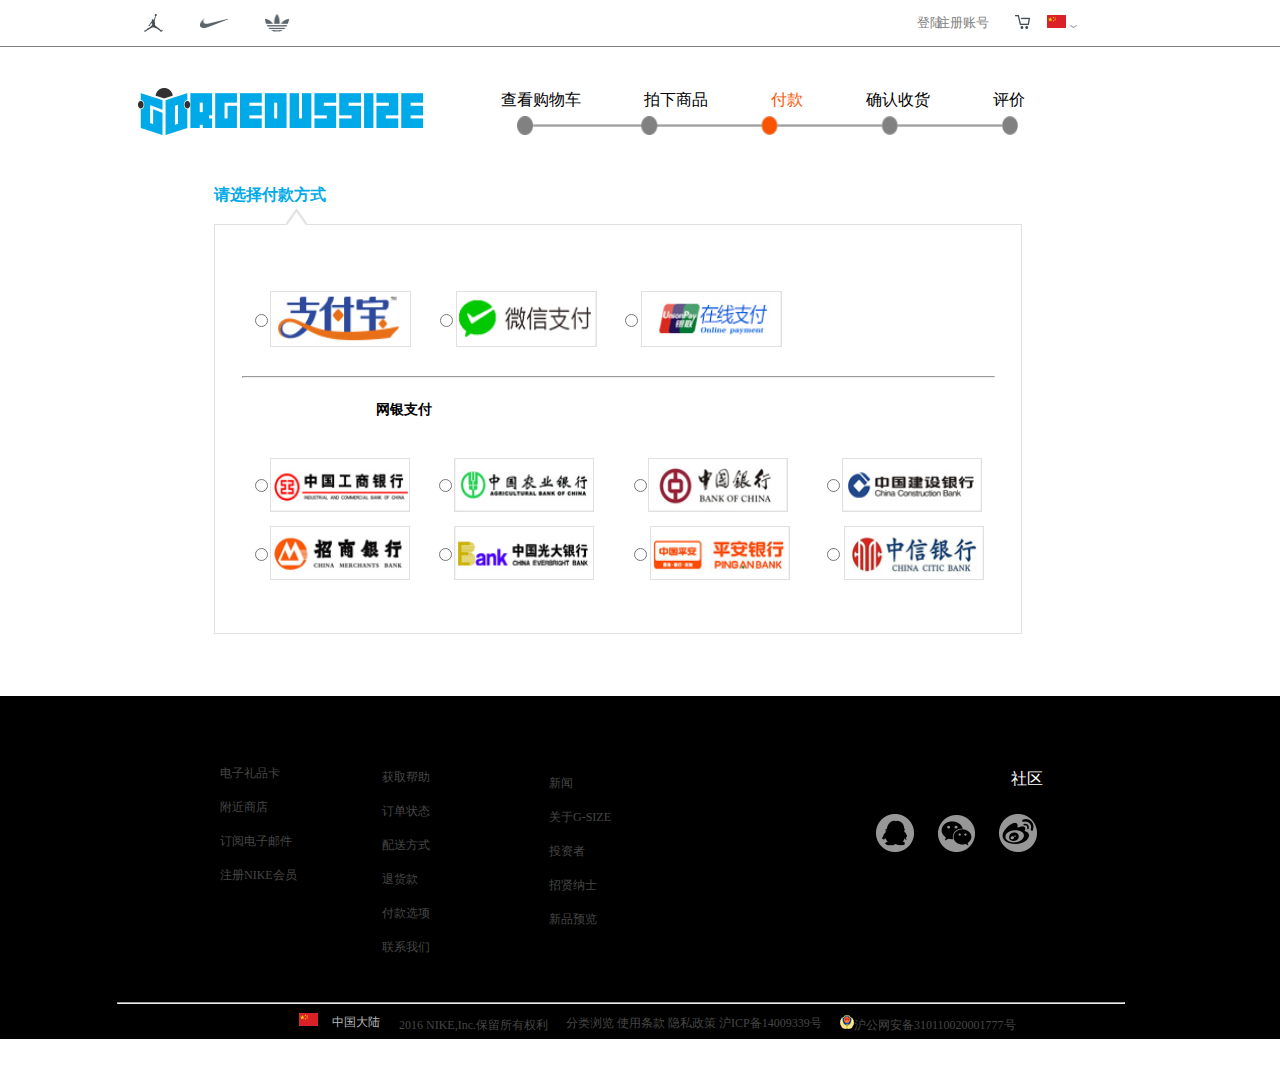
<file: html/zhifu.html>
<!DOCTYPE html>
<html lang="en">
<head>
    <meta charset="UTF-8">
    <title>支付</title>
    <script defer src="../javascript/zhifu.js"></script>
    <link rel="stylesheet" href="../css/zhifu.css">
</head>
<body>
<div id="Z_DIV">
    <div id="head_div">
        <div id="headimg_div">
            <img src="../images/shouye/headimg1.png" id="headimg1">
            <img src="../images/shouye/headimg2.png" id="headimg2">
            <img src="../images/shouye/headimg3.png" id="headimg3">
        </div>
        <div id="headright_div">
            <div id="span_div">
                <span id="dl_span">登陆</span>
                <span style="margin-left: -9px;color: gray;font-size: 13px;">/</span>
                <sapn id="zc_span">注册账号</sapn>
            </div>
            <div id="headrightimg_div">
                <a href="jiesuan.html"><img src="../images/shouye/shoppingcar.png" style="cursor: pointer;"></a>
                <li style="list-style-type: none;"  id="jiantouimg"> <img src="../images/shouye/china.png" id="china1">
                    <img src="../images/shouye/jiantou.png" id="jt">
                    <ul id="guoqi">
                        <li ><img class="gq_li" src="../images/shouye/guoqi1.png"></li>
                        <li><img  class="gq_li" src="../images/shouye/guoqi2.png"></li>
                        <li><img  class="gq_li" src="../images/shouye/guoqi3.png"></li>
                    </ul>
                </li>

            </div>

        </div>
    </div>

    <div id="logoimg_div">
        <img src="../images/shouye/Logo.png" id="logoimg">
        <img src="../images/fukuan/fukuan.png" id="fukuanImg">
        <ul>
            <li>查看购物车</li>
            <li>拍下商品</li>
            <li style="color:rgb(250,84,0)">付款</li>
            <li>确认收货</li>
            <li>评价</li>
        </ul>
    </div>

    <div id="FK_div">
        <b><span style="color: rgb(0,170,232);font-family: 微软雅黑;">请选择付款方式</span></b>
        <b><span style="position: absolute;top: 401px;left: 376px;font-size: 14px;font-family: 微软雅黑;">网银支付</span></b>
        <img src="../images/fukuan/sjt.png" style="width: 21px;height: 19px;position: absolute;top: 208px;left: 286px;">
        <div id="FKk_div">
            <div id="fkStyle_div">
                <input type="radio" style="position: absolute;top: 311px;" name="1">
                <input type="radio" style="position: absolute;top: 311px;left: 435px;" name="1">
                <input type="radio" style="position: absolute;top: 311px;left: 620px;" name="1">
                <div id="zfb_div">
                    <img src="../images/fukuan/zhifu.png" style="width: 139px;height: 54px;">
                </div>
                <div id="weixinzf_div">
                    <img src="../images/fukuan/weixinzhifu.png" style="width: 139px;height: 54px;">
                </div>
                <div id="zaixianzf_div">
                    <img src="../images/fukuan/zaixianzhifu.png" style="width: 139px;height: 54px;">
                </div>
            </div>
            <hr style="width: 751px;margin-top: 30px;">
            <div id="wangyin_div">
                <div id="wwzf_div">
                    <input type="radio" style="position: absolute;top: 476px;" name="a">
                    <input type="radio" style="position: absolute;top: 476px;left: 434px;" name="a">
                    <input type="radio" style="position: absolute;top: 476px;left: 629px;" name="a">
                    <input type="radio" style="position: absolute;top: 476px;left: 822px;" name="a">
                    <input type="radio" style="position: absolute;top: 545px;" name="a">
                    <input type="radio" style="position: absolute;top: 545px;left: 434px;" name="a">
                    <input type="radio" style="position: absolute;top: 545px;left: 629px;" name="a">
                    <input type="radio" style="position: absolute;top: 545px;left: 822px;" name="a">
                    <div id="gs">
                        <img src="../images/fukuan/zhifu_1.png"  style="width: 138px;height: 52px;">
                    </div>
                    <div id="ny">
                        <img src="../images/fukuan/zhifu_2.png" style="width: 138px;height: 52px;">
                    </div>
                    <div id="zy">
                        <img src="../images/fukuan/zhifu_3.png" style="width: 138px;height: 52px;">
                    </div>
                    <div id="jh">
                        <img src="../images/fukuan/zhifu_4.png" style="width: 138px;height: 52px;">
                    </div>
                    <div id="zh">
                        <img src="../images/fukuan/zhifu_5.png" style="width: 138px;height: 52px;">
                    </div>
                    <div id="gd">
                        <img src="../images/fukuan/zhifu_6.png" style="width: 138px;height: 52px;">
                    </div>
                    <div id="pa">
                        <img src="../images/fukuan/zhifu_7.png" style="width: 138px;height: 52px;">
                    </div>
                    <div id="zx">
                        <img src="../images/fukuan/zhifu_8.png" style="width: 138px;height: 52px;">
                    </div>
                </div>
            </div>
        </div>
    </div>

    <div id="end_div">
        <ul id="end_ul">
            <li><a href="#">电子礼品卡</a></li>
            <li><a href="#">附近商店</a></li>
            <li><a href="#">订阅电子邮件</a></li>
            <li><a href="#">注册NIKE会员</a></li>
        </ul>
        <ul id="end_ul1">
            <li><a href="#">获取帮助</a></li>
            <li><a href="#">订单状态</a></li>
            <li><a href="#">配送方式</a></li>
            <li><a href="#">退货款</a></li>
            <li><a href="#">付款选项</a></li>
            <li><a href="#">联系我们</a></li>
        </ul>
        <ul id="end_ul2">
            <li><a href="#">新闻</a></li>
            <li><a href="#">关于G-SIZE</a></li>
            <li><a href="#">投资者</a></li>
            <li><a href="#">招贤纳士</a></li>
            <li><a href="#">新品预览</a></li>
        </ul>
        <div id="shequ_div">
            <span>社区</span>
            <div id="endLogo_div">
                <img src="../images/shouye/QQlogo.png">
                <img src="../images/shouye/WXlogo.png">
                <img src="../images/shouye/XLlogo.png">
            </div>
        </div>
        <hr style="width: 1006px;margin-top: 147px;">
        <div id="bottom_div">
            <img src="../images/shouye/china.png">
            <span style="font-size: 12px;padding-left: 10px;color: rgb(185, 185, 185);">中国大陆</span>
            <ul>
                <li id="bottom_li">2016 NIKE,Inc.保留所有权利</li>
                <li id="bottom_li1">分类浏览 使用条款 隐私政策 沪ICP备14009339号</li>
                <li id="bottom_li2"><img src="../images/shouye/guohui.png">沪公网安备310110020001777号
                </li>
            </ul>
        </div>
    </div>
</div>
</body>
</html>
</file>
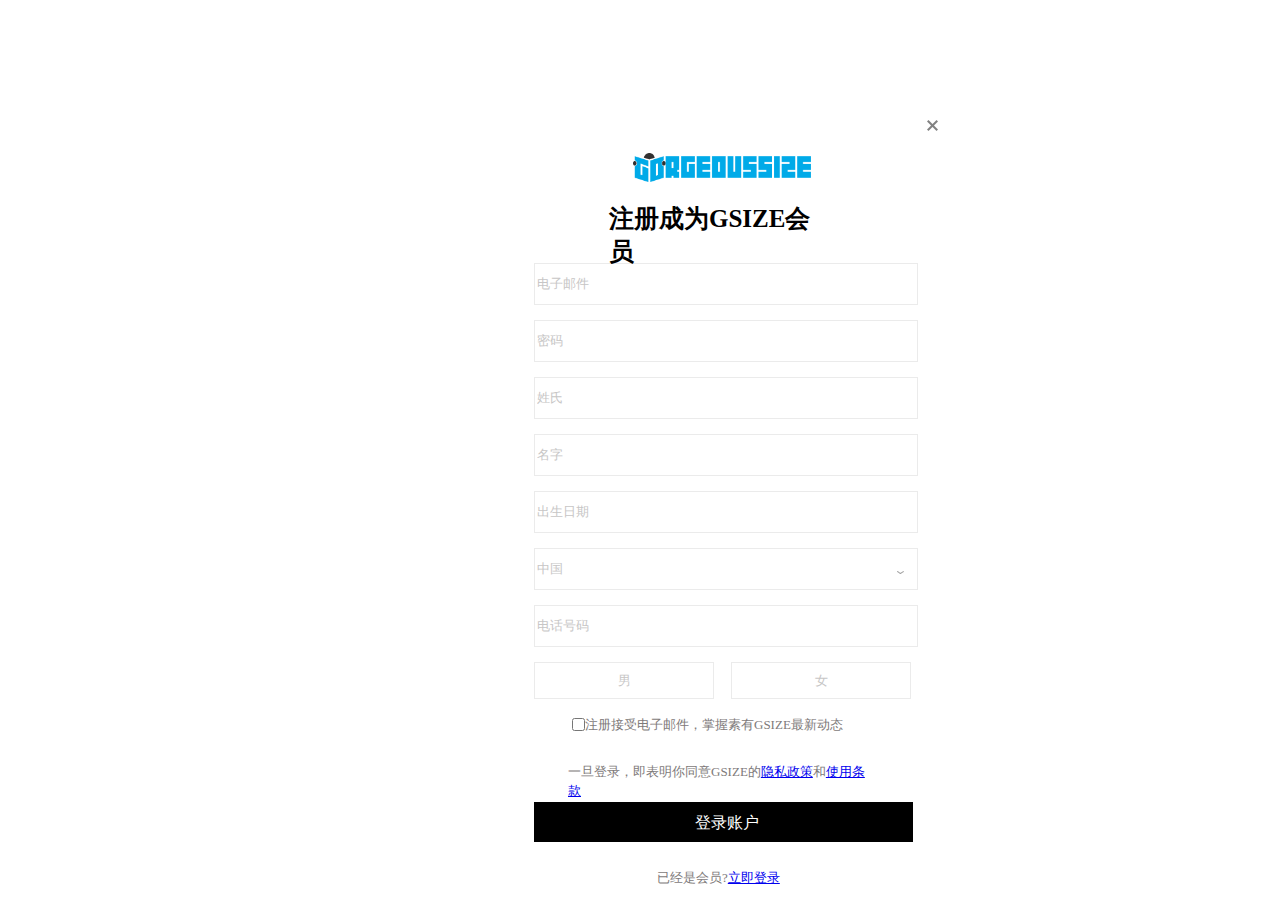
<file: html/zhuce.html>
<!DOCTYPE html>
<html lang="en">
<head>
    <meta charset="UTF-8">
    <title>注册</title>
    <script defer src="../javascript/zc.js"></script>
    <link rel="stylesheet" href="../css/zc.css">
</head>
<body>
<div id="zc_div">
    <div id="zcHead_div">
        <img src="../images/shouye/Logo.png" id="zcLogoimg">
        <b><span>注册成为GSIZE会员</span></b>
    </div>
    <div id="zcMsg_div">
        <input type="text" value="电子邮件" id="email">
        <input type="text" value="密码" id="password">
        <input type="text" value="姓氏" id="name">
        <input type="text" value="名字" id="name1">
        <input type="text" value="出生日期" id="birth">
        <input type="text" value="中国" id="china">
        <input type="text" value="电话号码" id="telnumber">
        <input type="button"  id="sex_male" value="男">
        <input type="button"  id="sex_female" value="女">
        <img src="../images/shouye/jiantou.png" id="zcjiantouimg">
    </div>
    <div id="zcItem">
        <input type="checkbox" value="注册接受电子邮件，掌握素有GSIZE最新动态">
        <span id="zcItem_span">注册接受电子邮件，掌握素有GSIZE最新动态</span><br>
        <span id="zcItem_span1">一旦登录，即表明你同意GSIZE的<a href="#">隐私政策</a>和<a href="#">使用条款</a></span>
    </div>
    <div id="btn_div">
        <a href="denglu.html" style="text-decoration: none"><span>登录账户</span></a>
    </div>
    <div id="zcEnd_div">
        <span>已经是会员?<a href="#">立即登录</a></span>
    </div>
    <img src="../images/shouye/dianji.png" id="zc_Dianji">
</div>
</body>
</html>
</file>
<file: css/website.css>
body{
    padding: 0px;
    margin: 0px;

}
a{
    text-decoration: none;
}
#zdiv{
    width:1440px;
    height:2298px;
    margin-left: -100px;
    /*border:1px solid black;*/
}
#z_div{
    width: 1440px;
    height: 2340px;
    background-color: rgb(145,145,145);
    position: absolute;
    top: 0px;
    opacity: 0.5;
    display: none;
}
#head_div {
    width: 1439px;
    height: 46px;
    border-bottom: 1px solid gray;
}

#headimg_div {
    width: 154px;
    height: 46px;
    /*border: 1px solid black;*/
    margin-left: 244px;
}

#headimg1 {
    padding-top: 14px;
    cursor: pointer;
    width: 19px;
    height: 18px;
}

#headimg2 {
    padding-left: 33px;
    padding-bottom: 4px;
    cursor: pointer;
    width: 28px;
    height: 10px;
}

#headimg3 {
    padding-left: 33px;
    cursor: pointer;
    width: 25px;
    height: 18px;
}

#headright_div{
    width: 161px;
    height: 46px;
    /*border: 1px solid black;*/
    margin-left: 1017px;
    margin-top: -47px;
}
#guoqi{
    list-style-type: none;
    position: absolute;
    left: -40px;
    top: 2px;
    display: none;
    cursor: pointer;
}
#zc_span{
    margin-left: -9px;
    color: gray;
    font-size: 13px;
    cursor: pointer;
    font-family: 微软雅黑;
}
#dl_span{
    color: gray;
    font-size: 13px;
    cursor: pointer;
    font-family: 微软雅黑;
}
#span_div{
    width: 86px;
    height: 16px;
    /*border: 1px solid black;*/
    margin-top: 14px;
}
#headrightimg_div{
    width: 62px;
    /*border: 1px solid black;*/
    height: 98px;
    margin-left: 98px;
    margin-top: -16px;
}
#jiantouimg{
    position: absolute;
    top: 14px;
    left: 1047px;
    cursor: context-menu;
}
#logoimg_div{
    width: 1439px;
    height: 88px;
}
#logoimg{
    padding-left: 564px;
    padding-top: 41px;
}
#title_div{
    width: 1439px;
    height: 52px;
    /*border: 1px solid;*/
    margin-top: 36px;
}
#title_div ul{
    list-style-type: none;
    padding-left: 437px;
}
#title_div ul li{
    float: left;
    padding-left: 45px;
    font-family: -webkit-pictograph;
}
#title_div ul li a{
    text-decoration: none;
    color: black;
    font-family: 微软雅黑;
}
#title_div ul li a:hover{
    color:rgb(0,170,232);
}
#underline1{
    position: absolute;
    left: 373px;
    top: 221px;
    display: none;
}
#underline2{
    position: absolute;
    left: 475px;
    top: 221px;
    display: none;
}
#underline3{
    position: absolute;
    left: 575px;
    top: 221px;
    display: none;
}
#underline4{
    position: absolute;
    left: 673px;
    top: 221px;
    display: none;
}
#underline5{
    position: absolute;
    left: 774px;
    top: 221px;
    display: none;
}
#sousuoimg{
     padding-left: 67px;
     padding-top: -10px;
     margin-top: -3px;
     cursor: pointer;

 }
#sousuochangeimg{
    position: absolute;
    top: 173px;
    left: 908px;
    display: none;
}
#list_div{
    width: 1439px;
    height: 169px;
    /*border: 1px solid black;*/
    background-color: rgb(245, 245, 245);
    padding-top: 10px;
}
#menu_div{
    width: 1002px;
    height: 44px;
    /*border: 1px solid black;*/
    margin-left: 259px;
}
#menu_div ul{
    list-style-type: none;
    position: relative;
    left: -39px;
    top: -9px;
    /*display: none;*/
}
#menu_div ul li{
    float: left;
    padding-right: 32px;
}
#menu_div ul li a{
    text-decoration: none;
    color: gray;
    font-family: 微软雅黑;
    font-size: 14px;
}
#menu_div ul li a:hover{
    color:rgb(0,170,232);
}
#input_div{
    width: 1002px;
    height: 52px;
    /* border: 1px solid black; */
    margin-top: -52px;
    margin-left: 219px;
    background-color: rgb(129,129,129);
    display: none;
}
#input_div input{
    width: 500px;
    height: 31px;
    border: none;
    background-color: rgb(129,129,129);
    margin-left: 194px;
    margin-top: 8px;
    outline: none;
}
#input_div span{
    color: white;
    position: absolute;
    top: 241px;
    left: 213px;
    font-size: 13px;
    font-family: 微软雅黑;
}
#xianshi_div{
    width: 1002px;
    height: 580px;
    /*border: 1px solid black;*/
    margin-left: 219px;
    margin-top: -125px;
}
#xianshi_div b{
    padding-left: 67px;
    position: absolute;
    top: 372px;
}
#text_div{
    width: 220px;
    height: 184px;
    /*border: 1px solid #962222;*/
    position: absolute;
    top: 438px;
    margin-left: 67px;
    color: white;
}
#text_div p{
    font-size: 16px;
    position: relative;
    top: -16px;
    font-family: 微软雅黑;
}
#tuPian{
    width: 1001px;
}
#goumai_div{
    width: 224px;
    height: 45px;
    border: 1px solid white;
    position: absolute;
    top: 627px;
    left: 188px;
    border-radius: 9px;
    cursor: pointer;
    /*display: none;*/
}
#goumai_div span{
    color: white;
    position: relative;
    left: 76px;
    top: 10px;
    font-family: 微软雅黑;
}
#goumai1_div{
    width: 224px;
    height: 45px;
    border: 1px solid white;
    position: absolute;
    top: 1203px;
    left: 237px;
    border-radius: 9px;
    cursor: pointer;
    z-index: 8;
    display: none;
}

#goumai1_div span{
    color: white;
    position: relative;
    left: 76px;
    top: 10px;
    font-family: 微软雅黑;
}
#goumai2_div{
    width: 224px;
    height: 45px;
    border: 1px solid white;
    position: absolute;
    top: 956px;
    left: 745px;
    border-radius: 9px;
    cursor: pointer;
    z-index: 8;
    display: none;
}
#goumai2_div span{
    color: white;
    position: relative;
    left: 76px;
    top: 10px;
    font-family: 微软雅黑;
}
#goumai3_div{
    width: 224px;
    height: 45px;
    border: 1px solid white;
    position: absolute;
    top: 1231px;
    left: 745px;
    border-radius: 9px;
    cursor: pointer;
    z-index: 8;
    display: none;
}
#goumai3_div span{
    color: white;
    position: absolute;
    left: 76px;
    top: 10px;
    font-family: 微软雅黑;
}
#goumai4_div{
    width: 224px;
    height: 45px;
    border: 1px solid white;
    position: absolute;
    top: 1482px;
    left: 237px;
    border-radius: 9px;
    cursor: pointer;
    z-index: 8;
    display: none;
}
#goumai4_div span{
    color: white;
    position: relative;
    left: 76px;
    top: 10px;
    font-family: 微软雅黑;
}
#goumai5_div{
    width: 224px;
    height: 45px;
    border: 1px solid white;
    position: absolute;
    top: 1482px;
    left:812px;
    border-radius: 9px;
    cursor: pointer;
    z-index: 8;
    display: none;
}
#goumai5_div span{
    color: white;
    position: relative;
    left: 76px;
    top: 10px;
    font-family: 微软雅黑;
}
#goumai6_div{
    width: 224px;
    height: 45px;
    border: 1px solid white;
    position: absolute;
    top: 1799px;
    left: 513px;
    border-radius: 9px;
    cursor: pointer;
    z-index: 8;
    display: none;
}
#goumai6_div span{
    color: white;
    position: relative;
    left: 76px;
    top: 10px;
    font-family: 微软雅黑;
}
#shouye_div{
    width: 1002px;
    height: 1174px;
    /*border: 1px solid black;*/
    margin-left: 219px;
}
#shouyeimg_div{
    width: 1002px;
    height: 752px;
    /*border: 1px solid black;*/
}
#syimg_div{
    width: 529px;
    height: 476px;
    /*border: 1px solid black;*/
}
#opacity1{
    width: 529px;
    height: 474px;
    background-color: rgb(139,206,239);
    position: absolute;
    /*border: 1px solid black;*/
    top: 857px;
    opacity: 0.5;
    display: none;
}
#opacity2{
    width: 471px;
    height: 252px;
    background-color: rgb(244,183,87);
    position: absolute;
    /* border: 1px solid black; */
    top: 857px;
    opacity: 0.5;
     display: none;
}
#opacity3{
    width: 470px;
    height: 249px;
    background-color: rgb(145,0,123);
    position: absolute;
    /*border: 1px solid black;*/
    top: 1109px;
    opacity: 0.5;
    display: none;
}
#opacity4{
    width: 529px;
    height: 278px;
    background-color: rgb(245,159,188);
    position: absolute;
    /*border: 1px solid black;*/
    top: 1331px;
    opacity: 0.5;
    display: none;
}
#opacity5{
    width: 472px;
    height: 251px;
    background-color: rgb(236,107,118);
    position: absolute;
    /*border: 1px solid black;*/
    top: 1358px;
    opacity: 0.5;
    display: none;
}
#opacity6{
    width: 1001px;
    height: 418px;
    background-color: rgb(121,196,113);
    position: absolute;
    /*border: 1px solid black;*/
    top: 1610px;
    opacity: 0.5;
    display: none;
}
#syimg1_div{
    width: 470px;
    height: 503px;
    /*border: 1px solid black;*/
    margin-left: 529px;
    margin-top: -476px;
}
#syimg2_div{
    width: 530px;
    height: 281px;
    /*border: 1px solid black;*/
    padding-top: -12px;
    margin-top: -29px;
}
#syimg3_div{
    width: 471px;
    height: 251px;
    /*border: 1px solid black;*/
    margin-left: 529px;
    margin-top: -254px;
}
#syendimg_div{
    width: 1000px;
    height: 419px;
    /*border: 1px solid black;*/
}
#end_div{
    width: 1440px;
    height: 430px;
    border: 1px solid black;
    margin-top: -126px;
    background-color: black;
}
#end_ul{
    padding-left: 289px;
    list-style-type: none;
    padding-top: 146px;
}
#end_ul li{
    padding-bottom: 15px;
}
#end_ul li a{
    text-decoration: none;
    color: rgb(71,71,71);
    font-size: 12px;
    font-family: 微软雅黑;
}
#end_ul1{
     list-style-type: none;
     padding-left: 481px;
     padding-top: -16px;
     margin-top: -148px;
 }
#end_ul1 li{
    padding-bottom: 15px;
}
#end_ul1 li a{
    text-decoration: none;
    color: rgb(71,71,71);
    font-size: 12px;
    font-family: 微软雅黑;
}
#end_ul2{
    list-style-type: none;
    padding-left: 648px;
    margin-top: -214px;
}
#end_ul2 li{
    padding-bottom: 15px;
}
#end_ul2 li a{
    text-decoration: none;
    color: rgb(71,71,71);
    font-size: 12px;
    font-family: 微软雅黑;
}
#shequ_div{
    width: 254px;
    height: 115px;
    /*border: 1px solid white;*/
    margin-left: 965px;
    margin-top: -219px;
}
#shequ_div span{
    color: white;
    padding-left: 145px;
    position: relative;
    top: 29px;
    font-family: 微软雅黑;
}
#endLogo_div{
    width: 193px;
    height: 43px;
    /*border: 1px solid white;*/
    margin-left: 10px;
    margin-top: 53px;
}
#endLogo_div img{
    padding-right:20px;
    cursor: pointer;
}
#bottom_div{
    width:765px;
    height: 54px;
    /*border: 1px solid white;*/
    margin-left: 398px;
}
#bottom_div ul{
    list-style-type: none;
}
#bottom_li{
    float: left;
    color: rgb(71,71,71);
    font-size: 12px;
    padding-left: 60px;
    margin-top: -30px;
}
#bottom_li1{
    float: left;
    color: rgb(71,71,71);
    font-size: 12px;
    padding-left: 227px;
    margin-top: -32px;
    font-family: 微软雅黑;
}
#bottom_li2{
    float: left;
    color: rgb(71,71,71);
    font-size: 12px;
    padding-left: 501px;
    margin-top: -32px;
    font-family: 微软雅黑;
}
.mdiv{
    /*border: 1px solid white;*/
    width: 196px;
    height: 39px;
    position: absolute;
    top: 818px;
    left: 592px;
}
.mdiv div{
    border: 1px solid white;
    width: 16px;
    height: 15px;
    border-radius: 79px;
    float: left;
    margin-right: 19px;
    /*background: url(../images/shouye/dian_1.png);*/
    /*background-position: 16px 16px;*/
}
</file>
<file: css/zhuce.css>
#zc_div{
    width: 476px;
    height: 797px;
    /*border: 1px solid black;*/
    position: absolute;
    top: 105px;
    left: 383px;
    background-color: rgb(255,255,255);
    display: none;
}
#zc_Dianji{
    position: absolute;
    top: 15px;
    left: 444px;
}
#zcHead_div{
    width: 225px;
    height: 75px;
    /*border: 1px solid black;*/
    margin-left: 126px;
    margin-top: 48px;
}
#zcHead_div span{
    position: relative;
    top: 16px;
    font-size: 25px;
    font-family: 微软雅黑;
}
#zcLogoimg{
    width: 179px;
    height: 29px;
    padding-left: 24px;
}
#zcMsg_div{
    width: 382px;
    height: 436px;
    /*border: 1px solid black;*/
    margin-left: 51px;
    margin-top: 35px;
}
#email{
    width: 378px;
    height: 38px;
    border: 1px solid rgb(235,235,235);
    color: rgb(199,198,198);
}
#password{
    width: 378px;
    height: 38px;
    margin-top: 15px;
    border: 1px solid rgb(235,235,235);
    color: rgb(199,198,198);
}
#name{
     width: 378px;
     height: 38px;
    margin-top: 15px;
    border: 1px solid rgb(235,235,235);
    color: rgb(199,198,198);
 }
#name1{
    width: 378px;
    height: 38px;
    margin-top: 15px;
    border: 1px solid rgb(235,235,235);
    color: rgb(199,198,198);
}
#birth{
    width: 378px;
    height: 38px;
    margin-top: 15px;
    border: 1px solid rgb(235,235,235);
    color: rgb(199,198,198);
}
#china{
    width: 378px;
    height: 38px;
    margin-top: 15px;
    border: 1px solid rgb(235,235,235);
    color: rgb(199,198,198);
}
#telnumber{
    width: 378px;
    height: 38px;
    margin-top: 15px;
    border: 1px solid rgb(235,235,235);
    color: rgb(199,198,198);
}
#sex_male{
    width: 180px;
    height: 37px;
    background-color: rgb(255,255,255);
    border: 1px solid rgb(235,235,235);
    margin-top: 15px;
    color: rgb(199,198,198);
}
#sex_female{
    width: 180px;
    height: 37px;
    background-color: rgb(255,255,255);
    border: 1px solid rgb(235,235,235);
    margin-top: 15px;
    color: rgb(199,198,198);
    margin-left: 13px;
}
#zcjiantouimg{
    position: absolute;
    top: 466px;
    left: 414px;
}
#zcItem{
    width: 308px;
    height: 63px;
    /*border: 1px solid black;*/
    margin-left: 85px;
    margin-top: 16px;
}
#zcItem_span{
    font-size: 13px;
    color: rgb(126,122,122);
    position: relative;
    top: -2px;
    left: -7px;
    font-family: 微软雅黑;
}
#zcItem_span1{
    font-size: 12px;
    color: rgb(126,122,122);
    position: relative;
    top: 26px;
    font-family: 微软雅黑;
}
#btn_div{
    width: 379px;
    height: 40px;
    /*border: 1px solid black;*/
    margin-left: 51px;
    background-color: black;
    margin-top: 24px;
    cursor: pointer;
    border-radius: 4px;
}
#btn_div span{
    color: white;
    position: relative;
    top: 8px;
    left: 161px;
    font-family: 微软雅黑;
}
#zcEnd_div{
    width: 127px;
    height: 12px;
    /*border: 1px solid black;*/
    margin-left: 174px;
    margin-top: 27px;
}
#zcEnd_div span{
    font-size: 13px;
    position: absolute;
    color: rgb(126,122,122);
    font-family: 微软雅黑;
}
</file>
<file: css/denglu.css>
#dl_div{
    width: 476px;
    height: 511px;
    /*border: 1px solid black;*/
    position: absolute;
    top: 105px;
    left: 383px;
    background-color: rgb(255,255,255);
    display: none;
}
#dl_Dianji{
    position: absolute;
    top: 15px;
    left: 444px;
}
#dlHead_div{
    width: 225px;
    height: 75px;
    /*border: 1px solid black;*/
    margin-left: 126px;
    margin-top: 48px;
}
#dlHead_div span{
    position: relative;
    top: 16px;
    font-size: 25px;
    font-family: 微软雅黑;
}
#dlLogoimg{
    width: 179px;
    height: 29px;
    padding-left: 24px;
}
#dlMsg{
    width: 379px;
    height: 137px;
    /*border: 1px solid black;*/
    margin-top: 35px;
    margin-left: 51px;
}
#dl_email{
    width: 375px;
    height: 41px;
    color: rgb(164,163,163);
}
#dl_password{
    width: 375px;
    height: 41px;
    margin-top: 15px;
    color: rgb(164,163,163);
}
#dlMsg span{
    font-size: 13px;
    color: rgb(164,163,163);
    padding-left: -12px;
    position: absolute;
    top: 272px;
    font-family: 微软雅黑;
}
#dlMsg a{
    font-size: 13px;
    color: rgb(164,163,163);
    position: absolute;
    top: 272px;
    left: 368px;
    text-decoration: none;
    font-family: 微软雅黑;
}
#dlItem{
    width: 308px;
    height: 12px;
    /*border: 1px solid black;*/
    margin-left: 84px;
    margin-top: 28px;
}
#dlItem_span{
    font-size: 12px;
    color: rgb(126,122,122);
    position: relative;
    top: -4px;
    font-family: 微软雅黑;
}
#dlbtn_div{
    width: 379px;
    height: 40px;
    border: 1px solid black;
    margin-left: 49px;
    margin-top: 32px;
    background-color: black;
    cursor: pointer;
    border-radius: 4px;
}
#dlbtn_div span{
    color: white;
    padding-left: 161px;
    position: absolute;
    top: 376px;
    font-family: 微软雅黑;
}
#create_div{
    width: 379px;
    height: 40px;
    border: 1px solid black;
    margin-left: 49px;
    margin-top: 15px;
    background-color: white;
    cursor: pointer;
    border-radius: 4px;
}
#create_div span{
    padding-left: 161px;
    position: absolute;
    top: 434px;
    font-family: 微软雅黑;
}
</file>
<file: css/gouwuList.css>
body{
    padding: 0px;
    margin: 0px;
}
#Zdiv{
    width: 1440px;
    height: 3044px;
    margin-left: -100px;
    /*border: 1px solid black;*/
}
#z_div{
    width: 1440px;
    height: 2340px;
    background-color: rgb(145,145,145);
    position: absolute;
    top: 0px;
    opacity: 0.5;
    display: none;
}
/*head begin*/
#head_div {
    width: 1439px;
    height: 46px;
    border-bottom: 1px solid gray;
}

#headimg_div {
    width: 154px;
    height: 46px;
    /*border: 1px solid black;*/
    margin-left: 244px;
}

#headimg1 {
    padding-top: 14px;
    cursor: pointer;
    width: 19px;
    height: 18px;
}

#headimg2 {
    padding-left: 33px;
    padding-bottom: 4px;
    cursor: pointer;
    width: 28px;
    height: 10px;
}

#headimg3 {
    padding-left: 33px;
    cursor: pointer;
    width: 25px;
    height: 18px;
}

#headright_div{
    width: 161px;
    height: 46px;
    /*border: 1px solid black;*/
    margin-left: 1017px;
    margin-top: -47px;
}
#guoqi{
    list-style-type: none;
    position: absolute;
    left: -40px;
    top: 2px;
    display: none;
}
#zc_span{
    margin-left: -9px;
    color: gray;
    font-size: 13px;
    cursor: pointer;
    font-family: 微软雅黑;
}
#dl_span{
    color: gray;
    font-size: 13px;
    cursor: pointer;
    font-family: 微软雅黑;
}
#span_div{
    width: 86px;
    height: 16px;
    /*border: 1px solid black;*/
    margin-top: 14px;
}
#headrightimg_div{
    width: 62px;
    /*border: 1px solid black;*/
    height: 98px;
    margin-left: 98px;
    margin-top: -16px;
}
#jiantouimg{
    /* padding-left: 50px;*/
    position: absolute;
    top: 14px;
    left: 1047px;
    cursor: context-menu;
    /*width: 0px;*/
    /*height: 0px;*/
}
/*head end*/

/*logo*/
#logoimg_div{
    width: 1439px;
    height: 88px;
    /*border: 1px solid black;*/
}
#logoimg{
    padding-left: 564px;
    padding-top: 41px;
}
/*title*/
#title_div{
    width: 1439px;
    height: 52px;
    /*border: 1px solid;*/
    margin-top: 36px;
}
#title_div ul{
    list-style-type: none;
    padding-left: 437px;
}
#title_div ul li{
    float: left;
    padding-left: 45px;
    font-family: -webkit-pictograph;
}
#title_div ul li a{
    text-decoration: none;
    color: black;
    font-family: 微软雅黑;
}
#title_div ul li a:hover{
    color:rgb(0,170,232);
}
#underline1{
    position: absolute;
    left: 373px;
    top: 221px;
    display: none;
}
#underline2{
    position: absolute;
    left: 475px;
    top: 221px;
    display: none;
}
#underline3{
    position: absolute;
    left: 575px;
    top: 221px;
    display: none;
}
#underline4{
    position: absolute;
    left: 673px;
    top: 221px;
    display: none;
}
#underline5{
    position: absolute;
    left: 774px;
    top: 221px;
    display: none;
}
#sousuoimg{
    padding-left: 67px;
    padding-top: -10px;
    margin-top: -3px;
    cursor: pointer;

}
#sousuochangeimg{
    position: absolute;
    top: 173px;
    left: 908px;
    display: none;
}

/*list*/
#list_div{
    width: 1439px;
    height: 43px;
    /*border: 1px solid black;*/
    background-color: rgb(245, 245, 245);
    padding-top: 10px;
}
#menu_div{
    width: 1002px;
    height: 44px;
    /*border: 1px solid black;*/
    margin-left: 259px;
}
#menu_div ul{
    list-style-type: none;
    position: relative;
    left: -39px;
    top: -10px;
    /*display: none;*/
}
#menu_div ul li{
    float: left;
    padding-right: 32px;
}
#menu_div ul li a{
    text-decoration: none;
    color: gray;
    font-family: 微软雅黑;
    font-size: 13px;
}
#menu_div ul li a:hover{
    color:orange;
}
#input_div{
    width: 1002px;
    height: 52px;
    /* border: 1px solid black; */
    margin-top: -52px;
    margin-left: 219px;
    background-color: rgb(129,129,129);
    display: none;
}
#input_div input{
    width: 500px;
    height: 31px;
    border: none;
    background-color: rgb(129,129,129);
    margin-left: 195px;
    margin-top: 8px;
    outline: none;
}
#input_div span{
    color: white;
    position: absolute;
    top: 241px;
    left: 213px;
    font-size: 13px;
    font-family: 微软雅黑;
}
/*商品信息*/

#shangpinMsg_div{
    width: 1002px;
    height: 222px;
    /*border: 1px solid black;*/
    margin-left: 219px;
}
#shangpinMsg_div div{
    width: 1002px;
    height: 43px;
    /*border: 1px solid black;*/
    border-bottom: 1px solid rgb(205,205,205);
}
#allGoods_span{
    padding-left: 26px;
    position: absolute;
    top: 291px;
    color: rgb(107,107,107);
    font-family: 微软雅黑;

}
#yjt{
    padding-left: 97px;
    margin-top: 21px;
}
#Brand_span{
    padding-left: 92px;
    position: absolute;
    top: 336px;
    color: rgb(107,107,107);
    font-size: 14px;
    font-family: 微软雅黑;
}
#brand_div ul{
    position: absolute;
    left: 226px;
    top: 304px;
}
#brand_div li{
    list-style-type: none;
    float: left;
    padding-right: 84px;
    margin-top: 16px;
}
#brand_div li a{
    text-decoration: none;
    color:rgb(141,141,141);
    font-size: 13px;
    font-family: 微软雅黑;
}
#brand_div li a:hover{
    color:rgb(0,170,232);
}
#Class_span{
    padding-left: 92px;
    position: absolute;
    top: 381px;
    color: rgb(107,107,107);
    font-size: 14px;
    font-family: 微软雅黑;
}
#class_div ul{
    position: absolute;
    left: 226px;
    top: 347px;
}
#class_div li{
    list-style-type: none;
    float: left;
    padding-right: 84px;
    /*padding-left: 148px;*/
    margin-top: 17px;
}
#class_div li a{
    text-decoration: none;
    color:rgb(141,141,141);
    font-size: 13px;
    font-family: 微软雅黑;
}
#class_div li a:hover{
    color:rgb(0,170,232);
}

#Appobj_span{
    padding-left: 65px;
    position: absolute;
    top: 426px;
    color: rgb(107,107,107);
    font-size: 14px;
    font-family: 微软雅黑;
}
#appobj_div ul{
    position: absolute;
    left: 226px;
    top: 393px;
}
#appobj_div li{
    list-style-type: none;
    float: left;
    padding-right: 84px;
    margin-top: 17px;
}
#appobj_div li a{
    text-decoration: none;
    color:rgb(141,141,141);
    font-size: 13px;
    font-family: 微软雅黑;
}
#appobj_div li a:hover{
    color:rgb(0,170,232);
}
#Size_span{
    left: 211px;
    position: absolute;
    top: 468px;
    color: rgb(107,107,107);
    font-size: 14px;
    font-family: 微软雅黑;
}
#size_div ul{
    position: absolute;
    left: 226px;
    top: 435px;
}
#size_div li{
    list-style-type: none;
    float: left;
    padding-right: 84px;
    /*padding-right: 77px;*/
    margin-top: 17px;
}
#size_div li a{
    text-decoration: none;
    color:rgb(141,141,141);
    font-size: 13px;
    font-family: 微软雅黑;
}
#size_div li a:hover{
    color:rgb(0,170,232);
}
#size_div img{
    position: absolute;
    top: 469px;
    left: 1096px;
}
/*商品列表*/
#shangpinList_div{
    width: 1002px;
    height: 2248px;
    /*border: 1px solid black;*/
    margin-left: 219px;
}
#AIRbranch_div{
    width: 1002px;
    height: 88px;
    /*border: 1px solid black;*/
}
.AIR_span{
    padding-left: 27px;
    position: absolute;
    top: 533px;
    font-family: 微软雅黑;
}
#num_span{
    color: rgb(183,183,183);
    padding-left: 139px;
    position: absolute;
    top: 532px;
    font-family: 微软雅黑;
}
#ArrMode_div{
    width: 127px;
    height: 35px;
    border: 1px solid black;
    margin-left: 848px;
    margin-top: 22px;
    cursor: pointer;
}
#ArrMode_div span{
    font-size: 13px;
    padding-left: 26px;
    position: absolute;
    top: 531px;
    font-family: 微软雅黑;
}
#ArrMode_div img{
    padding-left: 85px;
    margin-top: 15px;
}

/*display shoes*/
#disShoes_div{
    width: 1002px;
    height: 2164px;
    /*border: 1px solid black;*/
}
#shoes1_div{
    width: 220px;
    height: 217px;
    border: 1px solid rgb(221,226,228);
    position: absolute;
    left: 145px;
    top: 600px;
    cursor: pointer;
}
#shoes1_div img{
    width: 220px;
    height: 217px;
}
#shoes2_div{
    width: 220px;
    height: 217px;
    border: 1px solid rgb(221,226,228);
    position: absolute;
    left: 397px;
    top: 600px;
    cursor: pointer;
}
#shoes2_div img{
    width: 220px;
    height: 217px;
}
#shoes3_div{
    width: 220px;
    height: 217px;
    border: 1px solid rgb(221,226,228);
    position: absolute;
    left: 649px;
    top: 600px;
    cursor: pointer;
}
#shoes3_div img{
    width: 220px;
    height: 217px;
}
#shoes4_div{
    width: 220px;
    height: 217px;
    border: 1px solid rgb(221,226,228);
    position: absolute;
    left: 900px;
    top: 600px;
    cursor: pointer;
}
#shoes4_div img{
    width: 220px;
    height: 217px;
}
#shoes5_div{
     width: 220px;
     height: 217px;
    border: 1px solid rgb(221,226,228);
    position: absolute;
    left: 145px;
    top: 945px;
    cursor: pointer;
 }
#shoes5_div img{
    width: 220px;
    height: 217px;
}
#shoes6_div{
    width: 220px;
    height: 217px;
    border: 1px solid rgb(221,226,228);
    position: absolute;
    left: 397px;
    top: 945px;
    cursor: pointer;
}
#shoes6_div img{
    width: 220px;
    height: 217px;
}
#shoes7_div{
    width: 220px;
    height: 217px;
    border: 1px solid rgb(221,226,228);
    position: absolute;
    left: 649px;
    top: 945px;
    cursor: pointer;
}
#shoes7_div img{
    width: 220px;
    height: 217px;
}
#shoes8_div{
    width: 220px;
    height: 217px;
    border: 1px solid rgb(221,226,228);
    position: absolute;
    left: 900px;
    top: 945px;
    cursor: pointer;
}
#shoes8_div img{
    width: 220px;
    height: 217px;
}
#shoes9_div{
    width: 220px;
    height: 217px;
    border: 1px solid rgb(221,226,228);
    position: absolute;
    left: 145px;
    top:1295px;
    cursor: pointer;
}
#shoes9_div img{
    width: 220px;
    height: 217px;
}
#shoes10_div{
    width: 220px;
    height: 217px;
    border: 1px solid rgb(221,226,228);
    position: absolute;
    left: 397px;
    top:1295px;
    cursor: pointer;
}
#shoes10_div img{
    width: 220px;
    height: 217px;
}
#shoes11_div{
    width: 220px;
    height: 217px;
    border: 1px solid rgb(221,226,228);
    position: absolute;
    left: 649px;
    top:1295px;
    cursor: pointer;
}
#shoes11_div img{
    width: 220px;
    height: 217px;
}
#shoes12_div{
    width: 220px;
    height: 217px;
    border: 1px solid rgb(221,226,228);
    position: absolute;
    left: 900px;
    top:1295px;
    cursor: pointer;
}
#shoes12_div img{
    width: 220px;
    height: 217px;
}
#shoes13_div{
     width: 220px;
     height: 217px;
    border: 1px solid rgb(221,226,228);
    position: absolute;
    left: 145px;
    top:1641px;
    cursor: pointer;
}

#shoes13_div img{
    width: 220px;
    height: 217px;
}
#shoes14_div{
    width: 220px;
    height: 217px;
    border: 1px solid rgb(221,226,228);
    position: absolute;
    left:397px;
    top:1641px;
    cursor: pointer;
}
#shoes14_div img{
    width: 220px;
    height: 217px;
}
#shoes15_div{
    width: 220px;
    height: 217px;
    border: 1px solid rgb(221,226,228);
    position: absolute;
    left:649px;
    top:1641px;
    cursor: pointer;
}
#shoes15_div img{
    width: 220px;
    height: 217px;
}
#shoes16_div{
     width: 220px;
     height: 217px;
    border: 1px solid rgb(221,226,228);
    position: absolute;
    left:900px;
    top:1641px;
    cursor: pointer;
 }
#shoes16_div img{
    width: 220px;
    height: 217px;
}
#shoes17_div{
    width: 220px;
    height: 217px;
    border: 1px solid rgb(221,226,228);
    position: absolute;
    left:145px;
    top:1986px;
    cursor: pointer;
}
#shoes17_div img{
    width: 220px;
    height: 217px;
}
#shoes18_div{
    width: 220px;
    height: 217px;
    border: 1px solid rgb(221,226,228);
    position: absolute;
    left:397px;
    top:1986px;
    cursor: pointer;
}
#shoes18_div img{
    width: 220px;
    height: 217px;
}
#shoes19_div{
    width: 220px;
    height: 217px;
    border: 1px solid rgb(221,226,228);
    position: absolute;
    left:649px;
    top:1986px;
    cursor: pointer;
}
#shoes19_div img{
    width: 220px;
    height: 217px;
}
#shoes20_div{
    width: 220px;
    height: 217px;
    border: 1px solid rgb(221,226,228);
    position: absolute;
    left:900px;
    top:1986px;
    cursor: pointer;
}
#shoes20_div img{
    width: 220px;
    height: 217px;
}
#shoes21_div{
    width: 220px;
    height: 217px;
    border: 1px solid rgb(221,226,228);
    position: absolute;
    left: 145px;
    top: 2325px;
    cursor: pointer;
}
#shoes21_div img{
    width: 220px;
    height: 217px;
}
#shoes22_div{
    width: 220px;
    height: 217px;
    border: 1px solid rgb(221,226,228);
    position: absolute;
    left: 397px;
    top: 2325px;
    cursor: pointer;
}
#shoes22_div img{
    width: 220px;
    height: 217px;
}
#shoes23_div{
    width: 220px;
    height: 217px;
    border: 1px solid rgb(221,226,228);
    position: absolute;
    left: 649px;
    top: 2325px;
    cursor: pointer;
}
#shoes23_div img{
    width: 220px;
    height: 217px;
}
#shoes24_div{
    width: 220px;
    height: 217px;
    border: 1px solid rgb(221,226,228);
    position: absolute;
    left: 900px;
    top: 2325px;
    cursor: pointer;
}
#shoes24_div img{
    width: 220px;
    height: 217px;
}

/*shoes des list*/
#des_div{
    width: 220px;
    height: 65px;
    position: absolute;
    top: 825px;
    left: 145px;
}
#des1_div{
    width: 220px;
    height: 65px;
    position: absolute;
    top: 825px;
    left: 397px;
}
#des2_div{
    width: 220px;
    height: 65px;
    position: absolute;
    top: 825px;
    left: 649px;
}
#des3_div{
    width: 220px;
    height: 65px;
    position: absolute;
    top: 825px;
    left: 900px;
}
#des4_div{
    width: 220px;
    height: 65px;
    position: absolute;
    top: 1173px;
    left: 145px;
}
#des5_div{
    width: 220px;
    height: 65px;
    position: absolute;
    top: 1173px;
    left: 397px;
}
#des6_div{
    width: 220px;
    height: 65px;
    position: absolute;
    top: 1173px;
    left: 649px;
}
#des7_div{
    width: 220px;
    height: 65px;
    position: absolute;
    top: 1173px;
    left: 900px;
}
#des8_div{
    width: 220px;
    height: 65px;
    position: absolute;
    top: 1522px;
    left: 145px;
}
#des9_div{
    width: 220px;
    height: 65px;
    position: absolute;
    top: 1522px;
    left: 397px;
}
#des10_div{
    width: 220px;
    height: 65px;
    position: absolute;
    top: 1522px;
    left: 649px;
}
#des11_div{
    width: 220px;
    height: 65px;
    position: absolute;
    top: 1522px;
    left: 900px;
}
#des12_div{
    width: 220px;
    height: 65px;
    position: absolute;
    top: 1870px;
    left: 145px;
}
#des13_div{
    width: 220px;
    height: 65px;
    position: absolute;
    top: 1870px;
    left: 397px;
}
#des14_div{
    width: 220px;
    height: 65px;
    position: absolute;
    top: 1870px;
    left:649px;
}
#des15_div{
    width: 220px;
    height: 65px;
    position: absolute;
    top: 1870px;
    left:900px;
}
#des16_div{
    width: 220px;
    height: 65px;
    position: absolute;
    top: 2215px;
    left:145px;
}
#des17_div{
    width: 220px;
    height: 65px;
    position: absolute;
    top: 2215px;
    left:397px;
}
#des18_div{
    width: 220px;
    height: 65px;
    position: absolute;
    top: 2215px;
    left:649px;
}
#des19_div{
    width: 220px;
    height: 65px;
    position: absolute;
    top: 2215px;
    left:900px;
}
#des20_div{
    width: 220px;
    height: 65px;
    position: absolute;
    top: 2555px;
    left:145px;
}
#des21_div{
    width: 220px;
    height: 65px;
    position: absolute;
    top: 2555px;
    left:397px;
}
#des22_div{
     width: 220px;
     height: 65px;
    position: absolute;
    top: 2555px;
    left:649px;
 }
#des23_div{
    width: 220px;
    height: 65px;
    position: absolute;
    top: 2555px;
    left:900px;
}
.des{
    position: absolute;
    top: 20px;
    font-family: 微软雅黑;
}
.shoe{
    font-size: 13px;
    color: rgb(96,96,96);
    position: absolute;
    top: 38px;
    font-family: 微软雅黑;
}
.price{
    font-size: 13px;
    color: rgb(96,96,96);
    position: absolute;
    top: 51px;
    font-family: 微软雅黑;
}
/*页数*/
#yeshu_div{
    width: 220px;
    height: 33px;
    /*border: 1px solid black;*/
    margin-left: 758px;
    margin-top: 49px;
}
#shangyiye{
    width: 91px;
    height: 29px;
    border: 1px solid black;
    position: absolute;
    top: 2683px;
    left: 920px;
    cursor: pointer;
}
#xiayiye{
    width: 91px;
    height: 29px;
    border: 1px solid black;
    position: absolute;
    top: 2683px;
    left: 1027px;
    cursor: pointer;
}

/*end*/
#end_div{
    width: 1440px;
    height: 341px;
    border: 1px solid black;
    background-color: black;
}
#end_ul{
    padding-left: 289px;
    list-style-type: none;
    padding-top: 50px;
}
#end_ul li{
    padding-bottom: 15px;
}
#end_ul li a{
    text-decoration: none;
    color: rgb(71,71,71);
    font-size: 12px;
    font-family: 微软雅黑;
}
#end_ul1{
    list-style-type: none;
    padding-left: 481px;
    padding-top: -16px;
    margin-top: -148px;
}
#end_ul1 li{
    padding-bottom: 15px;
}
#end_ul1 li a{
    text-decoration: none;
    color: rgb(71,71,71);
    font-size: 12px;
    font-family: 微软雅黑;
}
#end_ul2{
    list-style-type: none;
    padding-left: 648px;
    margin-top: -214px;
}
#end_ul2 li{
    padding-bottom: 15px;
}
#end_ul2 li a{
    text-decoration: none;
    color: rgb(71,71,71);
    font-size: 12px;
    font-family: 微软雅黑;
}
#shequ_div{
    width: 254px;
    height: 115px;
    /*border: 1px solid white;*/
    margin-left: 965px;
    margin-top: -219px;
}
#shequ_div span{
    color: white;
    padding-left: 145px;
    position: relative;
    top: 29px;
    font-family: 微软雅黑;
}
#endLogo_div{
    width: 193px;
    height: 43px;
    /*border: 1px solid white;*/
    margin-left: 10px;
    margin-top: 53px;
}
#endLogo_div img{
    padding-right:20px;
    cursor: pointer;
}
#bottom_div{
    width:765px;
    height: 54px;
    /*border: 1px solid white;*/
    margin-left: 398px;
}
#bottom_div ul{
    list-style-type: none;
}
#bottom_li{
    float: left;
    color: rgb(71,71,71);
    font-size: 12px;
    padding-left: 60px;
    margin-top: -30px;
}
#bottom_li1{
    float: left;
    color: rgb(71,71,71);
    font-size: 12px;
    padding-left: 227px;
    margin-top: -32px;
    font-family: 微软雅黑;
}
#bottom_li2{
    float: left;
    color: rgb(71,71,71);
    font-size: 12px;
    padding-left: 501px;
    margin-top: -32px;
    font-family: 微软雅黑;
}
</file>
<file: css/huodong.css>
body{
    padding: 0px;
    margin: 0px;
}
#dDiv{
    width: 1440px;
    height: 6989px;
    border: 1px solid black;
}
#tupianshang_div{
    width: 1440px;
    height: 2478px;
    border: 1px solid black;
    margin-top: -1px;
}
#tupianxia_div{
    width: 1440px;
    height: 2910px;
    border: 1px solid black;
}
#xia1_div{
    width: 1434px;
    height: 1434px;
    border: 1px solid black;
}
#xia2_div{
    width: 1440px;
    height: 1459px;
    border: 1px solid red;
    /*margin-top: 1450px;*/
}
#logo{
    position: absolute;
    top: 303px;
    left: 574px;
}
.mdiv{
    /*border: 1px solid white;*/
    width: 1440px;
    height: 39px;
    position: absolute;
    top: 2383px;
    left: 163px;
}
.mdiv div{
    border: 1px solid white;
    width: 16px;
    height: 15px;
    border-radius: 79px;
    float: left;
    margin-right: 89px;
    background: url(../images/shouye/dian_1.png);
    background-position: 16px 16px;
}
.madiv{
    /*border: 1px solid white;*/
    width: 1440px;
    height: 39px;
    position: absolute;
    top: 2520px;
    left: 163px;
}
.madiv div{
    border: 1px solid white;
    width: 16px;
    height: 15px;
    border-radius: 79px;
    float: left;
    margin-right: 89px;
    background: url(../images/shouye/dian_1.png);
    background-position: 16px 16px;
}
</file>
<file: css/jiesuan.css>
body{
    padding: 0px;
    margin: 0px;
}
#ZDiv{
    width: 1440px;
    height: 1080px;
    margin-left: -100px;
    /*border: 1px solid black;*/
}
/*head begin*/
#head_div {
    width: 1439px;
    height: 46px;
    border-bottom: 1px solid gray;
}

#headimg_div {
    width: 154px;
    height: 46px;
    /*border: 1px solid black;*/
    margin-left: 244px;
}

#headimg1 {
    padding-top: 14px;
    cursor: pointer;
    width: 19px;
    height: 18px;
}

#headimg2 {
    padding-left: 33px;
    padding-bottom: 4px;
    cursor: pointer;
    width: 28px;
    height: 10px;
}

#headimg3 {
    padding-left: 33px;
    cursor: pointer;
    width: 25px;
    height: 18px;
}

#headright_div{
    width: 161px;
    height: 46px;
    /*border: 1px solid black;*/
    margin-left: 1017px;
    margin-top: -47px;
}
#guoqi{
    list-style-type: none;
    position: absolute;
    left: -40px;
    top: 2px;
    display: none;
}
#zc_span{
    margin-left: -9px;
    color: gray;
    font-size: 13px;
    cursor: pointer;
    font-family: 微软雅黑;
}
#dl_span{
    color: gray;
    font-size: 13px;
    cursor: pointer;
    font-family: 微软雅黑;
}
#span_div{
    width: 86px;
    height: 16px;
    /*border: 1px solid black;*/
    margin-top: 14px;
}
#headrightimg_div{
    width: 62px;
    /*border: 1px solid black;*/
    height: 98px;
    margin-left: 98px;
    margin-top: -16px;
}
#jiantouimg{
    /* padding-left: 50px;*/
    position: absolute;
    top: 14px;
    left: 1047px;
    cursor: context-menu;
    /*width: 0px;*/
    /*height: 0px;*/
}
/*head end*/
/*logo*/
#logoimg_div{
    width: 1439px;
    height: 88px;
    /*border: 1px solid black;*/
}
#logoimg{
    padding-left: 238px;
    padding-top: 41px;
}
#lcImg{
    width: 503px;
    height: 19px;
    padding-left: 88px;
    cursor: pointer;
}
#logoimg_div ul{
    list-style-type: none;
    padding-left: 601px;
    margin-top: -49px;
}
#logoimg_div ul li{
    float: left;
    padding-right: 63px;
    font-family: 微软雅黑;
}
/*结算过程*/
#JieSuan_div{
    width: 1002px;
    height: 570px;
    /*border: 1px solid black;*/
    margin-left: 219px;
    margin-top: 53px;
}
#text_div{
    width: 645px;
    height: 274px;
    /*border: 1px solid black;*/
    margin-left: 23px;
}
.t_div{
    width: 644px;
    height: 76px;
    /*border: 1px solid black;*/
    background-color: rgb(238,238,238);
    position: relative;
    top: -12px;
}
.t_div p{
    color: rgb(120,120,120);
    font-size: 12px;
    position: relative;
    top: 26px;
    padding-left: 26px;
    font-family: 微软雅黑;
}
.share_div{
    width: 644px;
    height: 102px;
    /*border: 1px solid black;*/
    margin-top: 2px;
    background-color: rgb(238,238,238);
}
#shoppingCar_div{
    width: 644px;
    height: 61px;
    /*border: 1px solid black;*/
    margin-top: 14px;
    background-color: rgb(238,238,238);
}
#JSMsg_div{
    width: 293px;
    height: 407px;
    /*border: 1px solid black;*/
    margin-left: 688px;
    margin-top: -277px;
    background-color: black;
}
#xjmsg_div{
    width: 293px;
    height: 70px;
}
#sale_div{
    width: 292px;
    height: 89px;
    position: absolute;
    top: 252px;
}
#spAmount_div{
    width:293px;
    height:43px;
    position: absolute;
    top: 349px;
}
#yunfei_div{
    width:292px;
    height:66px;
    position: absolute;
    top: 394px;
}
#js_div{
    width:292px;
    height:51px;
    position: absolute;
    top: 462px;
}
#jsbtn_div{
    width:291px;
    height: 82px;
    position: absolute;
    top: 515px;
}
#jsbtn_div button{
    width: 253px;
    height: 40px;
    background-color: rgb(250,84,0);
    color: white;
    border: none;
    margin-left: 21px;
    margin-top: 20px;
    outline: none;
    font-family: 微软雅黑;
}
#JTmsg_div{
    width: 641px;
    height: 168px;
    /*border: 1px solid black;*/
    margin-left: 25px;
    margin-top: -111px;
}
#Img_div{
    width: 165px;
    height: 165px;
    border: 1px solid rgb(229,229,229);
}
#Img_div img{
    width: 165px;
    height: 165px;
}
#xiangximsg{
    width: 452px;
    height: 141px;
    /*border: 1px solid black;*/
    margin-left: 188px;
    margin-top: -153px;
}
.free_div{
    width: 293px;
    height: 111px;
    border: 1px solid rgb(235,235,235);
    position: absolute;
    left: 806px;
    top: 619px;
}
/*end*/
#end_div{
    width: 1440px;
    height: 341px;
    border: 1px solid black;
    /*margin-top: 65px;*/
    background-color: black;
}
#end_ul{
    padding-left: 289px;
    list-style-type: none;
    padding-top: 50px;
}
#end_ul li{
    padding-bottom: 15px;
}
#end_ul li a{
    text-decoration: none;
    color: rgb(71,71,71);
    font-size: 12px;
    font-family: 微软雅黑;
}
#end_ul1{
    list-style-type: none;
    padding-left: 481px;
    padding-top: -16px;
    margin-top: -148px;
}
#end_ul1 li{
    padding-bottom: 15px;
}
#end_ul1 li a{
    text-decoration: none;
    color: rgb(71,71,71);
    font-size: 12px;
    font-family: 微软雅黑;
}
#end_ul2{
    list-style-type: none;
    padding-left: 648px;
    margin-top: -214px;
}
#end_ul2 li{
    padding-bottom: 15px;
}
#end_ul2 li a{
    text-decoration: none;
    color: rgb(71,71,71);
    font-size: 12px;
    font-family: 微软雅黑;
}
#shequ_div{
    width: 254px;
    height: 115px;
    /*border: 1px solid white;*/
    margin-left: 965px;
    margin-top: -219px;
}
#shequ_div span{
    color: white;
    padding-left: 145px;
    position: relative;
    top: 29px;
    font-family: 微软雅黑;
}
#endLogo_div{
    width: 193px;
    height: 43px;
    /*border: 1px solid white;*/
    margin-left: 10px;
    margin-top: 53px;
}
#endLogo_div img{
    padding-right:20px;
    cursor: pointer;
}
#bottom_div{
    width:765px;
    height: 54px;
    /*border: 1px solid white;*/
    margin-left: 398px;
}
#bottom_div ul{
    list-style-type: none;
}
#bottom_li{
    float: left;
    color: rgb(71,71,71);
    font-size: 12px;
    padding-left: 60px;
    margin-top: -30px;
}
#bottom_li1{
    float: left;
    color: rgb(71,71,71);
    font-size: 12px;
    padding-left: 227px;
    margin-top: -32px;
    font-family: 微软雅黑;
}
#bottom_li2{
    float: left;
    color: rgb(71,71,71);
    font-size: 12px;
    padding-left: 501px;
    margin-top: -32px;
    font-family: 微软雅黑;
}
</file>
<file: css/paixiaGoods.css>
body{
    padding: 0px;
    margin: 0px;
}
#zDIV{
    width:1440px;
    height:968px;
    margin-left: -100px;
}
/*head begin*/
#head_div {
    width: 1439px;
    height: 46px;
    border-bottom: 1px solid gray;
}

#headimg_div {
    width: 154px;
    height: 46px;
    /*border: 1px solid black;*/
    margin-left: 244px;
}

#headimg1 {
    padding-top: 14px;
    cursor: pointer;
    width: 19px;
    height: 18px;
}

#headimg2 {
    padding-left: 33px;
    padding-bottom: 4px;
    cursor: pointer;
    width: 28px;
    height: 10px;
}

#headimg3 {
    padding-left: 33px;
    cursor: pointer;
    width: 25px;
    height: 18px;
}

#headright_div{
    width: 161px;
    height: 46px;
    /*border: 1px solid black;*/
    margin-left: 1017px;
    margin-top: -47px;
}
#guoqi{
    list-style-type: none;
    position: absolute;
    left: -40px;
    top: 2px;
    display: none;
}
#zc_span{
    margin-left: -9px;
    color: gray;
    font-size: 13px;
    cursor: pointer;
    font-family: 微软雅黑;
}
#dl_span{
    color: gray;
    font-size: 13px;
    cursor: pointer;
    font-family: 微软雅黑;
}
#span_div{
    width: 86px;
    height: 16px;
    /*border: 1px solid black;*/
    margin-top: 14px;
}
#headrightimg_div{
    width: 62px;
    /*border: 1px solid black;*/
    height: 98px;
    margin-left: 98px;
    margin-top: -16px;
}
#jiantouimg{
    position: absolute;
    top: 14px;
    left: 1047px;
    cursor: context-menu;
}
/*head end*/

/*logo*/
#logoimg_div{
    width: 1439px;
    height: 88px;
    /*border: 1px solid black;*/
}
#logoimg{
    padding-left: 238px;
    padding-top: 41px;
}
#paixiaImg{
    width: 503px;
    height: 19px;
    padding-left: 88px;
    cursor: pointer;
}
#logoimg_div ul{
    list-style-type: none;
    padding-left: 601px;
    margin-top: -49px;
}
#logoimg_div ul li{
    float: left;
    padding-right: 63px;
    font-family: 微软雅黑;
}
/*拍下商品*/
#PaiXia_div{
    width: 1002px;
    height: 407px;
    border-bottom: 1px solid rgb(218,218,218);
    margin-left: 219px;
    margin-top: 53px;
}
#text_div{
    width: 645px;
    height: 274px;
    /*border: 1px solid black;*/
    margin-left: 23px;
}
.shouhuo_div{
    width: 644px;
    height: 102px;
    /*border: 1px solid black;*/
    margin-top: 2px;
    background-color: rgb(238,238,238);
}
#qrddmsg_div{
    width: 644px;
    height: 61px;
    /*border: 1px solid black;*/
    margin-top: 14px;
    background-color: rgb(238,238,238);
}
#JSMsg_div{
    width: 293px;
    height: 308px;
    /*border: 1px solid black;*/
    margin-left: 688px;
    margin-top: -277px;
    background-color: black;
}
#xjmsg_div{
    width: 293px;
    height: 70px;
}
#sale_div{
    width: 292px;
    height: 89px;
    position: absolute;
    top: 252px;
}
#spAmount_div{
    width:293px;
    height:43px;
    position: absolute;
    top: 257px;
}
#yunfei_div{
    width:292px;
    height:66px;
    position: absolute;
    top: 302px;
}
#js_div{
    width:292px;
    height:51px;
    position: absolute;
    top: 369px;
}
#jsbtn_div{
    width:291px;
    height: 82px;
    position: absolute;
    top: 423px;
}
#jsbtn_div button{
    width: 253px;
    height: 40px;
    background-color: rgb(250,84,0);
    color: white;
    border: none;
    margin-left: 21px;
    margin-top: 20px;
    outline: none;
    font-family: 微软雅黑;
}
#JTmsg_div{
    width: 641px;
    height: 168px;
    /*border: 1px solid black;*/
    margin-left: 25px;
    margin-top: -98px;
}
#Img_div{
    width: 165px;
    height: 165px;
    border: 1px solid rgb(229,229,229);
}
#Img_div img{
    width: 165px;
    height: 165px;
}
#xiangximsg{
    width: 452px;
    height: 141px;
    /*border: 1px solid black;*/
    margin-left: 188px;
    margin-top: -153px;
}

/*end*/
#end_div{
    width: 1440px;
    height: 341px;
    border: 1px solid black;
    margin-top: 65px;
    background-color: black;
}
#end_ul{
    padding-left: 289px;
    list-style-type: none;
    padding-top: 50px;
}
#end_ul li{
    padding-bottom: 15px;
}
#end_ul li a{
    text-decoration: none;
    color: rgb(71,71,71);
    font-size: 12px;
    font-family: 微软雅黑;
}
#end_ul1{
    list-style-type: none;
    padding-left: 481px;
    padding-top: -16px;
    margin-top: -148px;
}
#end_ul1 li{
    padding-bottom: 15px;
}
#end_ul1 li a{
    text-decoration: none;
    color: rgb(71,71,71);
    font-size: 12px;
    font-family: 微软雅黑;
}
#end_ul2{
    list-style-type: none;
    padding-left: 648px;
    margin-top: -214px;
}
#end_ul2 li{
    padding-bottom: 15px;
}
#end_ul2 li a{
    text-decoration: none;
    color: rgb(71,71,71);
    font-size: 12px;
    font-family: 微软雅黑;
}
#shequ_div{
    width: 254px;
    height: 115px;
    /*border: 1px solid white;*/
    margin-left: 965px;
    margin-top: -219px;
}
#shequ_div span{
    color: white;
    padding-left: 145px;
    position: relative;
    top: 29px;
    font-family: 微软雅黑;
}
#endLogo_div{
    width: 193px;
    height: 43px;
    /*border: 1px solid white;*/
    margin-left: 10px;
    margin-top: 53px;
}
#endLogo_div img{
    padding-right:20px;
    cursor: pointer;
}
#bottom_div{
    width:765px;
    height: 54px;
    /*border: 1px solid white;*/
    margin-left: 398px;
}
#bottom_div ul{
    list-style-type: none;
}
#bottom_li{
    float: left;
    color: rgb(71,71,71);
    font-size: 12px;
    padding-left: 60px;
    margin-top: -30px;
}
#bottom_li1{
    float: left;
    color: rgb(71,71,71);
    font-size: 12px;
    padding-left: 227px;
    margin-top: -32px;
    font-family: 微软雅黑;
}
#bottom_li2{
    float: left;
    color: rgb(71,71,71);
    font-size: 12px;
    padding-left: 501px;
    margin-top: -32px;
    font-family: 微软雅黑;
}
</file>
<file: css/webDetail.css>
body{
    padding: 0px;
    margin: 0px;
}
#zDiv{
    width: 1440px;
    height:3162px;
    margin-left: -100px;
    /*border: 1px solid black;*/
}
/*head begin*/
#head_div {
    width: 1439px;
    height: 46px;
    border-bottom: 1px solid gray;
}

#headimg_div {
    width: 154px;
    height: 46px;
    /*border: 1px solid black;*/
    margin-left: 244px;
}

#headimg1 {
    padding-top: 14px;
    cursor: pointer;
    width: 19px;
    height: 18px;
}

#headimg2 {
    padding-left: 33px;
    padding-bottom: 4px;
    cursor: pointer;
    width: 28px;
    height: 10px;
}

#headimg3 {
    padding-left: 33px;
    cursor: pointer;
    width: 25px;
    height: 18px;
}

#headright_div{
    width: 161px;
    height: 46px;
    /*border: 1px solid black;*/
    margin-left: 1017px;
    margin-top: -47px;
}
#guoqi{
    list-style-type: none;
    position: absolute;
    left: -40px;
    top: 2px;
    display: none;
}
#zc_span{
    margin-left: -9px;
    color: gray;
    font-size: 13px;
    cursor: pointer;
    font-family: 微软雅黑;
}
#dl_span{
    color: gray;
    font-size: 13px;
    cursor: pointer;
    font-family: 微软雅黑;
}
#span_div{
    width: 86px;
    height: 16px;
    /*border: 1px solid black;*/
    margin-top: 14px;
}
#headrightimg_div{
    width: 62px;
    /*border: 1px solid black;*/
    height: 98px;
    margin-left: 98px;
    margin-top: -16px;
}
#jiantouimg{
    position: absolute;
    top: 14px;
    left: 1047px;
    cursor: context-menu;
}
/*head end*/

/*logo*/
#logoimg_div{
    width: 1439px;
    height: 88px;
    /*border: 1px solid black;*/
}
#logoimg{
    padding-left: 564px;
    padding-top: 41px;
}

/*title*/
#title_div{
    width: 1439px;
    height: 52px;
    /*border: 1px solid;*/
    margin-top: 36px;
}
#title_div ul{
    list-style-type: none;
    padding-left: 437px;
}
#title_div ul li{
    float: left;
    padding-left: 45px;
    font-family: -webkit-pictograph;
}
#title_div ul li a{
    text-decoration: none;
    color: black;
    font-family: 微软雅黑;
}
#title_div ul li a:hover{
    color:rgb(0,170,232);
}
#underline1{
    position: absolute;
    left: 373px;
    top: 219px;
    display: none;
}
#underline2{
    position: absolute;
    left: 475px;
    top: 219px;
    display: none;
}
#underline3{
    position: absolute;
    left: 575px;
    top: 219px;
    display: none;
}
#underline4{
    position: absolute;
    left: 673px;
    top: 219px;
    display: none;
}
#underline5{
    position: absolute;
    left: 774px;
    top: 219px;
    display: none;
}
#sousuoimg{
    padding-left: 67px;
    padding-top: -10px;
    margin-top: -3px;
    cursor: pointer;

}
#sousuochangeimg{
    position: absolute;
    top: 173px;
    left: 908px;
    display: none;
}

/*list*/
#list_div{
    width: 1439px;
    height: 43px;
    /*border: 1px solid black;*/
    background-color: rgb(245, 245, 245);
    padding-top: 10px;
}
#menu_div{
    width: 1002px;
    height: 44px;
    /*border: 1px solid black;*/
    margin-left: 259px;
}
#menu_div ul{
    list-style-type: none;
    position: relative;
    left: -39px;
    top: -9px;
    /*display: none;*/
}
#menu_div ul li{
    float: left;
    padding-right: 32px;
}
#menu_div ul li a{
    text-decoration: none;
    color: gray;
    font-family: 微软雅黑;
    font-size: 14px;
}
#menu_div ul li a:hover{
    color:rgb(0,170,232);
}
#input_div{
    width: 1002px;
    height: 52px;
    /* border: 1px solid black; */
    margin-top: -52px;
    margin-left: 245px;
    background-color: rgb(129,129,129);
    display: none;
}
#input_div input{
    width: 500px;
    height: 31px;
    border: none;
    background-color: rgb(129,129,129);
    margin-left: 167px;
    margin-top: 8px;
    outline: none;
}
#input_div span{
    color: white;
    position: absolute;
    top: 241px;
    left: 213px;
    font-size: 13px;
    font-family: 微软雅黑;
}
/*good detail*/
#goodsMsg{
    width: 972px;
    height: 480px;
    /*border: 1px solid black;*/
    margin-left: 248px;
    margin-top: 34px;
}
#displayGoods{
    width: 50px;
    height: 312px;
    /*border: 1px solid black;*/
}
/*#displayGoods div{*/
    /*width: 50px;*/
    /*height: 50px;*/
    /*border: 1px solid rgb(223,227,229);*/
    /*background-color: rgb(245,245,245);*/
    /*margin-bottom: 5px;*/
    /*cursor: pointer;*/
/*}*/
#dis_div{
    width: 50px;
    height: 50px;
    border: 1px solid rgb(223,227,229);
    background-color: rgb(245,245,245);
    margin-bottom: 5px;
    cursor: pointer;
}
#dis1_div{
    width: 50px;
    height: 50px;
    border: 1px solid rgb(223,227,229);
    background-color: rgb(245,245,245);
    margin-bottom: 5px;
    cursor: pointer;
}
#dis2_div{
    width: 50px;
    height: 50px;
    border: 1px solid rgb(223,227,229);
    background-color: rgb(245,245,245);
    margin-bottom: 5px;
    cursor: pointer;
}
#dis3_div{
    width: 50px;
    height: 50px;
    border: 1px solid rgb(223,227,229);
    background-color: rgb(245,245,245);
    margin-bottom: 5px;
    cursor: pointer;
}
#dis4_div{
    width: 50px;
    height: 50px;
    border: 1px solid rgb(223,227,229);
    background-color: rgb(245,245,245);
    margin-bottom: 5px;
    cursor: pointer;
}
#dis5_div{
    width: 50px;
    height: 50px;
    border: 1px solid rgb(223,227,229);
    background-color: rgb(245,245,245);
    margin-bottom: 5px;
    cursor: pointer;
}
#displayGoods div img{
    padding-left: 3px;
    padding-top: 12px;
}

#disGoods{
    width: 529px;
    height: 480px;
    border: 1px solid rgb(223,227,229);
    margin-left: 73px;
    margin-top: -315px;
    background-color: rgb(245,245,245);
}
#disGoods img{
    width: 529px;
    height: 480px;
    cursor: pointer;
}

#detailGoods{
    width: 329px;
    height: 322px;
    /*border: 1px solid black;*/
    margin-left: 617px;
    margin-top: -473px;
}
#detailGoods_span{
    font-family: 微软雅黑;
    font-size: 18px;
}
#detailGoods1_span{
    font-size: 13px;
    color: rgb(203,202,206);
    font-family: 微软雅黑;
}
#pingjia_href{
    font-size: 13px;
    color: rgb(84,84,84);
    padding-left: 186px;
    font-family: 微软雅黑;
}
#ys{
    list-style-type: none;
    padding-left: 0px;
}
#ys li{
    float: left;
    font-size: 13px;
    color: rgb(84,84,84);
    font-family: 微软雅黑;
}
#size {
    list-style-type: none;
    position: absolute;
    left: 0px;
    top: 20px;
    background-color: rgb(205,205,205);
    width: 49px;
    display: none;
    z-index: 1110;
}
#size li{
    padding-bottom: 10px;
    cursor: pointer;

}
#size_li{
    list-style-type: none
}
#kuanshi_span{
    font-size: 13px;
    left: 980px;
    position: absolute;
    font-family: 微软雅黑;
}
#xianshi_div{
    width: 108px;
    height: 51px;
    /*border: 1px solid rgb(223,227,229);*/
    position: absolute;
    top: 457px;
    background-color: rgb(245,245,245);

}
#xianshi_shoes1{
    width: 51px;
    height: 51px;
    border: 1px solid rgb(223,227,229);
    cursor: pointer;
}
#xianshi_shoes1 img{
    padding-left: 5px;
    padding-top: 10px;
}
#xianshi_shoes2{
    width: 51px;
    height: 51px;
    border: 1px solid rgb(223,227,229);
    margin-left: 55px;
    margin-top: -53px;
    cursor: pointer;
}
#xianshi_shoes2 img{
    padding-left: 5px;
    padding-top: 10px;
}
#size_href{
    font-size: 13px;
    color: rgb(84,84,84);
    padding-left: -14px;
    left:766px;
    position: absolute;
    top: 518px;
    font-family: 微软雅黑;
}
#size_div{
    width: 89px;
    height: 34px;
    /*border: 1px solid black;*/
    position: absolute;
    top: 541px;
    border-radius: 4px;
    background-color: rgb(205,205,205);
}
#size_div span{
    color: rgb(115,114,113);
    font-size: 14px;
    padding-left: 24px;
    position: absolute;
    top: 8px;
    font-family: 微软雅黑;
}
#size_div img{
    padding-left: 56px;
    padding-top: 13px;
}
#amount_div{
    width: 89px;
    height: 34px;
    /*border: 1px solid black;*/
    position: absolute;
    top: 541px;
    border-radius: 4px;
    background-color: rgb(205,205,205);
    left: 869px;
}
#jiabtn{
    border: none;
    width: 20px;
    height: 34px;
    outline: none;
    border-radius: 4px;
}
#jianbtn{
    height: 34px;
    border: none;
    width: 20px;
    position: absolute;
    left: 69px;
    outline: none;
    border-radius: 4px;
}
#amount_span{
    position: absolute;
    left: 40px;
    top: 8px;
}
#joinShoppingCar{
    width: 139px;
    height: 34px;
    /*border: 1px solid black;*/
    position: absolute;
    left:971px;
    top: 541px;
    border-radius: 4px;
    background-color: rgb(250,84,0);
    cursor: pointer;
}
#joinShoppingCar span{
    font-size: 14px;
    color: white;
    padding-left: 32px;
    position: absolute;
    top: 6px;
    font-family: 微软雅黑;
}
#detailGoods2_span{
    font-size: 14px;
    position: absolute;
    top: 591px;
    left: 1077px;
    color: rgb(84,84,84);
    cursor: pointer;
    font-family: 微软雅黑;
}
#detailGoods3_span{
     font-size: 12px;
     color: rgb(84,84,84);
     position: absolute;
     top: 624px;
     left: 765px;
    font-family: 微软雅黑;
 }
#detail_href{
    font-size: 13px;
    color: rgb(143,142,141);
    position: absolute;
    top: 624px;
    left: 1024px;
    font-family: 微软雅黑;
}
/*maybe you like */
#like_div{
    width: 1002px;
    height: 543px;
    /*border: 1px solid black;*/
    margin-left: 232px;
    margin-top: 71px;
    border-top: 1px solid rgb(205,205,205);
    border-bottom: 1px solid rgb(205,205,205);
}
#likeText_div{
    width: 225px;
    height: 36px;
    /*border: 1px solid black;*/
    margin-left: 390px;
    margin-top: 75px;
}
#likeText_div span{
    font-size: 37px;
    font-family: 微软雅黑;
}
#type{
    width: 1002px;
    height: 302px;
    /*border: 1px solid black;*/
    margin-top: 62px;
}
#qiuxie1_div{
    width: 218px;
    height: 216px;
    /*border: 1px solid black;*/
    position: absolute;
    left: 153px;
    cursor: pointer;
}
#qiuxie1_div img{
    width: 218px;
    height: 216px;
}
#qiuxie2_div{
    width: 218px;
    height: 216px;
    /*border: 1px solid black;*/
    position: absolute;
    left: 406px;
    cursor: pointer;
}
#qiuxie2_div img{
    width: 218px;
    height: 216px;
}
#qiuxie3_div{
    width: 218px;
    height: 216px;
    /*border: 1px solid black;*/
    position: absolute;
    left: 655px;
    cursor: pointer;
}
#qiuxie3_div img{
    width: 218px;
    height: 216px;
}
#qiuxie4_div{
    width: 218px;
    height: 216px;
    /*border: 1px solid black;*/
    position: absolute;
    left: 908px;
    cursor: pointer;
}
#qiuxie4_div img{
    width: 218px;
    height: 216px;
}
#color1_div{
    width: 218px;
    height: 87px;
    /*border: 1px solid black;*/
    position: absolute;
    top: 1286px;
    left: 153px;
}
#color2_div{
    width: 218px;
    height: 87px;
    /*border: 1px solid black;*/
    position: absolute;
    top: 1286px;
    left: 406px;
}
#color3_div{
    width: 218px;
    height: 87px;
    /*border: 1px solid black;*/
    position: absolute;
    top: 1286px;
    left: 654px;

}
#color4_div{
    width: 218px;
    height: 87px;
    /*border: 1px solid black;*/
    position: absolute;
    top: 1286px;
    left: 908px;
}
.miaoshu_span{
    font-size: 14px;
    position: absolute;
    top: 33px;
    left: 0px;
    font-family: 微软雅黑;
}
.miaoshu1_span{
    font-size: 12px;
    color: rgb(78,77,77);
    position: absolute;
    top: 51px;
    left: 0px;
    font-family: 微软雅黑;
}
.miaoshu2_span{
    font-size: 14px;
    position: absolute;
    top: 33px;
    left: 0px;
    font-family: 微软雅黑;
}
.miaoshu3_span{
    font-size: 12px;
    color: rgb(78,77,77);
    position: absolute;
    top: 51px;
    left: 0px;
    font-family: 微软雅黑;
}
.price_span{
    font-size: 12px;
    color: rgb(78,77,77);
    position: absolute;
    top: 67px;
    left: 0px;
    font-family: 微软雅黑;
}
.price1_span{
    font-size: 12px;
    color: rgb(78,77,77);
    position: absolute;
    top: 67px;
    left: 0px;
    font-family: 微软雅黑;
}
.miaoshu4_span{
    font-size: 14px;
    position: absolute;
    top: 33px;
    left: 0px;
    font-family: 微软雅黑;
}
.miaoshu5_span{
    font-size: 12px;
    color: rgb(78,77,77);
    position: absolute;
    top: 51px;
    left: 0px;
    font-family: 微软雅黑;
}
.price2_span{
    font-size: 12px;
    color: rgb(78,77,77);
    position: absolute;
    top: 67px;
    left: 0px;
    font-family: 微软雅黑;
}
.miaoshu6_span{
    font-size: 14px;
    position: absolute;
    top: 33px;
    left: 0px;
    font-family: 微软雅黑;
}
.miaoshu7_span{
    font-size: 12px;
    color: rgb(78,77,77);
    position: absolute;
    top: 51px;
    left: 0px;
    font-family: 微软雅黑;
}
.price3_span{
    font-size: 12px;
    color: rgb(78,77,77);
    position: absolute;
    top: 67px;
    left: 0px;
    font-family: 微软雅黑;
}
#xijie_div{
    width: 1002px;
    height: 500px;
    /*border: 1px solid black;*/
    margin-left: 232px;
    /*border-top: 1px solid rgb(205,205,205);*/
    border-bottom: 1px solid rgb(205,205,205);
}
#QiuXie_div{
    width: 404px;
    height: 402px;
    /*border: 1px solid black;*/
    margin-left: 45px;
    margin-top: 74px;
    cursor: pointer;
}
#QiuXie_div img{
    width: 404px;
    height: 402px;
}
#Text_div{
    width: 491px;
    height: 364px;
    /*border: 1px solid black;*/
    margin-left: 489px;
    margin-top: -404px;
}
#word{
    width: 339px;
    height: 36px;
    /*border: 1px solid black;*/
}
#worddes_div{
    width: 487px;
    height: 67px;
    /*border: 1px solid black;*/
    margin-top: 40px;
}
#worddes_div span{
    font-size: 13px;
    color: rgb(176,176,176);
    font-family: 微软雅黑;
}
#qitades_div{
    width: 487px;
    height: 211px;
    /*border: 1px solid black;*/
    margin-top: 5px;
}
#word span{
    font-size: 39px;
  font-family: 微软雅黑;
}
#pinglun_div{
    width: 1002px;
    height: 912px;
    /*border: 1px solid black;*/
    margin-left: 232px;
}
#addPingLun_div{
    width: 204px;
    height: 153px;
    /*border: 1px solid black;*/
    margin-left: 400px;
    margin-top: 110px;
}
#addPingLun_div img{
    padding-left: 18px;
}
#addpl_div{
    width: 132px;
    height: 40px;
    /*border: 1px solid black;*/
    margin-left: 30px;
    margin-top: 46px;
    border-radius: 6px;
    background-color: rgb(250,84,0);
}
#addpl_div span{
    color: white;
    padding-left: 33px;
    position: absolute;
    top: 2218px;
    cursor: pointer;
    font-family: 微软雅黑;
}
#shushidu_div{
    width: 729px;
    height: 47px;
    /*border: 1px solid black;*/
    margin-left: 141px;
    margin-top: 54px;
}
#ShuShiDu_span{
    position: relative;
    top: 13px;
    font-family: 微软雅黑;
}
#shushiduImg{
    position: relative;
    top: 15px;
}
#bushushi_span{
    font-size: 13px;
    color: rgb(187,183,183);
    position: relative;
    left: -255px;
    top: -7px;
    font-family: 微软雅黑;
}
#shushi_span{
    font-size: 13px;
    color: rgb(187,183,183);
    position: relative;
    left: -91px;
    top: -7px;
    font-family: 微软雅黑;
}
#TieHeDu_span{
    position: relative;
    top: 10px;
    font-family: 微软雅黑;
}
#tieheduImg{
    position: relative;
    top: 12px;
}
#zhai_span{
    font-size: 13px;
    color: rgb(187,183,183);
    position: relative;
    left: -249px;
    top: -9px;
    font-family: 微软雅黑;
}
#kuan_span{
    font-size: 13px;
    color: rgb(187,183,183);
    position: relative;
    left: 669px;
    top: -27px;
    font-family: 微软雅黑;
}
#disPingLun_div{
    width: 608px;
    height: 253px;
    /*border: 1px solid black;*/
    margin-left: 140px;
    margin-top: 70px;
}
#pinglunzhe_span{
    position: relative;
    top: 10px;
    font-size: 18px;
    font-family: 微软雅黑;
}
#pinglunId{
    position: relative;
    top: 15px;
    color: rgb(141,141,141);
    font-size: 14px;
    font-family: 微软雅黑;
}
#plMsg1{
    position: relative;
    top: 31px;
    font-size: 14px;
    color: rgb(141,141,141);
    font-family: 微软雅黑;
}
#plMsg2{
    position: relative;
    top: 48px;
    font-size: 14px;
    color: rgb(141,141,141);
    font-family: 微软雅黑;
}
#plneirong{
    position: relative;
    top: 77px;
    font-size: 14px;
    color: rgb(141,141,141);
    font-family: 微软雅黑;
}
#dianjipinglun_div{
    width: 295px;
    height: 35px;
    /*border: 1px solid black;*/
    margin-top: 40px;
    margin-left: 141px;
}
#pl_div{
    width: 59px;
    height: 29px;
    /*border: 1px solid black;*/
    margin-left: 1px;
    margin-top: 2px;
    border-radius: 5px;
    background-color: rgb(250,84,0);
    cursor: pointer;
}
#pl_div span{
    color: white;
    padding-left: 12px;
    position: relative;
    top: 3px;
    font-family: 微软雅黑;
}
#ding_div{
    width: 68px;
    height: 30px;
    /*border: 1px solid black;*/
    border-radius: 6px;
    position: relative;
    left: 98px;
    top: -31px;
    background-color: rgb(221,221,221);
    cursor: pointer;
}
#dingImg{
    position: relative;
    left: 15px;
    top: 6px;
}
#dingAmount{
    position: relative;
    left: 11px;
    top: 5px;
    color: rgb(172,172,172);
    font-family: 微软雅黑;
}
#cai_div{
    width: 68px;
    height: 30px;
    /*border: 1px solid black;*/
    border-radius: 6px;
    position: relative;
    left: 182px;
    top: -61px;
    background-color: rgb(221,221,221);
    cursor: pointer;
}
#caiImg{
    position: relative;
    left: 15px;
    top: 6px;
}
#caiAmount{
    position: relative;
    left: 11px;
    top: 5px;
    color: rgb(172,172,172);
    font-family: 微软雅黑;
}
#tuijian_span{
    color: rgb(202,201,201);
    font-size: 17px;
    padding-left: 10px;
    position: absolute;
    top: 2173px;
    font-family: 微软雅黑;
}
#qi_div{
    width: 34px;
    height: 28px;
    /*border: 1px solid black;*/
    position: relative;
    top: -90px;
    left: 259px;
    background-color: rgb(221,221,221);
}
#qiImg{
    position: relative;
    left: 13px;
    top: 4px;
}
/*end*/
#end_div{
    width: 1440px;
    height: 341px;
    border: 1px solid black;
    margin-top: -126px;
    background-color: black;
}
#end_ul{
    padding-left: 289px;
    list-style-type: none;
    padding-top: 50px;
}
#end_ul li{
    padding-bottom: 15px;
}
#end_ul li a{
    text-decoration: none;
    color: rgb(71,71,71);
    font-size: 12px;
    font-family: 微软雅黑;
}
#end_ul1{
    list-style-type: none;
    padding-left: 481px;
    padding-top: -16px;
    margin-top: -148px;
}
#end_ul1 li{
    padding-bottom: 15px;
}
#end_ul1 li a{
    text-decoration: none;
    color: rgb(71,71,71);
    font-size: 12px;
    font-family: 微软雅黑;
}
#end_ul2{
    list-style-type: none;
    padding-left: 648px;
    margin-top: -214px;
}
#end_ul2 li{
    padding-bottom: 15px;
}
#end_ul2 li a{
    text-decoration: none;
    color: rgb(71,71,71);
    font-size: 12px;
    font-family: 微软雅黑;
}
#shequ_div{
    width: 254px;
    height: 115px;
    /*border: 1px solid white;*/
    margin-left: 965px;
    margin-top: -219px;
}
#shequ_div span{
    color: white;
    padding-left: 145px;
    position: relative;
    top: 29px;
    font-family: 微软雅黑;
}
#endLogo_div{
    width: 193px;
    height: 43px;
    /*border: 1px solid white;*/
    margin-left: 10px;
    margin-top: 53px;
}
#endLogo_div img{
    padding-right:20px;
    cursor: pointer;
}
#bottom_div{
    width:765px;
    height: 54px;
    /*border: 1px solid white;*/
    margin-left: 398px;
}
#bottom_div ul{
    list-style-type: none;
}
#bottom_li{
    float: left;
    color: rgb(71,71,71);
    font-size: 12px;
    padding-left: 60px;
    margin-top: -30px;
}
#bottom_li1{
    float: left;
    color: rgb(71,71,71);
    font-size: 12px;
    padding-left: 227px;
    margin-top: -32px;
    font-family: 微软雅黑;
}
#bottom_li2{
    float: left;
    color: rgb(71,71,71);
    font-size: 12px;
    padding-left: 501px;
    margin-top: -32px;
    font-family: 微软雅黑;
}
</file>
<file: css/zhifu.css>
body{
    padding: 0px;
    margin:0px;
}
#Z_DIV{
    width:1440px;
    height:1034px;
    margin-left: -100px;
}
/*head begin*/
#head_div {
    width: 1439px;
    height: 46px;
    border-bottom: 1px solid gray;
}

#headimg_div {
    width: 154px;
    height: 46px;
    /*border: 1px solid black;*/
    margin-left: 244px;
}

#headimg1 {
    padding-top: 14px;
    cursor: pointer;
    width: 19px;
    height: 18px;
}

#headimg2 {
    padding-left: 33px;
    padding-bottom: 4px;
    cursor: pointer;
    width: 28px;
    height: 10px;
}

#headimg3 {
    padding-left: 33px;
    cursor: pointer;
    width: 25px;
    height: 18px;
}

#headright_div{
    width: 161px;
    height: 46px;
    /*border: 1px solid black;*/
    margin-left: 1017px;
    margin-top: -47px;
}
#guoqi{
    list-style-type: none;
    position: absolute;
    left: -40px;
    top: 2px;
    display: none;
}
#zc_span{
    margin-left: -9px;
    color: gray;
    font-size: 13px;
    cursor: pointer;
    font-family: 微软雅黑;
}
#dl_span{
    color: gray;
    font-size: 13px;
    cursor: pointer;
    font-family: 微软雅黑;
}
#span_div{
    width: 86px;
    height: 16px;
    /*border: 1px solid black;*/
    margin-top: 14px;
}
#headrightimg_div{
    width: 62px;
    /*border: 1px solid black;*/
    height: 98px;
    margin-left: 98px;
    margin-top: -16px;
}
#jiantouimg{
    /* padding-left: 50px;*/
    position: absolute;
    top: 14px;
    left: 1047px;
    cursor: context-menu;
    /*width: 0px;*/
    /*height: 0px;*/
}
/*head end*/

/*logo*/
#logoimg_div{
    width: 1439px;
    height: 88px;
    /*border: 1px solid black;*/
}
#logoimg{
    padding-left: 238px;
    padding-top: 41px;
}
#fukuanImg{
    width: 503px;
    height: 19px;
    padding-left: 88px;
    cursor: pointer;
}
#logoimg_div ul{
    list-style-type: none;
    padding-left: 601px;
    margin-top: -49px;
}
#logoimg_div ul li{
    float: left;
    padding-right: 63px;
    font-family: 微软雅黑;
}
/*付款*/
#FK_div{
    width: 812px;
    height: 446px;
    /*border: 1px solid black;*/
    margin-left: 314px;
    margin-top: 50px;
}
#FKk_div{
    width: 806px;
    height: 408px;
    border: 1px solid rgb(224,224,224);
    margin-top: 18px;
}
#fkStyle_div{
    width: 536px;
    height: 55px;
    /*border: 1px solid black;*/
    margin-top: 66px;
    margin-left: 35px;
}
#zfb_div{
    width: 139px;
    height: 54px;
    border: 1px solid rgb(224,224,224);
    margin-left: 20px;
}
#weixinzf_div{
    width: 139px;
    height: 54px;
    border: 1px solid rgb(224,224,224);
    margin-left: 206px;
    margin-top: -56px;
}
#zaixianzf_div{
    width: 139px;
    height: 54px;
    border: 1px solid rgb(224,224,224);
    margin-left: 391px;
    margin-top: -56px;
}
#wangyin_div{
    width: 729px;
    height: 178px;
    /*border: 1px solid black;*/
    margin-left: 35px;
    margin-top: 73px;
}
#wwzf_div{
    width: 722px;
    height: 124px;
    /*border: 1px solid black;*/
    margin-top: 35px;
}
#gs{
    width: 138px;
    height: 52px;
    border: 1px solid rgb(224,224,224);
    margin-left: 20px;
    position: absolute;
    top: 458px;
}
#ny{
    width: 138px;
    height: 52px;
    border: 1px solid rgb(224,224,224);
    margin-left: 204px;
    /*margin-top: -54px;*/
    position: absolute;
    top: 458px;
}
#zy{
    width: 138px;
    height: 52px;
    border: 1px solid rgb(224,224,224);
    margin-left: 398px;
    /*margin-top: -54px;*/
    position: absolute;
    top: 458px;
}
#jh{
    width: 138px;
    height: 52px;
    border: 1px solid rgb(224,224,224);
    margin-left: 592px;
    /*margin-top: -54px;*/
    position: absolute;
    top: 458px;
}
#zh{
    width: 138px;
    height: 52px;
    border: 1px solid rgb(224,224,224);
    margin-left: 20px;
    position: absolute;
    top: 526px;
}
#gd{
    width: 138px;
    height: 52px;
    border: 1px solid rgb(224,224,224);
    margin-left: 204px;
    position: absolute;
    top: 526px;
}
#pa{
    width: 138px;
    height: 52px;
    border: 1px solid rgb(224,224,224);
    margin-left: 400px;
    position: absolute;
    top: 526px;
}
#zx{
    width: 138px;
    height: 52px;
    border: 1px solid rgb(224,224,224);
    margin-left: 594px;
    position: absolute;
    top: 526px;
}
/*end*/
#end_div{
    width: 1440px;
    height: 341px;
    border: 1px solid black;
    margin-top: 65px;
    background-color: black;
}
#end_ul{
    padding-left: 319px;
    list-style-type: none;
    padding-top: 50px;
}
#end_ul li{
    padding-bottom: 15px;
}
#end_ul li a{
    text-decoration: none;
    color: rgb(71,71,71);
    font-size: 12px;
    font-family: 微软雅黑;
}
#end_ul1{
    list-style-type: none;
    padding-left: 481px;
    padding-top: -16px;
    margin-top: -148px;
}
#end_ul1 li{
    padding-bottom: 15px;
}
#end_ul1 li a{
    text-decoration: none;
    color: rgb(71,71,71);
    font-size: 12px;
    font-family: 微软雅黑;
}
#end_ul2{
    list-style-type: none;
    padding-left: 648px;
    margin-top: -214px;
}
#end_ul2 li{
    padding-bottom: 15px;
}
#end_ul2 li a{
    text-decoration: none;
    color: rgb(71,71,71);
    font-size: 12px;
    font-family: 微软雅黑;
}
#shequ_div{
    width: 254px;
    height: 115px;
    /*border: 1px solid white;*/
    margin-left: 965px;
    margin-top: -219px;
}
#shequ_div span{
    color: white;
    padding-left: 145px;
    position: relative;
    top: 29px;
    font-family: 微软雅黑;
}
#endLogo_div{
    width: 193px;
    height: 43px;
    /*border: 1px solid white;*/
    margin-left: 10px;
    margin-top: 53px;
}
#endLogo_div img{
    padding-right:20px;
    cursor: pointer;
}
#bottom_div{
    width:765px;
    height: 54px;
    /*border: 1px solid white;*/
    margin-left: 398px;
}
#bottom_div ul{
    list-style-type: none;
}
#bottom_li{
    float: left;
    color: rgb(71,71,71);
    font-size: 12px;
    padding-left: 60px;
    margin-top: -30px;
}
#bottom_li1{
    float: left;
    color: rgb(71,71,71);
    font-size: 12px;
    padding-left: 227px;
    margin-top: -32px;
    font-family: 微软雅黑;
}
#bottom_li2{
    float: left;
    color: rgb(71,71,71);
    font-size: 12px;
    padding-left: 501px;
    margin-top: -32px;
    font-family: 微软雅黑;
}
</file>
<file: css/zc.css>
#zc_div{
    width: 476px;
    height: 797px;
    /*border: 1px solid black;*/
    position: absolute;
    top: 105px;
    left: 483px;
    background-color: rgb(255,255,255);
    /*display: none;*/
}
#zc_Dianji{
    position: absolute;
    top: 15px;
    left: 444px;
}
#zcHead_div{
    width: 225px;
    height: 75px;
    /*border: 1px solid black;*/
    margin-left: 126px;
    margin-top: 48px;
}
#zcHead_div span{
    position: relative;
    top: 16px;
    font-size: 25px;
}
#zcLogoimg{
    width: 179px;
    height: 29px;
    padding-left: 24px;
}
#zcMsg_div{
    width: 382px;
    height: 436px;
    /*border: 1px solid black;*/
    margin-left: 51px;
    margin-top: 35px;
}
#email{
    width: 378px;
    height: 38px;
    border: 1px solid rgb(235,235,235);
    color: rgb(199,198,198);
}
#password{
    width: 378px;
    height: 38px;
    margin-top: 15px;
    border: 1px solid rgb(235,235,235);
    color: rgb(199,198,198);
}
#name{
    width: 378px;
    height: 38px;
    margin-top: 15px;
    border: 1px solid rgb(235,235,235);
    color: rgb(199,198,198);
}
#name1{
    width: 378px;
    height: 38px;
    margin-top: 15px;
    border: 1px solid rgb(235,235,235);
    color: rgb(199,198,198);
}
#birth{
    width: 378px;
    height: 38px;
    margin-top: 15px;
    border: 1px solid rgb(235,235,235);
    color: rgb(199,198,198);
}
#china{
    width: 378px;
    height: 38px;
    margin-top: 15px;
    border: 1px solid rgb(235,235,235);
    color: rgb(199,198,198);
}
#telnumber{
    width: 378px;
    height: 38px;
    margin-top: 15px;
    border: 1px solid rgb(235,235,235);
    color: rgb(199,198,198);
}
#sex_male{
    width: 180px;
    height: 37px;
    background-color: rgb(255,255,255);
    border: 1px solid rgb(235,235,235);
    margin-top: 15px;
    color: rgb(199,198,198);
}
#sex_female{
    width: 180px;
    height: 37px;
    background-color: rgb(255,255,255);
    border: 1px solid rgb(235,235,235);
    margin-top: 15px;
    color: rgb(199,198,198);
    margin-left: 13px;
}
#zcjiantouimg{
    position: absolute;
    top: 466px;
    left: 414px;
}
#zcItem{
    width: 308px;
    height: 63px;
    /*border: 1px solid black;*/
    margin-left: 85px;
    margin-top: 16px;
}
#zcItem_span{
    font-size: 13px;
    color: rgb(126,122,122);
    position: relative;
    top: -2px;
    left: -7px;
}
#zcItem_span1{
    font-size: 13px;
    color: rgb(126,122,122);
    position: relative;
    top: 26px;
}
#btn_div{
    width: 379px;
    height: 40px;
    /*border: 1px solid black;*/
    margin-left: 51px;
    background-color: black;
    margin-top: 24px;
    cursor: pointer;
}
#btn_div span{
    color: white;
    position: relative;
    top: 11px;
    left: 161px;
}
#zcEnd_div{
    width: 127px;
    height: 12px;
    /*border: 1px solid black;*/
    margin-left: 174px;
    margin-top: 27px;
}
#zcEnd_div span{
    font-size: 13px;
    position: absolute;
    color: rgb(126,122,122);
}
</file>
